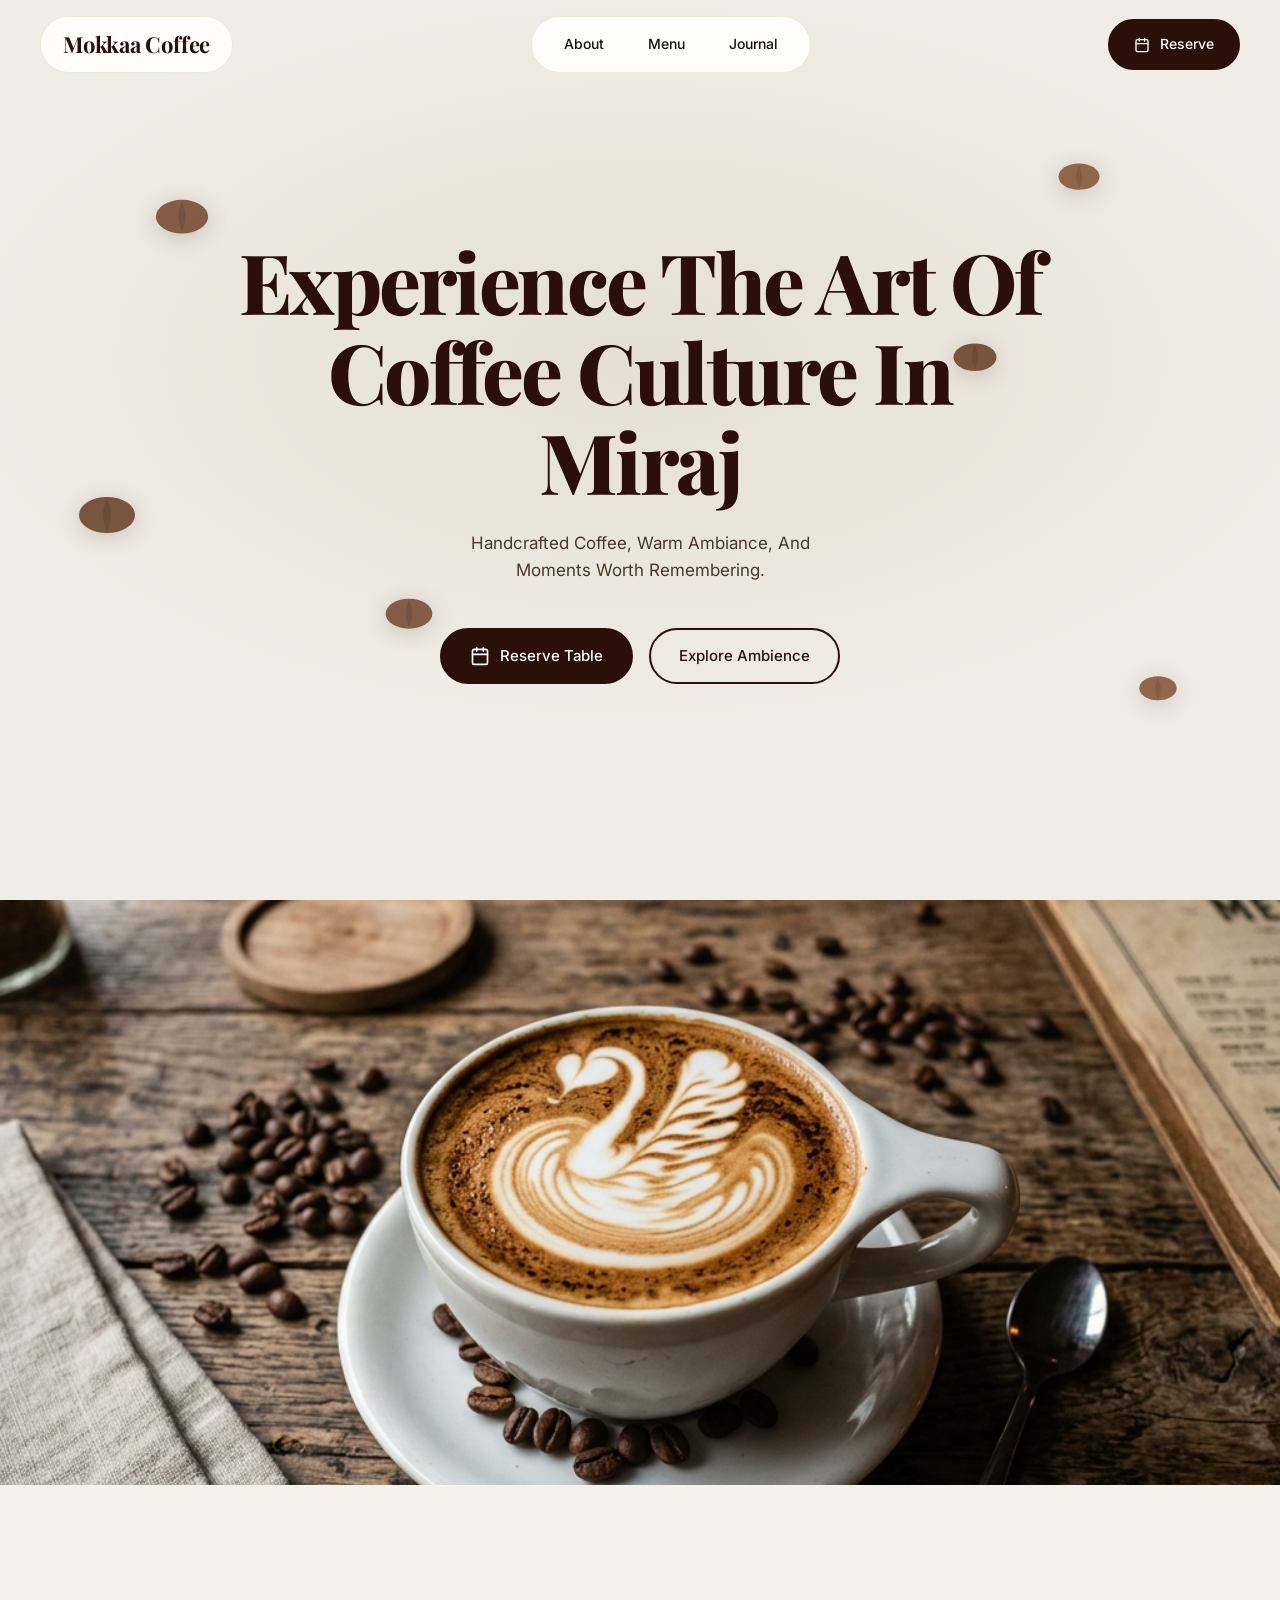
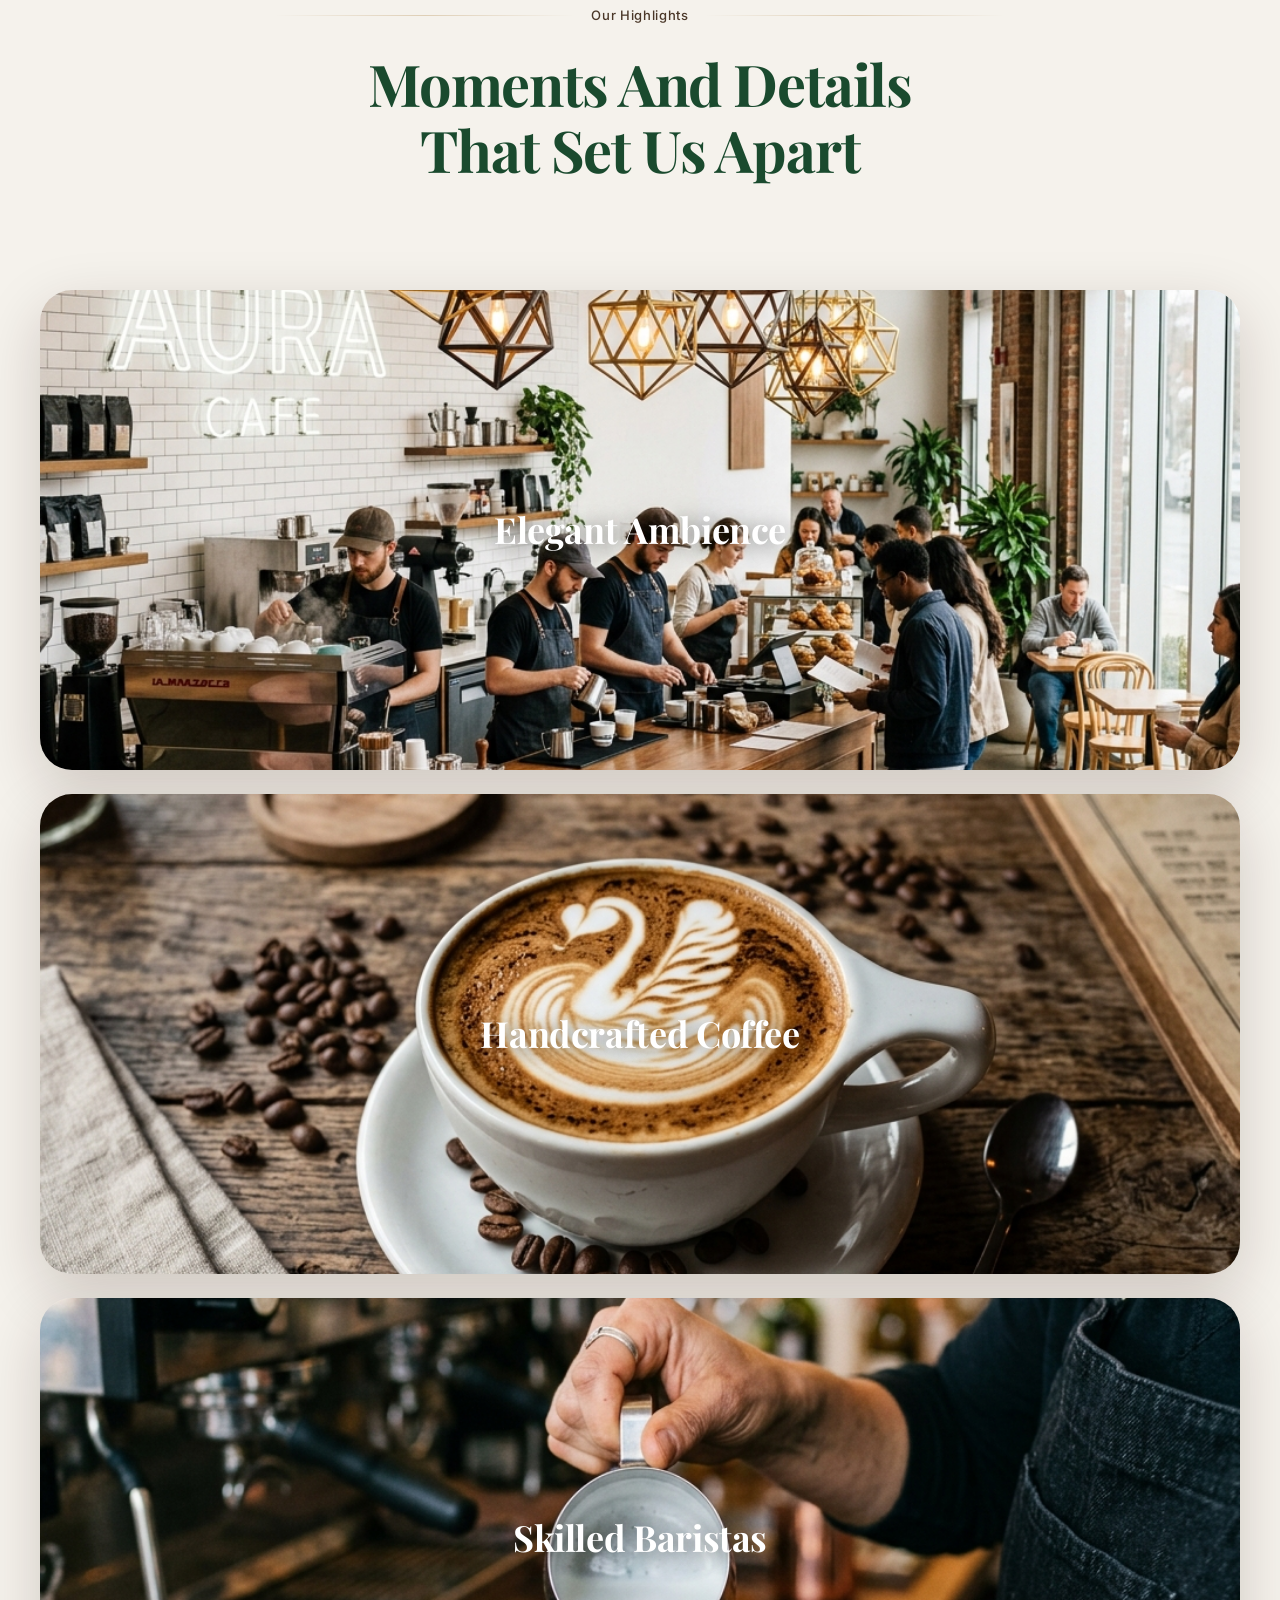
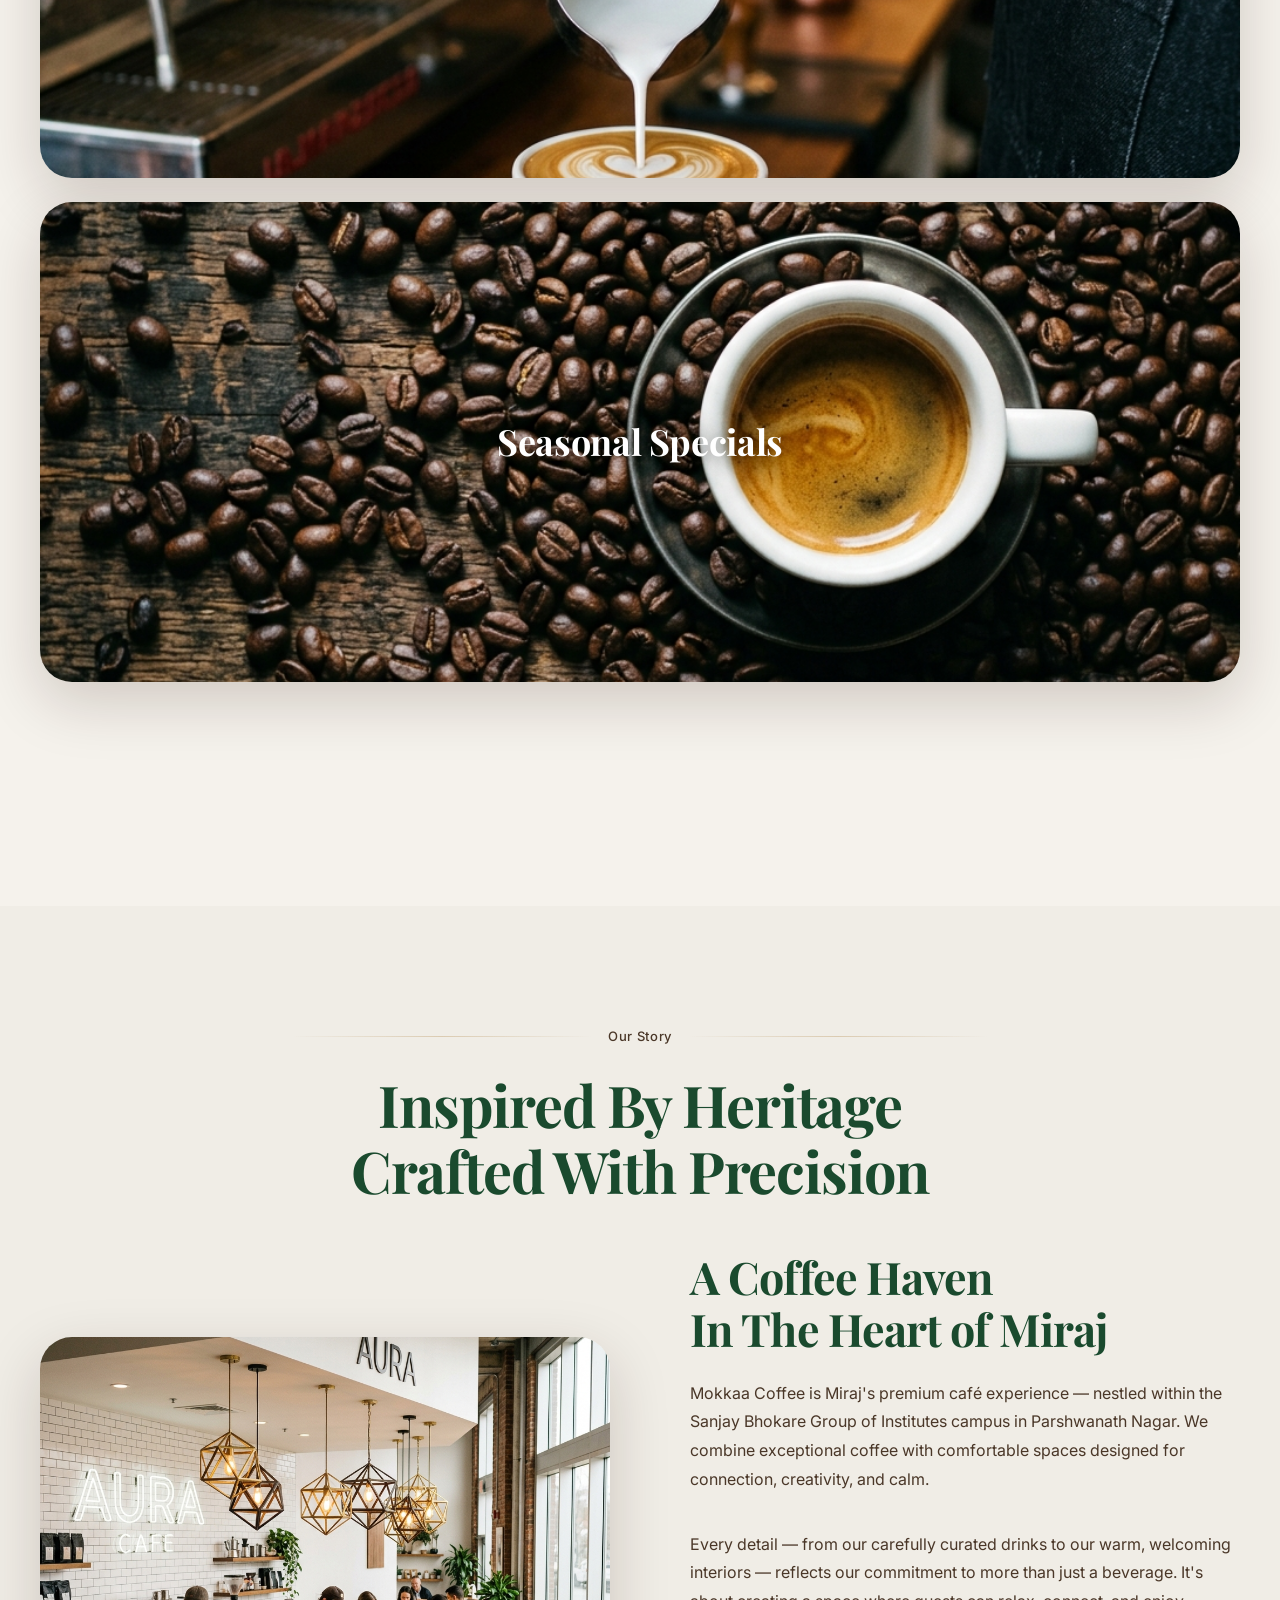
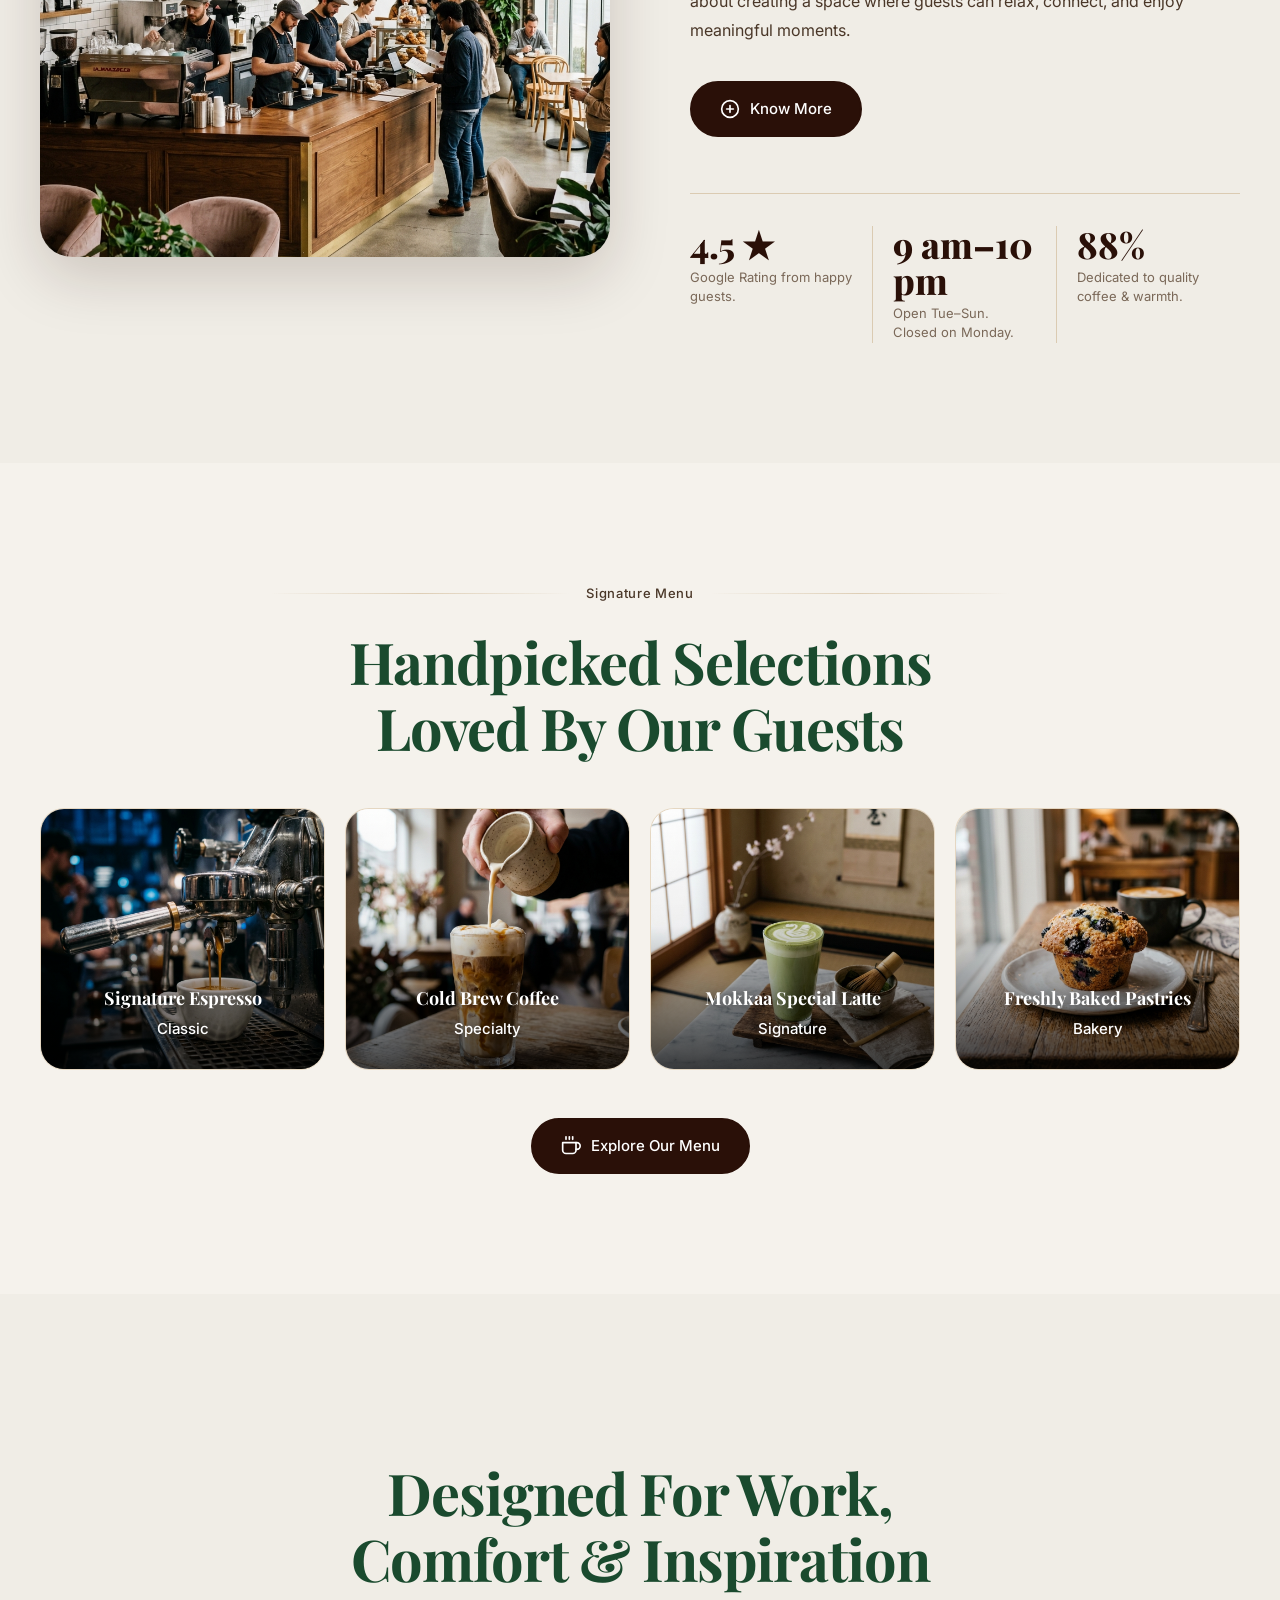
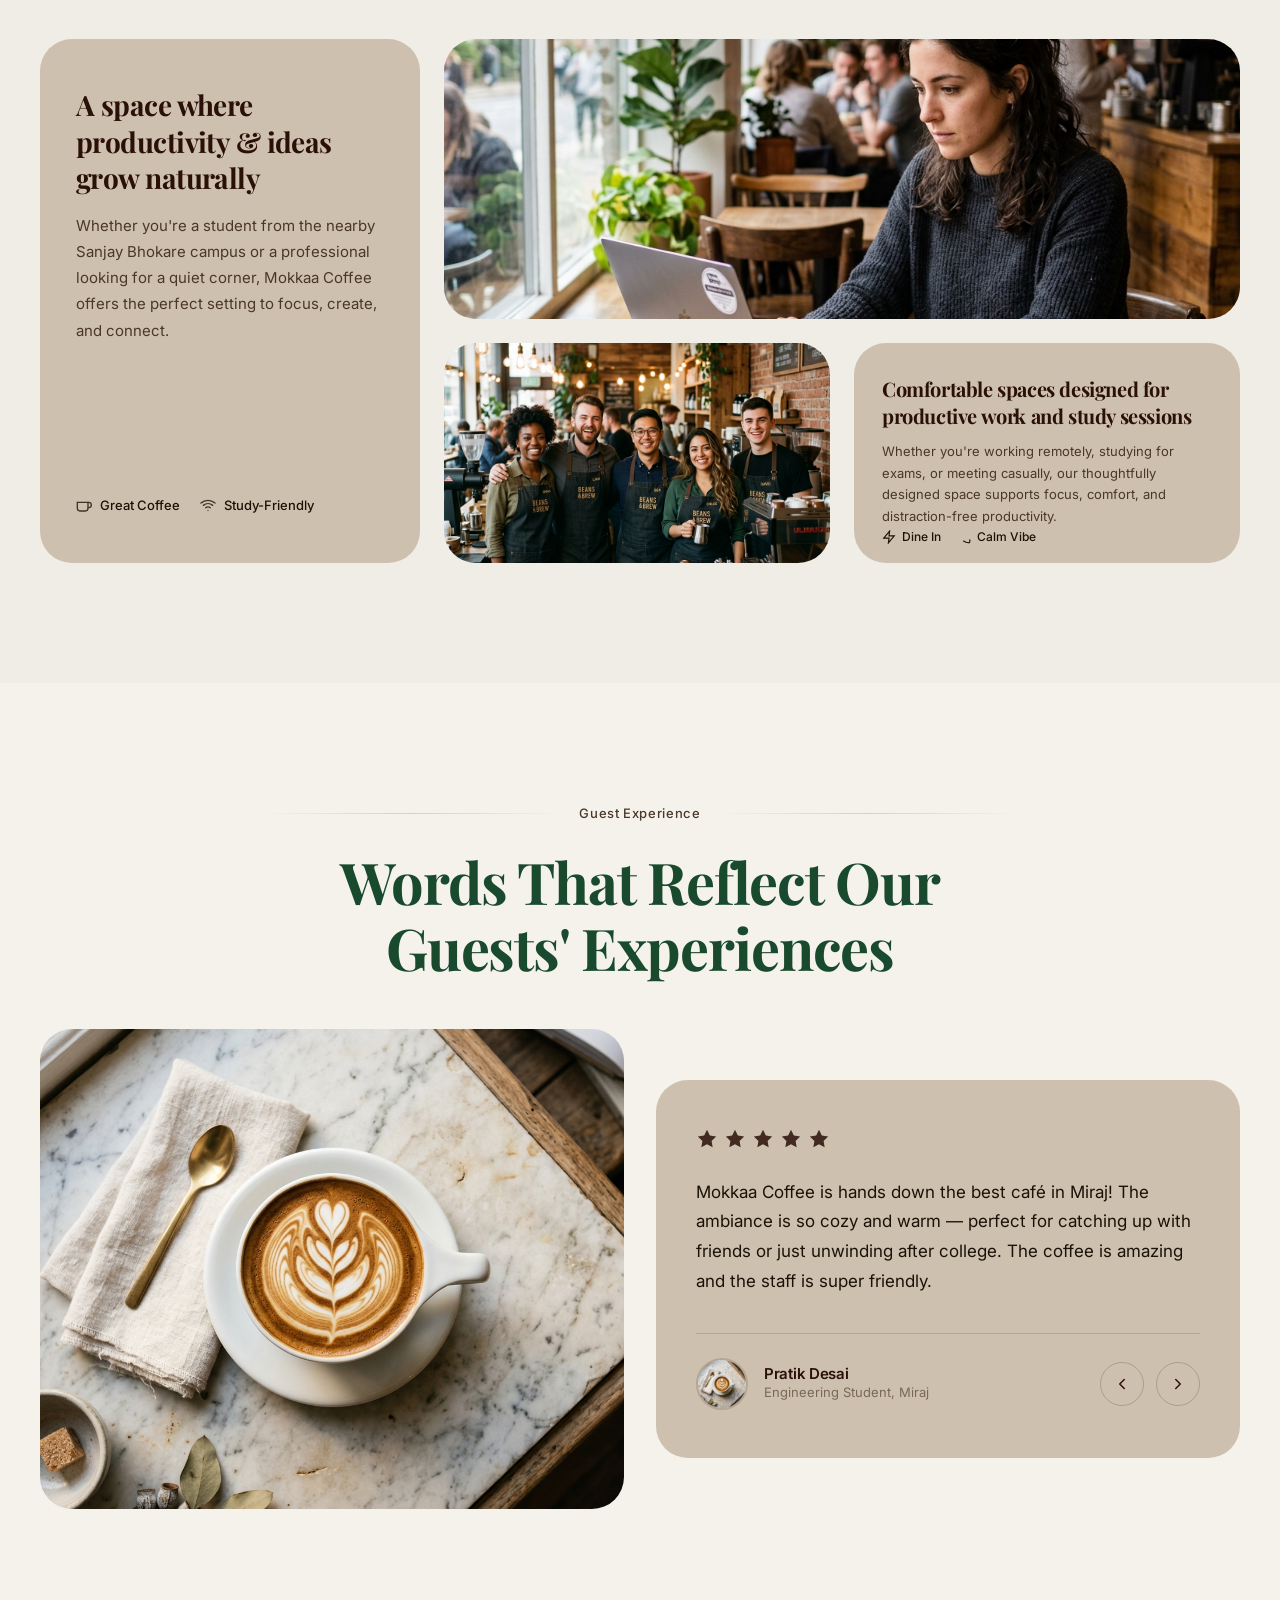
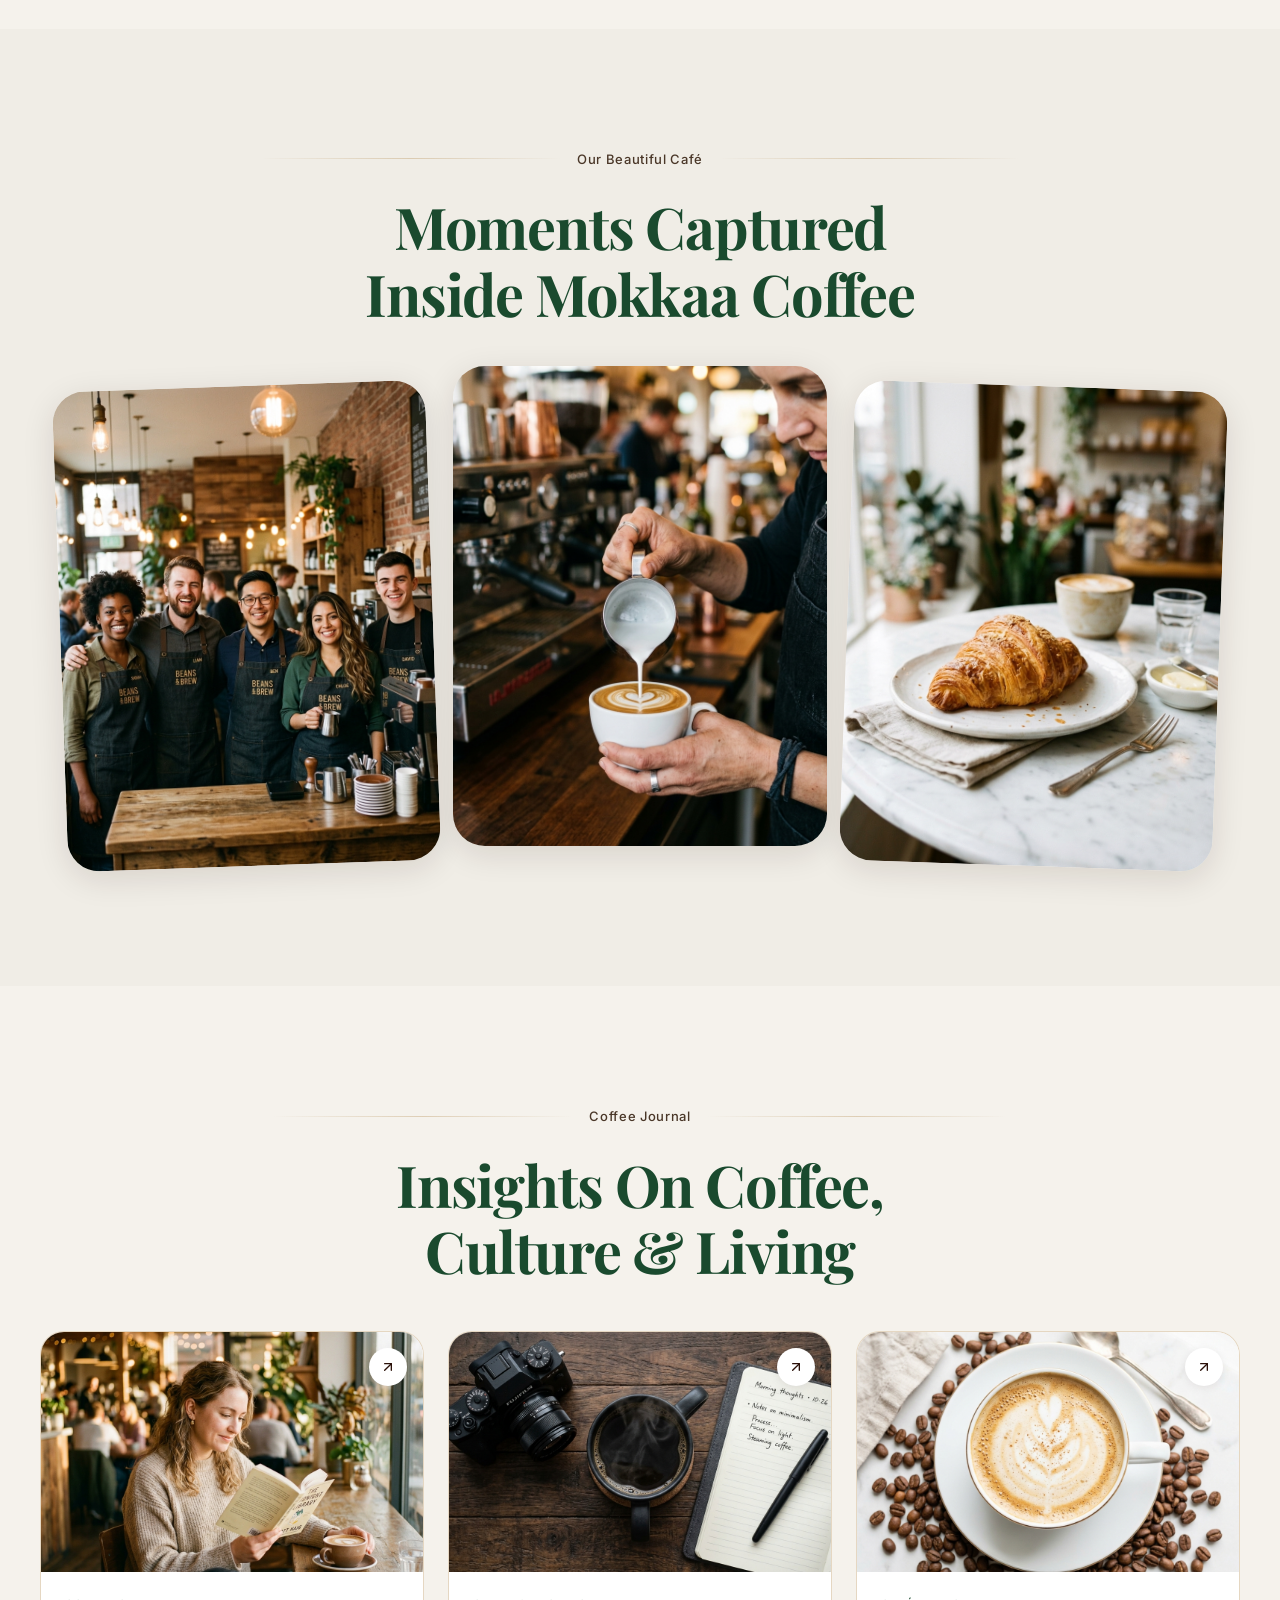
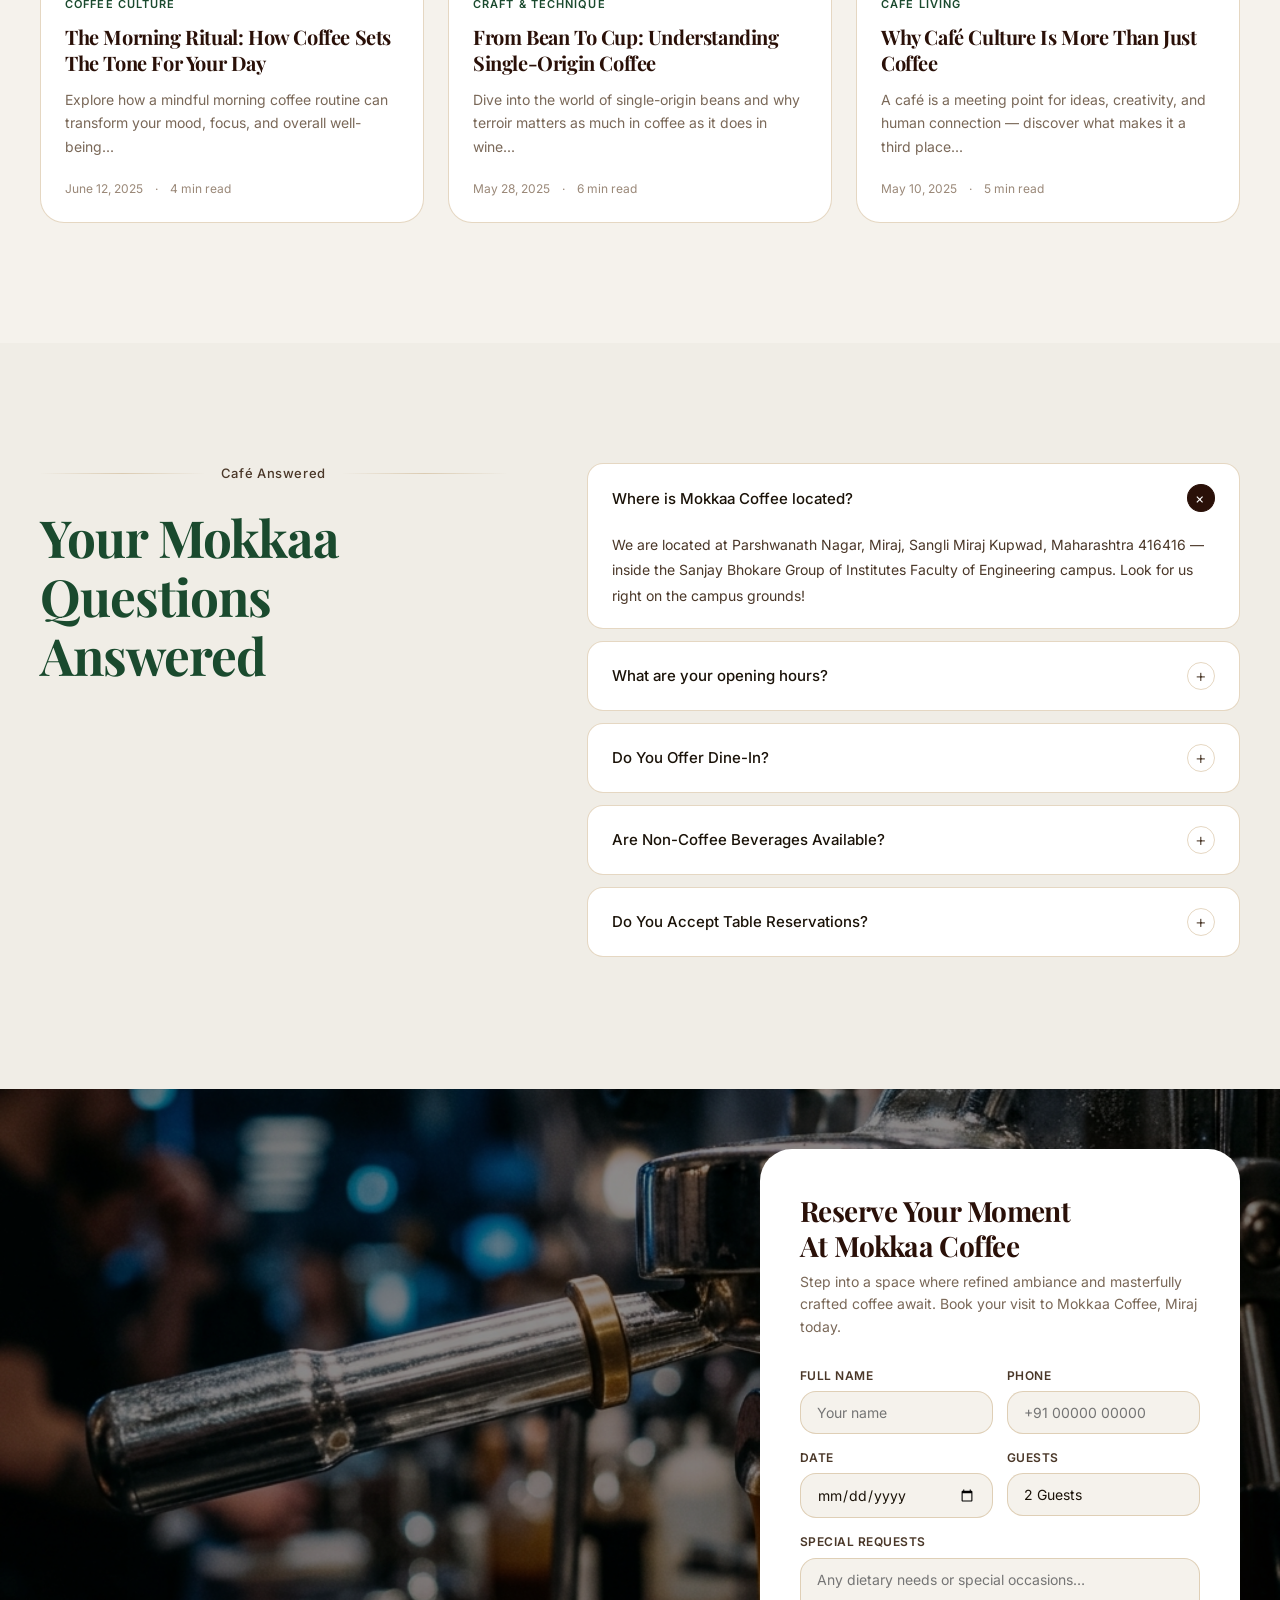
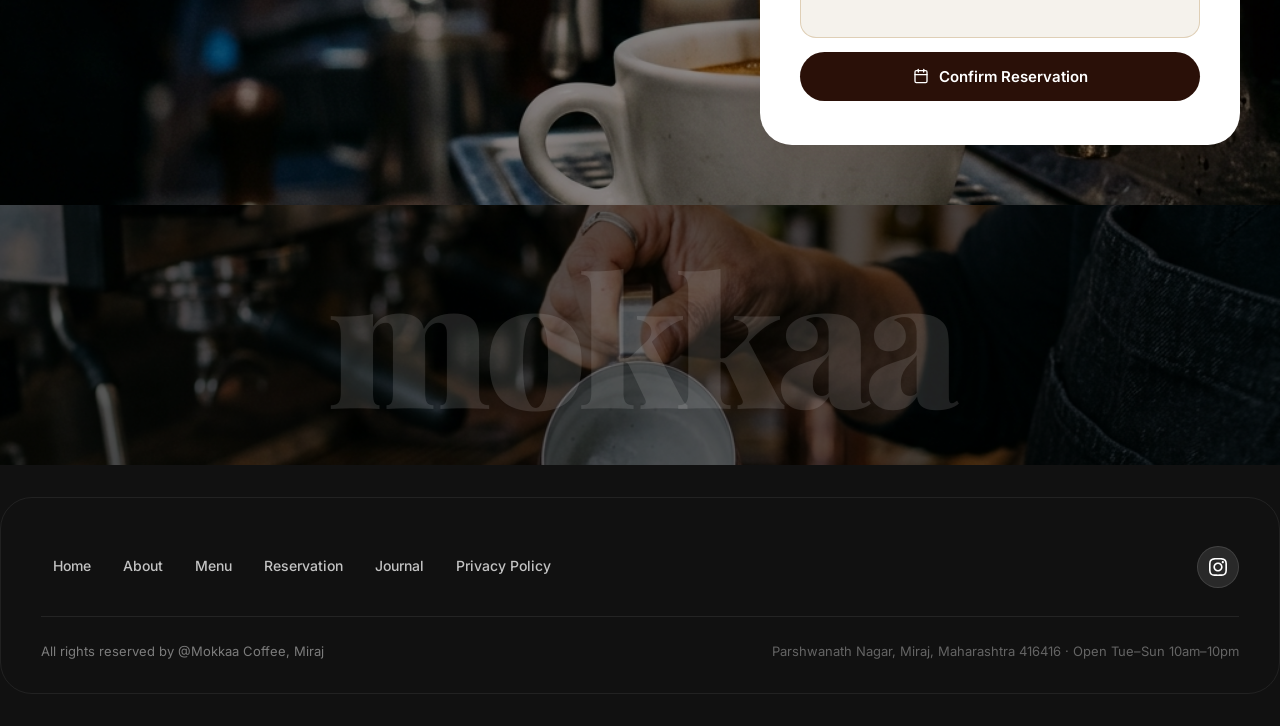
<file: index.html>
<!DOCTYPE html>
<html lang="en">
<head>
  <meta charset="UTF-8">
  <meta name="viewport" content="width=device-width, initial-scale=1.0">
  <meta name="description" content="Mokkaa Coffee — A premium café in Miraj, Maharashtra. Handcrafted coffee, warm ambiance, and moments worth remembering. Located inside Sanjay Bhokare Group of Institutes, Parshwanath Nagar.">
  <title>Mokkaa Coffee — Experience The Art Of Coffee Culture | Miraj</title>

  <!-- Google Fonts -->
  <link rel="preconnect" href="https://fonts.googleapis.com">
  <link rel="preconnect" href="https://fonts.gstatic.com" crossorigin>
  <link href="https://fonts.googleapis.com/css2?family=Playfair+Display:wght@400;600;700;800;900&family=Inter:wght@300;400;500;600&display=swap" rel="stylesheet">

  <!-- CSS -->
  <link rel="stylesheet" href="css/variables.css">
  <link rel="stylesheet" href="css/base.css">
  <link rel="stylesheet" href="css/navbar.css">
  <link rel="stylesheet" href="css/sections.css">
  <link rel="stylesheet" href="css/footer.css">
</head>
<body>

<!-- ===== NAVBAR ===== -->
<nav class="navbar" id="navbar" role="navigation" aria-label="Main navigation">
  <a href="index.html" class="navbar-logo" aria-label="Mokkaa Coffee home">Mokkaa Coffee</a>

  <div class="navbar-nav" role="menubar">
    <a href="about.html" role="menuitem">About</a>
    <a href="menu.html" role="menuitem">Menu</a>
    <a href="blog.html" role="menuitem">Journal</a>
  </div>

  <a href="reservation.html" class="navbar-cta" id="nav-reserve-btn">
    <svg viewBox="0 0 24 24" fill="none" stroke="currentColor" stroke-width="2" stroke-linecap="round" stroke-linejoin="round">
      <rect x="3" y="4" width="18" height="18" rx="2"/><line x1="16" y1="2" x2="16" y2="6"/><line x1="8" y1="2" x2="8" y2="6"/><line x1="3" y1="10" x2="21" y2="10"/>
    </svg>
    Reserve
  </a>

  <button class="navbar-toggle" id="nav-toggle" aria-label="Toggle mobile menu" aria-expanded="false">
    <span></span><span></span><span></span>
  </button>
</nav>

<!-- Mobile Menu -->
<div class="mobile-menu" id="mobile-menu" role="dialog" aria-modal="true" aria-label="Mobile navigation">
  <button class="mobile-menu-close" id="mobile-menu-close" aria-label="Close menu">
    <svg viewBox="0 0 24 24" fill="none" stroke-width="2" stroke-linecap="round"><line x1="18" y1="6" x2="6" y2="18"/><line x1="6" y1="6" x2="18" y2="18"/></svg>
  </button>
  <a href="index.html">Home</a>
  <a href="about.html">About</a>
  <a href="menu.html">Menu</a>
  <a href="blog.html">Journal</a>
  <a href="reservation.html">Reserve</a>
</div>


<!-- ===== HERO ===== -->
<section class="hero" id="hero" aria-label="Hero">
  <div class="hero-bg-blur"></div>

  <!-- Floating Coffee Beans (SVG-based) -->
  <svg class="coffee-bean-img bean-1" viewBox="0 0 60 40" xmlns="http://www.w3.org/2000/svg" aria-hidden="true">
    <ellipse cx="30" cy="20" rx="28" ry="18" fill="#6B3A1F" rx="14"/>
    <path d="M30 4 Q38 20 30 36 Q22 20 30 4Z" fill="#4A2510" opacity="0.6"/>
  </svg>
  <svg class="coffee-bean-img bean-2" viewBox="0 0 60 40" xmlns="http://www.w3.org/2000/svg" aria-hidden="true">
    <ellipse cx="30" cy="20" rx="28" ry="18" fill="#7A4525"/>
    <path d="M30 4 Q38 20 30 36 Q22 20 30 4Z" fill="#5A3015" opacity="0.6"/>
  </svg>
  <svg class="coffee-bean-img bean-3" viewBox="0 0 60 40" xmlns="http://www.w3.org/2000/svg" aria-hidden="true">
    <ellipse cx="30" cy="20" rx="28" ry="18" fill="#5C3018"/>
    <path d="M30 4 Q38 20 30 36 Q22 20 30 4Z" fill="#3E1E0A" opacity="0.6"/>
  </svg>
  <svg class="coffee-bean-img bean-4" viewBox="0 0 60 40" xmlns="http://www.w3.org/2000/svg" aria-hidden="true">
    <ellipse cx="30" cy="20" rx="28" ry="18" fill="#7A4525"/>
    <path d="M30 4 Q38 20 30 36 Q22 20 30 4Z" fill="#5A3015" opacity="0.6"/>
  </svg>
  <svg class="coffee-bean-img bean-5" viewBox="0 0 60 40" xmlns="http://www.w3.org/2000/svg" aria-hidden="true">
    <ellipse cx="30" cy="20" rx="28" ry="18" fill="#6B3A1F"/>
    <path d="M30 4 Q38 20 30 36 Q22 20 30 4Z" fill="#4A2510" opacity="0.6"/>
  </svg>
  <svg class="coffee-bean-img bean-6" viewBox="0 0 60 40" xmlns="http://www.w3.org/2000/svg" aria-hidden="true">
    <ellipse cx="30" cy="20" rx="28" ry="18" fill="#5C3018"/>
    <path d="M30 4 Q38 20 30 36 Q22 20 30 4Z" fill="#3E1E0A" opacity="0.6"/>
  </svg>

  <div class="hero-content">
    <h1 class="reveal">Experience The Art Of<br>Coffee Culture In Miraj</h1>
    <p class="hero-sub reveal reveal-delay-1">Handcrafted Coffee, Warm Ambiance, And<br>Moments Worth Remembering.</p>
    <div class="hero-buttons reveal reveal-delay-2">
      <a href="reservation.html" class="btn btn-primary" id="hero-reserve-btn">
        <svg class="btn-icon" viewBox="0 0 24 24" fill="none" stroke="currentColor" stroke-width="2" stroke-linecap="round" stroke-linejoin="round">
          <rect x="3" y="4" width="18" height="18" rx="2"/><line x1="16" y1="2" x2="16" y2="6"/><line x1="8" y1="2" x2="8" y2="6"/><line x1="3" y1="10" x2="21" y2="10"/>
        </svg>
        Reserve Table
      </a>
      <a href="about.html" class="btn btn-secondary" id="hero-explore-btn">Explore Ambience</a>
    </div>
  </div>
</section>


<!-- ===== FULL-WIDTH LATTE PHOTO ===== -->
<div class="photo-break" aria-hidden="true">
  <img src="assets/images/hero_latte.png" alt="Artisan latte art closeup" loading="eager">
</div>


<!-- ===== HIGHLIGHTS (STACKING CARDS) ===== -->
<section class="highlights-section" id="highlights" aria-label="Our Highlights">
  <div class="highlights-header">
    <p class="section-label">Our Highlights</p>
    <h2 class="section-heading reveal">Moments And Details<br>That Set Us Apart</h2>
  </div>

  <div class="stacking-cards-wrapper">
    <div class="stacking-cards-container">

      <div class="stack-card reveal">
        <img src="assets/images/cafe_interior.png" alt="Elegant Mokkaa Coffee Ambience" loading="lazy">
        <span class="stack-card-label">Elegant Ambience</span>
      </div>

      <div class="stack-card reveal reveal-delay-1">
        <img src="assets/images/hero_latte.png" alt="Handcrafted Coffee at Mokkaa" loading="lazy">
        <span class="stack-card-label">Handcrafted Coffee</span>
      </div>

      <div class="stack-card reveal reveal-delay-2">
        <img src="assets/images/barista_craft.png" alt="Skilled Baristas at Mokkaa Coffee" loading="lazy">
        <span class="stack-card-label">Skilled Baristas</span>
      </div>

      <div class="stack-card reveal reveal-delay-3">
        <img src="assets/images/coffee_beans_seasonal.png" alt="Seasonal Specials at Mokkaa" loading="lazy">
        <span class="stack-card-label">Seasonal Specials</span>
      </div>

    </div>
  </div>
</section>


<!-- ===== HERITAGE ===== -->
<section class="heritage-section section" id="heritage" aria-label="Our Heritage">
  <div class="container">
    <p class="section-label reveal">Our Story</p>
    <h2 class="section-heading reveal">Inspired By Heritage<br>Crafted With Precision</h2>

    <div class="heritage-grid">
      <div class="heritage-image reveal">
        <img src="assets/images/cafe_interior.png" alt="Mokkaa Coffee beautiful café interior" loading="lazy">
      </div>

      <div class="heritage-content reveal reveal-delay-1">
        <h2>A Coffee Haven<br>In The Heart of Miraj</h2>
        <p>Mokkaa Coffee is Miraj's premium café experience — nestled within the Sanjay Bhokare Group of Institutes campus in Parshwanath Nagar. We combine exceptional coffee with comfortable spaces designed for connection, creativity, and calm.</p>
        <p>Every detail — from our carefully curated drinks to our warm, welcoming interiors — reflects our commitment to more than just a beverage. It's about creating a space where guests can relax, connect, and enjoy meaningful moments.</p>

        <a href="about.html" class="btn btn-primary" id="heritage-know-more-btn" style="margin-bottom: 48px;">
          <svg class="btn-icon" viewBox="0 0 24 24" fill="none" stroke="currentColor" stroke-width="2" stroke-linecap="round" stroke-linejoin="round">
            <circle cx="12" cy="12" r="10"/><line x1="12" y1="8" x2="12" y2="16"/><line x1="8" y1="12" x2="16" y2="12"/>
          </svg>
          Know More
        </a>

        <div class="heritage-stats">
          <div class="stat-item">
            <div class="stat-number" data-target="4" data-suffix=".5 ★">4.5 ★</div>
            <div class="stat-label">Google Rating from happy guests.</div>
          </div>
          <div class="stat-item">
            <div class="stat-number" data-target="10" data-suffix=" am–10 pm">10 am–10 pm</div>
            <div class="stat-label">Open Tue–Sun. Closed on Monday.</div>
          </div>
          <div class="stat-item">
            <div class="stat-number" data-target="100" data-suffix="%">100%</div>
            <div class="stat-label">Dedicated to quality coffee & warmth.</div>
          </div>
        </div>
      </div>
    </div>
  </div>
</section>


<!-- ===== SIGNATURE MENU ===== -->
<section class="menu-preview-section section" id="menu-preview" aria-label="Signature Menu">
  <div class="container">
    <p class="section-label reveal">Signature Menu</p>
    <h2 class="section-heading reveal">Handpicked Selections<br>Loved By Our Guests</h2>

    <div class="menu-cards-grid">

      <div class="menu-card reveal">
        <div class="menu-card-image">
          <img src="assets/images/espresso_shot.png" alt="Signature Espresso" loading="lazy">
          <div class="menu-card-overlay"></div>
          <div class="menu-card-name">Signature Espresso</div>
          <div class="menu-card-price">Classic</div>
        </div>
      </div>

      <div class="menu-card reveal reveal-delay-1">
        <div class="menu-card-image">
          <img src="assets/images/vanilla_cold_brew.png" alt="Cold Brew Coffee" loading="lazy">
          <div class="menu-card-overlay"></div>
          <div class="menu-card-name">Cold Brew Coffee</div>
          <div class="menu-card-price">Specialty</div>
        </div>
      </div>

      <div class="menu-card reveal reveal-delay-2">
        <div class="menu-card-image">
          <img src="assets/images/matcha_latte.png" alt="Mokkaa Special Latte" loading="lazy">
          <div class="menu-card-overlay"></div>
          <div class="menu-card-name">Mokkaa Special Latte</div>
          <div class="menu-card-price">Signature</div>
        </div>
      </div>

      <div class="menu-card reveal reveal-delay-3">
        <div class="menu-card-image">
          <img src="assets/images/blueberry_muffin.png" alt="Freshly Baked Pastries" loading="lazy">
          <div class="menu-card-overlay"></div>
          <div class="menu-card-name">Freshly Baked Pastries</div>
          <div class="menu-card-price">Bakery</div>
        </div>
      </div>

    </div>

    <div class="menu-preview-cta reveal">
      <a href="menu.html" class="btn btn-primary" id="explore-menu-btn">
        <svg class="btn-icon" viewBox="0 0 24 24" fill="none" stroke="currentColor" stroke-width="2" stroke-linecap="round" stroke-linejoin="round">
          <path d="M18 8h1a4 4 0 0 1 0 8h-1"/><path d="M2 8h16v9a4 4 0 0 1-4 4H6a4 4 0 0 1-4-4V8z"/><line x1="6" y1="1" x2="6" y2="4"/><line x1="10" y1="1" x2="10" y2="4"/><line x1="14" y1="1" x2="14" y2="4"/>
        </svg>
        Explore Our Menu
      </a>
    </div>
  </div>
</section>


<!-- ===== WORKSPACE SECTION ===== -->
<section class="workspace-section section" id="workspace" aria-label="Café Workspace">
  <div class="container">
    <p class="section-label reveal">Café Workspace</p>
    <h2 class="section-heading reveal">Designed For Work,<br>Comfort &amp; Inspiration</h2>

    <div class="workspace-grid">
      <!-- Left card -->
      <div class="workspace-info-card reveal">
        <div>
          <h3>A space where productivity &amp; ideas grow naturally</h3>
          <p>Whether you're a student from the nearby Sanjay Bhokare campus or a professional looking for a quiet corner, Mokkaa Coffee offers the perfect setting to focus, create, and connect.</p>
        </div>
        <div class="workspace-badges">
          <span class="workspace-badge">
            <svg viewBox="0 0 24 24" fill="none" stroke="currentColor" stroke-width="2" stroke-linecap="round">
              <path d="M18 8h1a4 4 0 0 1 0 8h-1"/><path d="M2 8h16v9a4 4 0 0 1-4 4H6a4 4 0 0 1-4-4V8z"/>
            </svg>
            Great Coffee
          </span>
          <span class="workspace-badge">
            <svg viewBox="0 0 24 24" fill="none" stroke="currentColor" stroke-width="2" stroke-linecap="round">
              <path d="M5 12.55a11 11 0 0 1 14.08 0"/><path d="M1.42 9a16 16 0 0 1 21.16 0"/><path d="M8.53 16.11a6 6 0 0 1 6.95 0"/><line x1="12" y1="20" x2="12.01" y2="20"/>
            </svg>
            Study-Friendly
          </span>
        </div>
      </div>

      <!-- Right stacked images -->
      <div class="workspace-right">
        <div class="workspace-hero-image reveal reveal-delay-1">
          <img src="assets/images/cafe_workspace.png" alt="Person working at Mokkaa Coffee" loading="lazy">
        </div>
        <div class="workspace-bottom">
          <div class="workspace-feature-image reveal reveal-delay-2">
            <img src="assets/images/cafe_team.png" alt="Collaborative café workspace" loading="lazy">
          </div>
          <div class="workspace-text-card reveal reveal-delay-3">
            <div>
              <h4>Comfortable spaces designed for productive work and study sessions</h4>
              <p>Whether you're working remotely, studying for exams, or meeting casually, our thoughtfully designed space supports focus, comfort, and distraction-free productivity.</p>
            </div>
            <div class="workspace-text-card-badges">
              <span class="workspace-text-card-badge">
                <svg viewBox="0 0 24 24" fill="none" stroke="currentColor" stroke-width="2" stroke-linecap="round" style="width:14px;height:14px;">
                  <polygon points="13 2 3 14 12 14 11 22 21 10 12 10 13 2"/>
                </svg>
                Dine In
              </span>
              <span class="workspace-text-card-badge">
                <svg viewBox="0 0 24 24" fill="none" stroke="currentColor" stroke-width="2" stroke-linecap="round" style="width:14px;height:14px;">
                  <path d="M22 16.92v3a2 2 0 0 1-2.18 2 19.79 19.79 0 0 1-8.63-3.07"/>
                </svg>
                Calm Vibe
              </span>
            </div>
          </div>
        </div>
      </div>
    </div>
  </div>
</section>


<!-- ===== TESTIMONIALS ===== -->
<section class="testimonials-section section" id="testimonials" aria-label="Guest Experience">
  <div class="container">
    <p class="section-label reveal">Guest Experience</p>
    <h2 class="section-heading reveal">Words That Reflect Our<br>Guests' Experiences</h2>

    <div class="testimonials-layout">
      <div class="testimonial-image reveal">
        <img src="assets/images/testimonial_coffee.png" alt="Coffee cup at Mokkaa Coffee" loading="lazy">
      </div>

      <!-- Testimonial card — rendered by carousel.js -->
      <div class="testimonial-card reveal reveal-delay-1">
        <!-- Populated by JS -->
        <div style="display:flex;align-items:center;justify-content:center;height:200px;color:var(--text-muted);font-size:14px;">
          Loading reviews…
        </div>
      </div>
    </div>
  </div>
</section>


<!-- ===== GALLERY ===== -->
<section class="gallery-section section" id="gallery" aria-label="Our Beautiful Café">
  <div class="container">
    <div class="gallery-header">
      <p class="section-label reveal">Our Beautiful Café</p>
      <h2 class="section-heading reveal">Moments Captured<br>Inside Mokkaa Coffee</h2>
    </div>
  </div>

  <div class="gallery-grid">
    <div class="gallery-card reveal">
      <img src="assets/images/cafe_team.png" alt="Mokkaa Coffee team" loading="lazy">
    </div>
    <div class="gallery-card reveal reveal-delay-1">
      <img src="assets/images/barista_craft.png" alt="Barista crafting at Mokkaa Coffee" loading="lazy">
    </div>
    <div class="gallery-card reveal reveal-delay-2">
      <img src="assets/images/croissant_plate.png" alt="Freshly baked pastries at Mokkaa" loading="lazy">
    </div>
  </div>
</section>


<!-- ===== BLOG / COFFEE JOURNAL ===== -->
<section class="blog-section section" id="blog" aria-label="Coffee Journal">
  <div class="container">
    <p class="section-label reveal">Coffee Journal</p>
    <h2 class="section-heading reveal">Insights On Coffee,<br>Culture &amp; Living</h2>

    <div class="blog-grid">

      <article class="blog-card reveal">
        <div class="blog-card-image">
          <img src="assets/images/cafe_blog1.png" alt="Morning coffee ritual" loading="lazy">
          <a href="blog.html" class="blog-card-arrow" aria-label="Read article">
            <svg viewBox="0 0 24 24" fill="none" stroke-width="2" stroke-linecap="round" stroke-linejoin="round">
              <line x1="7" y1="17" x2="17" y2="7"/><polyline points="7 7 17 7 17 17"/>
            </svg>
          </a>
        </div>
        <div class="blog-card-body">
          <p class="blog-card-tag">Coffee Culture</p>
          <h3 class="blog-card-title">The Morning Ritual: How Coffee Sets The Tone For Your Day</h3>
          <p class="blog-card-excerpt">Explore how a mindful morning coffee routine can transform your mood, focus, and overall well-being...</p>
          <div class="blog-card-meta"><span>June 12, 2025</span><span>·</span><span>4 min read</span></div>
        </div>
      </article>

      <article class="blog-card reveal reveal-delay-1">
        <div class="blog-card-image">
          <img src="assets/images/cafe_blog2.png" alt="Coffee beans and gear" loading="lazy">
          <a href="blog.html" class="blog-card-arrow" aria-label="Read article">
            <svg viewBox="0 0 24 24" fill="none" stroke-width="2" stroke-linecap="round" stroke-linejoin="round">
              <line x1="7" y1="17" x2="17" y2="7"/><polyline points="7 7 17 7 17 17"/>
            </svg>
          </a>
        </div>
        <div class="blog-card-body">
          <p class="blog-card-tag">Craft &amp; Technique</p>
          <h3 class="blog-card-title">From Bean To Cup: Understanding Single-Origin Coffee</h3>
          <p class="blog-card-excerpt">Dive into the world of single-origin beans and why terroir matters as much in coffee as it does in wine...</p>
          <div class="blog-card-meta"><span>May 28, 2025</span><span>·</span><span>6 min read</span></div>
        </div>
      </article>

      <article class="blog-card reveal reveal-delay-2">
        <div class="blog-card-image">
          <img src="assets/images/cafe_blog3.png" alt="Latte art surrounded by coffee beans" loading="lazy">
          <a href="blog.html" class="blog-card-arrow" aria-label="Read article">
            <svg viewBox="0 0 24 24" fill="none" stroke-width="2" stroke-linecap="round" stroke-linejoin="round">
              <line x1="7" y1="17" x2="17" y2="7"/><polyline points="7 7 17 7 17 17"/>
            </svg>
          </a>
        </div>
        <div class="blog-card-body">
          <p class="blog-card-tag">Café Living</p>
          <h3 class="blog-card-title">Why Café Culture Is More Than Just Coffee</h3>
          <p class="blog-card-excerpt">A café is a meeting point for ideas, creativity, and human connection — discover what makes it a third place...</p>
          <div class="blog-card-meta"><span>May 10, 2025</span><span>·</span><span>5 min read</span></div>
        </div>
      </article>

    </div>
  </div>
</section>


<!-- ===== FAQ ===== -->
<section class="faq-section section" id="faq" aria-label="Frequently Asked Questions">
  <div class="container">
    <div class="faq-layout">
      <div class="faq-left reveal">
        <p class="section-label" style="justify-content:flex-start;">
          <span>Café Answered</span>
        </p>
        <h2>Your Mokkaa<br>Questions<br>Answered</h2>
      </div>

      <div class="faq-list reveal reveal-delay-1">

        <div class="faq-item" id="faq-1">
          <button class="faq-question" aria-expanded="true" aria-controls="faq-answer-1">
            Where is Mokkaa Coffee located?
            <span class="faq-icon">+</span>
          </button>
          <div class="faq-answer" id="faq-answer-1" role="region">
            <div class="faq-answer-inner">We are located at Parshwanath Nagar, Miraj, Sangli Miraj Kupwad, Maharashtra 416416 — inside the Sanjay Bhokare Group of Institutes Faculty of Engineering campus. Look for us right on the campus grounds!</div>
          </div>
        </div>

        <div class="faq-item" id="faq-2">
          <button class="faq-question" aria-expanded="false" aria-controls="faq-answer-2">
            What are your opening hours?
            <span class="faq-icon">+</span>
          </button>
          <div class="faq-answer" id="faq-answer-2" role="region">
            <div class="faq-answer-inner">We are open Tuesday through Sunday from 10:00 AM to 10:00 PM. We are closed on Mondays. Visit our Google Maps listing or Instagram @mokkaaa.coffee for the latest updates on timings and special holiday hours.</div>
          </div>
        </div>

        <div class="faq-item" id="faq-3">
          <button class="faq-question" aria-expanded="false" aria-controls="faq-answer-3">
            Do You Offer Dine-In?
            <span class="faq-icon">+</span>
          </button>
          <div class="faq-answer" id="faq-answer-3" role="region">
            <div class="faq-answer-inner">Yes! Mokkaa Coffee offers a comfortable dine-in experience in a warm, beautifully designed space. Whether you're catching up with friends, studying, or simply enjoying a quiet cup — we have a spot for you.</div>
          </div>
        </div>

        <div class="faq-item" id="faq-4">
          <button class="faq-question" aria-expanded="false" aria-controls="faq-answer-4">
            Are Non-Coffee Beverages Available?
            <span class="faq-icon">+</span>
          </button>
          <div class="faq-answer" id="faq-answer-4" role="region">
            <div class="faq-answer-inner">Of course! Our menu features an extensive selection of specialty drinks beyond coffee. We believe every guest deserves an exceptional beverage experience, coffee lover or not.</div>
          </div>
        </div>

        <div class="faq-item" id="faq-5">
          <button class="faq-question" aria-expanded="false" aria-controls="faq-answer-5">
            Do You Accept Table Reservations?
            <span class="faq-icon">+</span>
          </button>
          <div class="faq-answer" id="faq-answer-5" role="region">
            <div class="faq-answer-inner">Yes, we welcome reservations for groups and special occasions. You can fill out our reservation form online, or reach out to us through Instagram @mokkaaa.coffee. Walk-ins are always welcome based on availability.</div>
          </div>
        </div>

      </div>
    </div>
  </div>
</section>


<!-- ===== RESERVE CTA SECTION ===== -->
<section class="reserve-section" id="reserve-cta" aria-label="Reserve a table">
  <div class="reserve-bg">
    <img src="assets/images/espresso_shot.png" alt="Espresso being pulled at Mokkaa Coffee" loading="lazy">
  </div>
  <div class="reserve-content container">
    <div class="reserve-form-card reveal">
      <h2>Reserve Your Moment<br>At Mokkaa Coffee</h2>
      <p>Step into a space where refined ambiance and masterfully crafted coffee await. Book your visit to Mokkaa Coffee, Miraj today.</p>

      <form id="reserve-form" novalidate>
        <div class="form-row">
          <div class="form-group">
            <label for="reserve-name">Full Name</label>
            <input type="text" id="reserve-name" name="name" placeholder="Your name" required autocomplete="name">
          </div>
          <div class="form-group">
            <label for="reserve-phone">Phone</label>
            <input type="tel" id="reserve-phone" name="phone" placeholder="+91 00000 00000" autocomplete="tel">
          </div>
        </div>

        <div class="form-row">
          <div class="form-group">
            <label for="reserve-date">Date</label>
            <input type="date" id="reserve-date" name="date" required>
          </div>
          <div class="form-group">
            <label for="reserve-guests">Guests</label>
            <select id="reserve-guests" name="guests">
              <option value="1">1 Guest</option>
              <option value="2" selected>2 Guests</option>
              <option value="3">3 Guests</option>
              <option value="4">4 Guests</option>
              <option value="5">5+ Guests</option>
            </select>
          </div>
        </div>

        <div class="form-group">
          <label for="reserve-special">Special Requests</label>
          <textarea id="reserve-special" name="special" placeholder="Any dietary needs or special occasions…"></textarea>
        </div>

        <button type="submit" class="form-submit" id="reserve-submit-btn">
          <svg style="width:16px;height:16px;" viewBox="0 0 24 24" fill="none" stroke="currentColor" stroke-width="2" stroke-linecap="round" stroke-linejoin="round">
            <rect x="3" y="4" width="18" height="18" rx="2"/><line x1="16" y1="2" x2="16" y2="6"/><line x1="8" y1="2" x2="8" y2="6"/><line x1="3" y1="10" x2="21" y2="10"/>
          </svg>
          Confirm Reservation
        </button>
      </form>
    </div>
  </div>
</section>


<!-- ===== FOOTER ===== -->
<footer class="footer" aria-label="Site footer">
  <div class="footer-brand-watermark" aria-hidden="true">
    <div class="footer-watermark-bg">
      <img src="assets/images/barista_craft.png" alt="" loading="lazy">
    </div>
    <span class="footer-watermark-text">mokkaa</span>
  </div>

  <div class="footer-main">
    <div class="footer-top">
      <nav class="footer-nav" aria-label="Footer navigation">
        <a href="index.html">Home</a>
        <a href="about.html">About</a>
        <a href="menu.html">Menu</a>
        <a href="reservation.html">Reservation</a>
        <a href="blog.html">Journal</a>
        <a href="#">Privacy Policy</a>
      </nav>

      <div class="footer-socials" aria-label="Social media links">
        <a href="https://www.instagram.com/mokkaaa.coffee" target="_blank" rel="noopener noreferrer" class="footer-social-btn" aria-label="Mokkaa Coffee on Instagram">
          <svg viewBox="0 0 24 24" xmlns="http://www.w3.org/2000/svg">
            <path d="M12 2.163c3.204 0 3.584.012 4.85.07 3.252.148 4.771 1.691 4.919 4.919.058 1.265.069 1.645.069 4.849 0 3.205-.012 3.584-.069 4.849-.149 3.225-1.664 4.771-4.919 4.919-1.266.058-1.644.07-4.85.07-3.204 0-3.584-.012-4.849-.07-3.26-.149-4.771-1.699-4.919-4.92-.058-1.265-.07-1.644-.07-4.849 0-3.204.013-3.583.07-4.849.149-3.227 1.664-4.771 4.919-4.919 1.266-.057 1.645-.069 4.849-.069zm0-2.163c-3.259 0-3.667.014-4.947.072-4.358.2-6.78 2.618-6.98 6.98-.059 1.281-.073 1.689-.073 4.948 0 3.259.014 3.668.072 4.948.2 4.358 2.618 6.78 6.98 6.98 1.281.058 1.689.072 4.948.072 3.259 0 3.668-.014 4.948-.072 4.354-.2 6.782-2.618 6.979-6.98.059-1.28.073-1.689.073-4.948 0-3.259-.014-3.667-.072-4.947-.196-4.354-2.617-6.78-6.979-6.98-1.281-.059-1.69-.073-4.949-.073zm0 5.838c-3.403 0-6.162 2.759-6.162 6.162s2.759 6.163 6.162 6.163 6.162-2.759 6.162-6.163c0-3.403-2.759-6.162-6.162-6.162zm0 10.162c-2.209 0-4-1.79-4-4 0-2.209 1.791-4 4-4s4 1.791 4 4c0 2.21-1.791 4-4 4zm6.406-11.845c-.796 0-1.441.645-1.441 1.44s.645 1.44 1.441 1.44c.795 0 1.439-.645 1.439-1.44s-.644-1.44-1.439-1.44z"/>
          </svg>
        </a>
      </div>
    </div>

    <div class="footer-bottom">
      <p class="footer-copy">All rights reserved by @Mokkaa Coffee, Miraj</p>
      <p class="footer-credit">Parshwanath Nagar, Miraj, Maharashtra 416416 · Open Tue–Sun 10am–10pm</p>
    </div>
  </div>
</footer>


<!-- ===== SCRIPTS ===== -->
<script src="js/main.js"></script>
<script src="js/carousel.js"></script>
<script src="js/faq.js"></script>

<script>
  // Set min date on reservation form
  const reserveDate = document.getElementById('reserve-date');
  if (reserveDate) {
    reserveDate.min = new Date().toISOString().split('T')[0];
  }

  // Form submission
  document.getElementById('reserve-form')?.addEventListener('submit', (e) => {
    e.preventDefault();
    const btn = document.getElementById('reserve-submit-btn');
    btn.textContent = '✓ Reservation Confirmed!';
    btn.style.background = 'var(--forest-green)';
    setTimeout(() => {
      btn.innerHTML = `<svg style="width:16px;height:16px;" viewBox="0 0 24 24" fill="none" stroke="currentColor" stroke-width="2" stroke-linecap="round" stroke-linejoin="round"><rect x="3" y="4" width="18" height="18" rx="2"/><line x1="16" y1="2" x2="16" y2="6"/><line x1="8" y1="2" x2="8" y2="6"/><line x1="3" y1="10" x2="21" y2="10"/></svg> Confirm Reservation`;
      btn.style.background = '';
    }, 3000);
  });
</script>

</body>
</html>
</file>
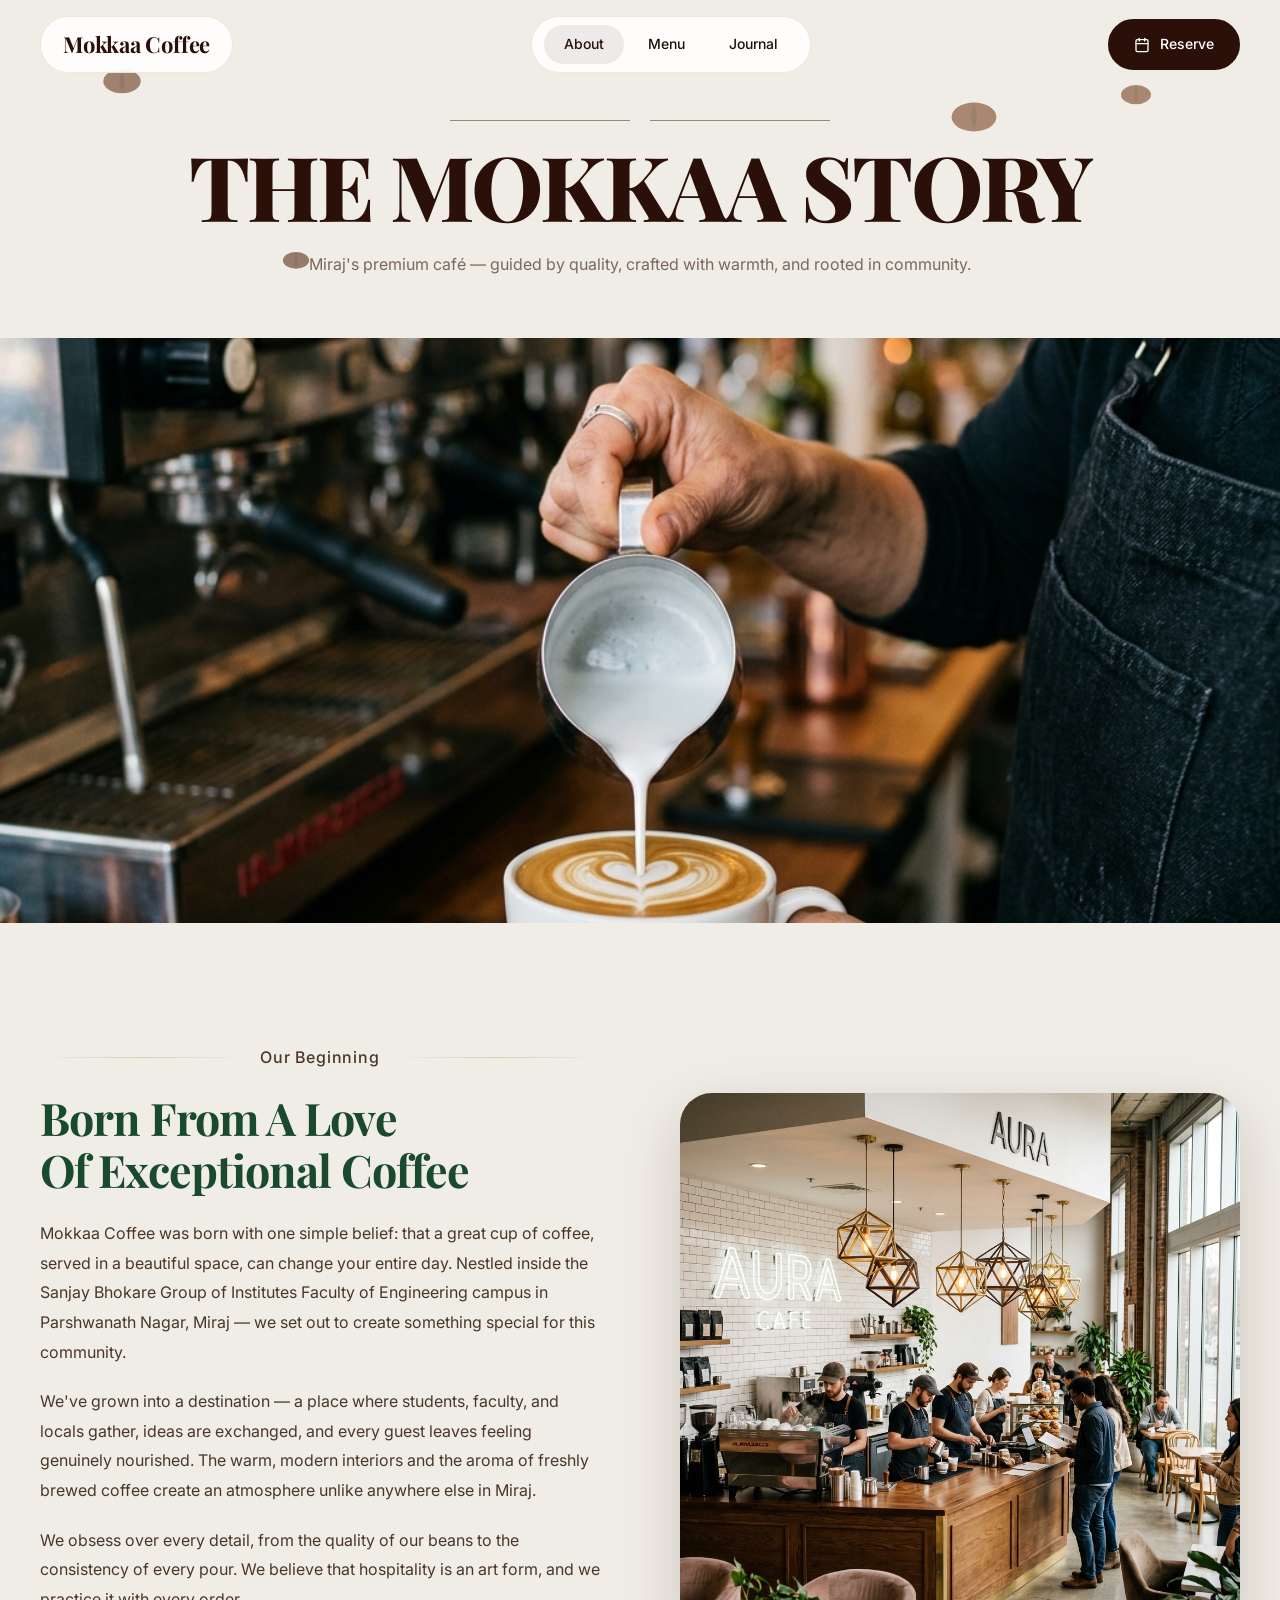
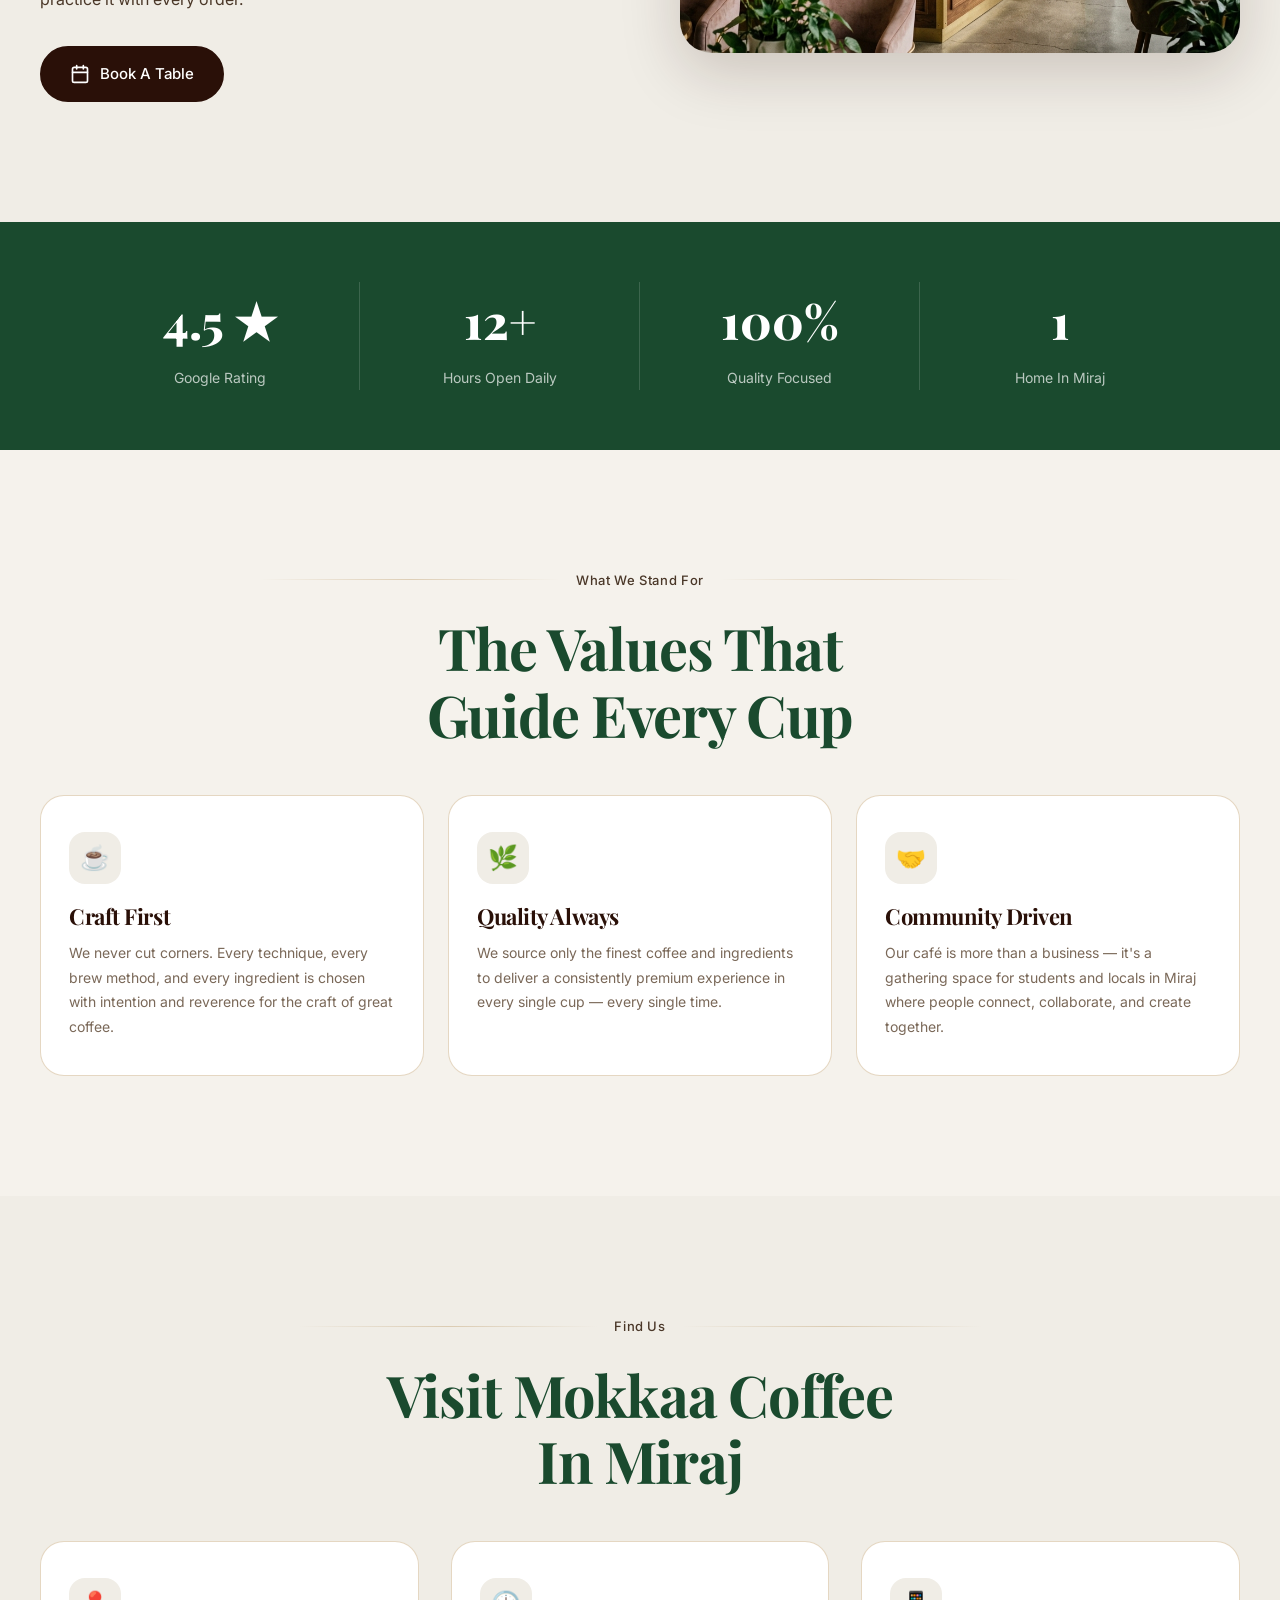
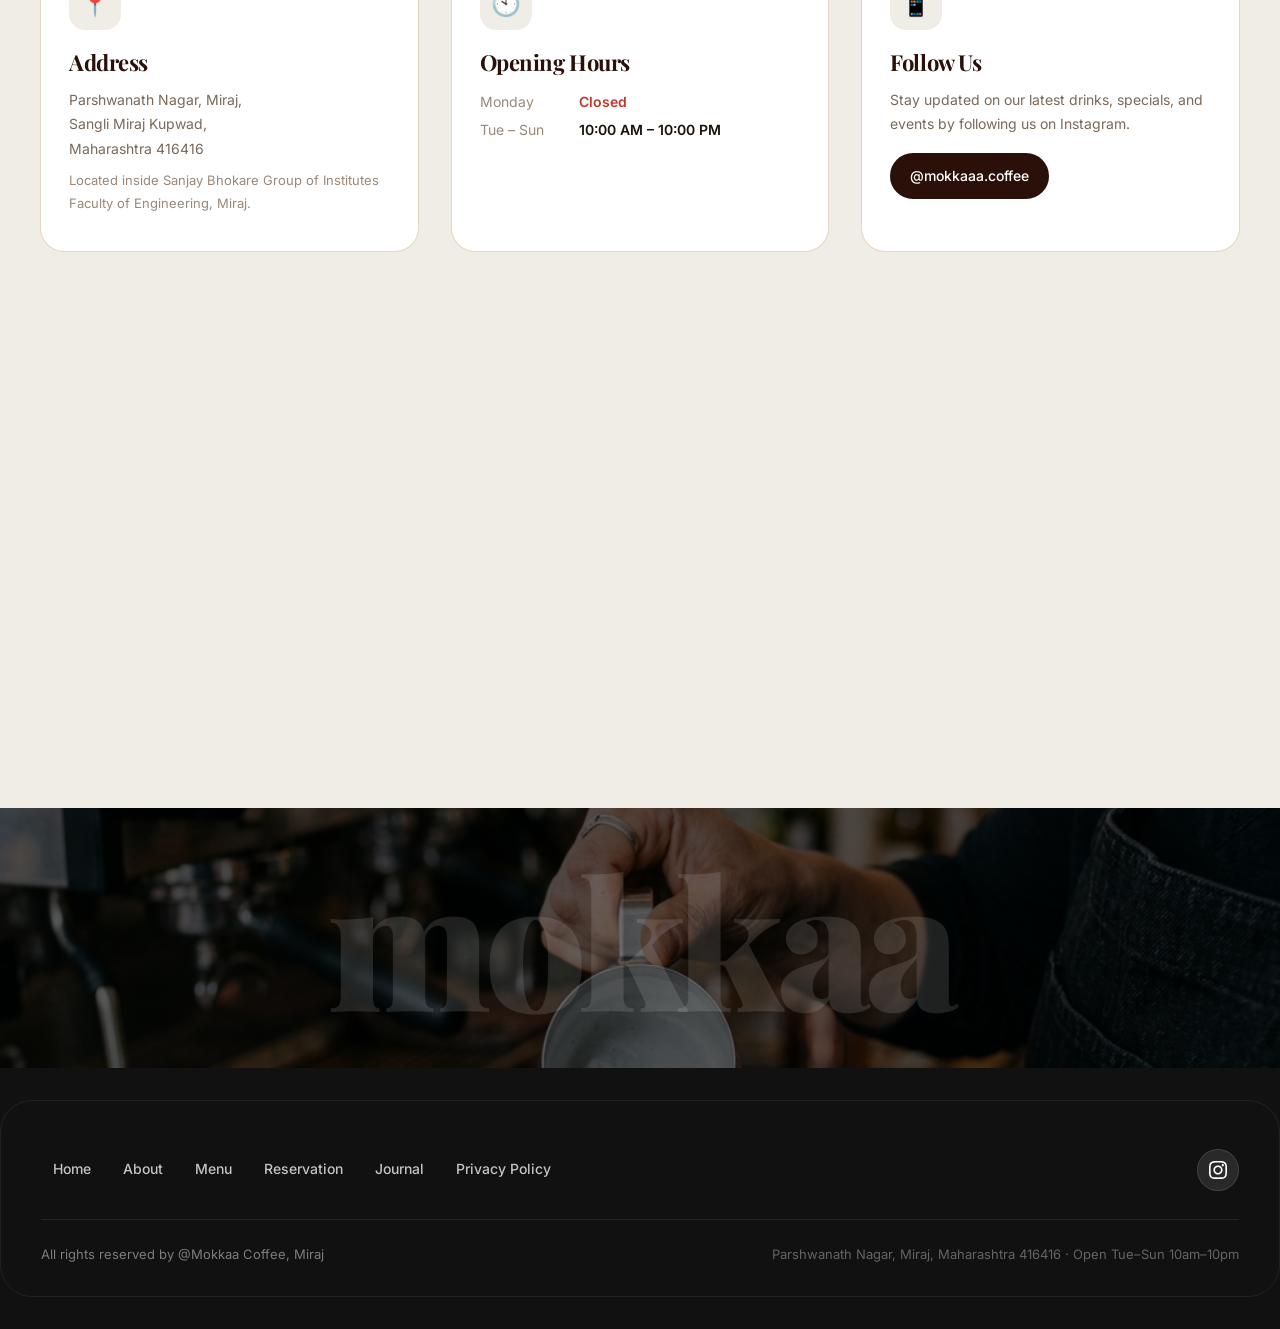
<file: about.html>
<!DOCTYPE html>
<html lang="en">
<head>
  <meta charset="UTF-8">
  <meta name="viewport" content="width=device-width, initial-scale=1.0">
  <meta name="description" content="Learn the story behind Mokkaa Coffee — Miraj's premium café located inside Sanjay Bhokare Group of Institutes, Parshwanath Nagar. Our heritage, values, and the passionate team that brings every cup to life.">
  <title>About — Mokkaa Coffee | Our Story & Heritage | Miraj</title>

  <link rel="preconnect" href="https://fonts.googleapis.com">
  <link rel="preconnect" href="https://fonts.gstatic.com" crossorigin>
  <link href="https://fonts.googleapis.com/css2?family=Playfair+Display:wght@400;600;700;800;900&family=Inter:wght@300;400;500;600&display=swap" rel="stylesheet">

  <link rel="stylesheet" href="css/variables.css">
  <link rel="stylesheet" href="css/base.css">
  <link rel="stylesheet" href="css/navbar.css">
  <link rel="stylesheet" href="css/sections.css">
  <link rel="stylesheet" href="css/pages.css">
  <link rel="stylesheet" href="css/footer.css">
</head>
<body>

<!-- NAVBAR -->
<nav class="navbar" id="navbar" role="navigation" aria-label="Main navigation">
  <a href="index.html" class="navbar-logo">Mokkaa Coffee</a>
  <div class="navbar-nav" role="menubar">
    <a href="about.html" class="active" role="menuitem">About</a>
    <a href="menu.html" role="menuitem">Menu</a>
    <a href="blog.html" role="menuitem">Journal</a>
  </div>
  <a href="reservation.html" class="navbar-cta">
    <svg viewBox="0 0 24 24" fill="none" stroke="currentColor" stroke-width="2" stroke-linecap="round" stroke-linejoin="round">
      <rect x="3" y="4" width="18" height="18" rx="2"/><line x1="16" y1="2" x2="16" y2="6"/><line x1="8" y1="2" x2="8" y2="6"/><line x1="3" y1="10" x2="21" y2="10"/>
    </svg>
    Reserve
  </a>
  <button class="navbar-toggle" id="nav-toggle" aria-label="Toggle mobile menu">
    <span></span><span></span><span></span>
  </button>
</nav>

<div class="mobile-menu" id="mobile-menu">
  <button class="mobile-menu-close" id="mobile-menu-close">
    <svg viewBox="0 0 24 24" fill="none" stroke-width="2" stroke-linecap="round"><line x1="18" y1="6" x2="6" y2="18"/><line x1="6" y1="6" x2="18" y2="18"/></svg>
  </button>
  <a href="index.html">Home</a>
  <a href="about.html">About</a>
  <a href="menu.html">Menu</a>
  <a href="blog.html">Journal</a>
  <a href="reservation.html">Reserve</a>
</div>


<!-- PAGE HERO -->
<header class="page-header" style="padding-top: 120px;">
  <!-- Floating beans -->
  <svg class="page-header-bean" style="top:20%;left:8%;animation-delay:0s;" viewBox="0 0 60 40">
    <ellipse cx="30" cy="20" rx="28" ry="18" fill="#6B3A1F"/><path d="M30 4 Q38 20 30 36 Q22 20 30 4Z" fill="#4A2510" opacity="0.6"/>
  </svg>
  <svg class="page-header-bean" style="top:25%;right:10%;width:32px;animation-delay:1.2s;" viewBox="0 0 60 40">
    <ellipse cx="30" cy="20" rx="28" ry="18" fill="#7A4525"/><path d="M30 4 Q38 20 30 36 Q22 20 30 4Z" fill="#5A3015" opacity="0.6"/>
  </svg>
  <svg class="page-header-bean" style="bottom:20%;left:22%;width:28px;animation-delay:0.8s;" viewBox="0 0 60 40">
    <ellipse cx="30" cy="20" rx="28" ry="18" fill="#5C3018"/><path d="M30 4 Q38 20 30 36 Q22 20 30 4Z" fill="#3E1E0A" opacity="0.6"/>
  </svg>
  <svg class="page-header-bean" style="top:30%;right:22%;width:48px;animation-delay:1.8s;" viewBox="0 0 60 40">
    <ellipse cx="30" cy="20" rx="28" ry="18" fill="#7A4525"/><path d="M30 4 Q38 20 30 36 Q22 20 30 4Z" fill="#5A3015" opacity="0.6"/>
  </svg>

  <div class="page-header-line"></div>
  <h1>THE MOKKAA STORY</h1>
  <p>Miraj's premium café — guided by quality, crafted with warmth, and rooted in community.</p>
</header>

<!-- Full width image -->
<div class="photo-break">
  <img src="assets/images/barista_craft.png" alt="Barista crafting coffee at Mokkaa Coffee" loading="eager">
</div>


<!-- OUR STORY -->
<section class="about-story section" id="story" aria-label="Our story">
  <div class="container">
    <div class="about-story-grid">
      <div class="about-story-text reveal">
        <p class="section-label" style="justify-content:flex-start;margin-bottom:20px;">Our Beginning</p>
        <h2>Born From A Love<br>Of Exceptional Coffee</h2>
        <p>Mokkaa Coffee was born with one simple belief: that a great cup of coffee, served in a beautiful space, can change your entire day. Nestled inside the Sanjay Bhokare Group of Institutes Faculty of Engineering campus in Parshwanath Nagar, Miraj — we set out to create something special for this community.</p>
        <p>We've grown into a destination — a place where students, faculty, and locals gather, ideas are exchanged, and every guest leaves feeling genuinely nourished. The warm, modern interiors and the aroma of freshly brewed coffee create an atmosphere unlike anywhere else in Miraj.</p>
        <p>We obsess over every detail, from the quality of our beans to the consistency of every pour. We believe that hospitality is an art form, and we practice it with every order.</p>
        <a href="reservation.html" class="btn btn-primary" style="margin-top: 12px;">
          <svg class="btn-icon" viewBox="0 0 24 24" fill="none" stroke="currentColor" stroke-width="2" stroke-linecap="round">
            <rect x="3" y="4" width="18" height="18" rx="2"/><line x1="16" y1="2" x2="16" y2="6"/><line x1="8" y1="2" x2="8" y2="6"/><line x1="3" y1="10" x2="21" y2="10"/>
          </svg>
          Book A Table
        </a>
      </div>
      <div class="about-story-image reveal reveal-delay-1">
        <img src="assets/images/cafe_interior.png" alt="Mokkaa Coffee beautiful interior" loading="lazy">
      </div>
    </div>
  </div>
</section>


<!-- STATS BANNER -->
<div style="background: var(--forest-green); padding: 60px 40px;">
  <div class="container">
    <div style="display:grid;grid-template-columns:repeat(4,1fr);gap:0;text-align:center;">
      <div style="border-right:1px solid rgba(255,255,255,0.15);padding:0 20px;">
        <div style="font-family:var(--font-display);font-size:48px;font-weight:800;color:var(--white);margin-bottom:8px;">4.5 ★</div>
        <div style="font-size:14px;color:rgba(255,255,255,0.7);">Google Rating</div>
      </div>
      <div style="border-right:1px solid rgba(255,255,255,0.15);padding:0 20px;">
        <div style="font-family:var(--font-display);font-size:48px;font-weight:800;color:var(--white);margin-bottom:8px;">12+</div>
        <div style="font-size:14px;color:rgba(255,255,255,0.7);">Hours Open Daily</div>
      </div>
      <div style="border-right:1px solid rgba(255,255,255,0.15);padding:0 20px;">
        <div style="font-family:var(--font-display);font-size:48px;font-weight:800;color:var(--white);margin-bottom:8px;">100%</div>
        <div style="font-size:14px;color:rgba(255,255,255,0.7);">Quality Focused</div>
      </div>
      <div style="padding:0 20px;">
        <div style="font-family:var(--font-display);font-size:48px;font-weight:800;color:var(--white);margin-bottom:8px;">1</div>
        <div style="font-size:14px;color:rgba(255,255,255,0.7);">Home In Miraj</div>
      </div>
    </div>
  </div>
</div>


<!-- VALUES -->
<section class="about-values section" id="values" aria-label="Our values">
  <div class="container">
    <p class="section-label reveal">What We Stand For</p>
    <h2 class="section-heading reveal">The Values That<br>Guide Every Cup</h2>

    <div class="values-grid">
      <div class="value-card reveal">
        <div class="value-icon">☕</div>
        <h3>Craft First</h3>
        <p>We never cut corners. Every technique, every brew method, and every ingredient is chosen with intention and reverence for the craft of great coffee.</p>
      </div>
      <div class="value-card reveal reveal-delay-1">
        <div class="value-icon">🌿</div>
        <h3>Quality Always</h3>
        <p>We source only the finest coffee and ingredients to deliver a consistently premium experience in every single cup — every single time.</p>
      </div>
      <div class="value-card reveal reveal-delay-2">
        <div class="value-icon">🤝</div>
        <h3>Community Driven</h3>
        <p>Our café is more than a business — it's a gathering space for students and locals in Miraj where people connect, collaborate, and create together.</p>
      </div>
    </div>
  </div>
</section>


<!-- VISIT US / LOCATION SECTION -->
<section class="about-team section" id="visit" aria-label="Visit Us">
  <div class="container">
    <p class="section-label reveal">Find Us</p>
    <h2 class="section-heading reveal">Visit Mokkaa Coffee<br>In Miraj</h2>

    <div class="team-grid" style="grid-template-columns: repeat(auto-fit, minmax(280px, 1fr)); gap: 32px;">

      <!-- Location Card -->
      <div class="value-card reveal" style="text-align:left;">
        <div class="value-icon">📍</div>
        <h3>Address</h3>
        <p>Parshwanath Nagar, Miraj,<br>Sangli Miraj Kupwad,<br>Maharashtra 416416</p>
        <p style="font-size:13px;color:var(--text-muted);margin-top:8px;">Located inside Sanjay Bhokare Group of Institutes Faculty of Engineering, Miraj.</p>
      </div>

      <!-- Hours Card -->
      <div class="value-card reveal reveal-delay-1" style="text-align:left;">
        <div class="value-icon">🕙</div>
        <h3>Opening Hours</h3>
        <table style="width:100%;font-size:14px;border-collapse:collapse;line-height:2;">
          <tr><td style="color:var(--text-muted);">Monday</td><td style="font-weight:600;color:#c0392b;">Closed</td></tr>
          <tr><td style="color:var(--text-muted);">Tue – Sun</td><td style="font-weight:600;">10:00 AM – 10:00 PM</td></tr>
        </table>
      </div>

      <!-- Social Card -->
      <div class="value-card reveal reveal-delay-2" style="text-align:left;">
        <div class="value-icon">📱</div>
        <h3>Follow Us</h3>
        <p>Stay updated on our latest drinks, specials, and events by following us on Instagram.</p>
        <a href="https://www.instagram.com/mokkaaa.coffee" target="_blank" rel="noopener noreferrer" class="btn btn-primary" style="margin-top:16px;font-size:14px;padding:10px 18px;">
          @mokkaaa.coffee
        </a>
      </div>

    </div>

    <!-- Google Maps Embed -->
    <div class="reveal" style="margin-top:56px;border-radius:16px;overflow:hidden;height:380px;">
      <iframe
        title="Mokkaa Coffee location on Google Maps"
        src="https://www.google.com/maps/embed?pb=!1m18!1m12!1m3!1d3817.5!2d74.6540!3d16.8280!2m3!1f0!2f0!3f0!3m2!1i1024!2i768!4f13.1!3m3!1m2!1s0x3bc123003ba6fd6b%3A0xa89890fe9ccf8c46!2sMokkaa%20Coffee!5e0!3m2!1sen!2sin!4v1720000000000"
        width="100%"
        height="380"
        style="border:0;display:block;"
        allowfullscreen=""
        loading="lazy"
        referrerpolicy="no-referrer-when-downgrade">
      </iframe>
    </div>
  </div>
</section>


<!-- FOOTER -->
<footer class="footer" aria-label="Site footer">
  <div class="footer-brand-watermark" aria-hidden="true">
    <div class="footer-watermark-bg">
      <img src="assets/images/barista_craft.png" alt="" loading="lazy">
    </div>
    <span class="footer-watermark-text">mokkaa</span>
  </div>
  <div class="footer-main">
    <div class="footer-top">
      <nav class="footer-nav">
        <a href="index.html">Home</a>
        <a href="about.html">About</a>
        <a href="menu.html">Menu</a>
        <a href="reservation.html">Reservation</a>
        <a href="blog.html">Journal</a>
        <a href="#">Privacy Policy</a>
      </nav>
      <div class="footer-socials">
        <a href="https://www.instagram.com/mokkaaa.coffee" target="_blank" rel="noopener noreferrer" class="footer-social-btn" aria-label="Mokkaa Coffee on Instagram">
          <svg viewBox="0 0 24 24"><path d="M12 2.163c3.204 0 3.584.012 4.85.07 3.252.148 4.771 1.691 4.919 4.919.058 1.265.069 1.645.069 4.849 0 3.205-.012 3.584-.069 4.849-.149 3.225-1.664 4.771-4.919 4.919-1.266.058-1.644.07-4.85.07-3.204 0-3.584-.012-4.849-.07-3.26-.149-4.771-1.699-4.919-4.92-.058-1.265-.07-1.644-.07-4.849 0-3.204.013-3.583.07-4.849.149-3.227 1.664-4.771 4.919-4.919 1.266-.057 1.645-.069 4.849-.069zm0-2.163c-3.259 0-3.667.014-4.947.072-4.358.2-6.78 2.618-6.98 6.98-.059 1.281-.073 1.689-.073 4.948 0 3.259.014 3.668.072 4.948.2 4.358 2.618 6.78 6.98 6.98 1.281.058 1.689.072 4.948.072 3.259 0 3.668-.014 4.948-.072 4.354-.2 6.782-2.618 6.979-6.98.059-1.28.073-1.689.073-4.948 0-3.259-.014-3.667-.072-4.947-.196-4.354-2.617-6.78-6.979-6.98-1.281-.059-1.69-.073-4.949-.073zm0 5.838c-3.403 0-6.162 2.759-6.162 6.162s2.759 6.163 6.162 6.163 6.162-2.759 6.162-6.163c0-3.403-2.759-6.162-6.162-6.162zm0 10.162c-2.209 0-4-1.79-4-4 0-2.209 1.791-4 4-4s4 1.791 4 4c0 2.21-1.791 4-4 4zm6.406-11.845c-.796 0-1.441.645-1.441 1.44s.645 1.44 1.441 1.44c.795 0 1.439-.645 1.439-1.44s-.644-1.44-1.439-1.44z"/></svg>
        </a>
      </div>
    </div>
    <div class="footer-bottom">
      <p class="footer-copy">All rights reserved by @Mokkaa Coffee, Miraj</p>
      <p class="footer-credit">Parshwanath Nagar, Miraj, Maharashtra 416416 · Open Tue–Sun 10am–10pm</p>
    </div>
  </div>
</footer>

<script src="js/main.js"></script>
</body>
</html>
</file>
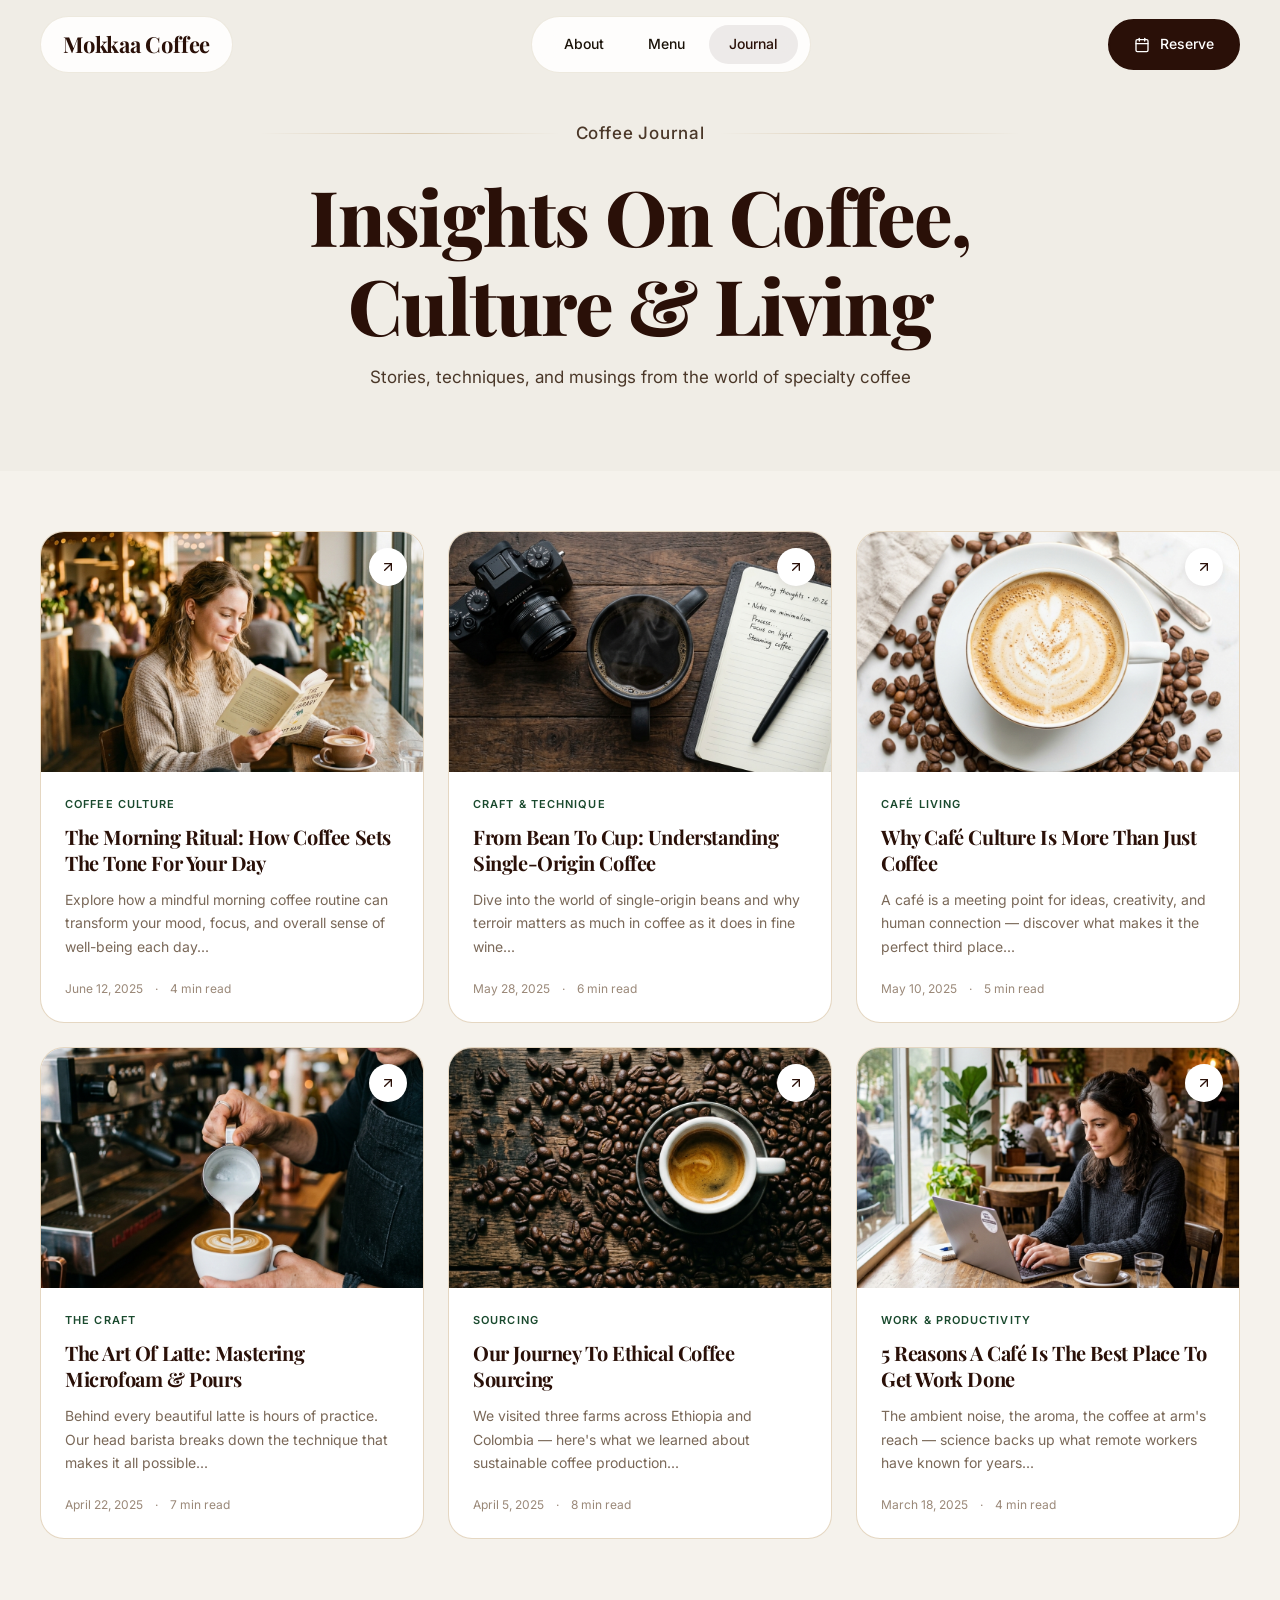
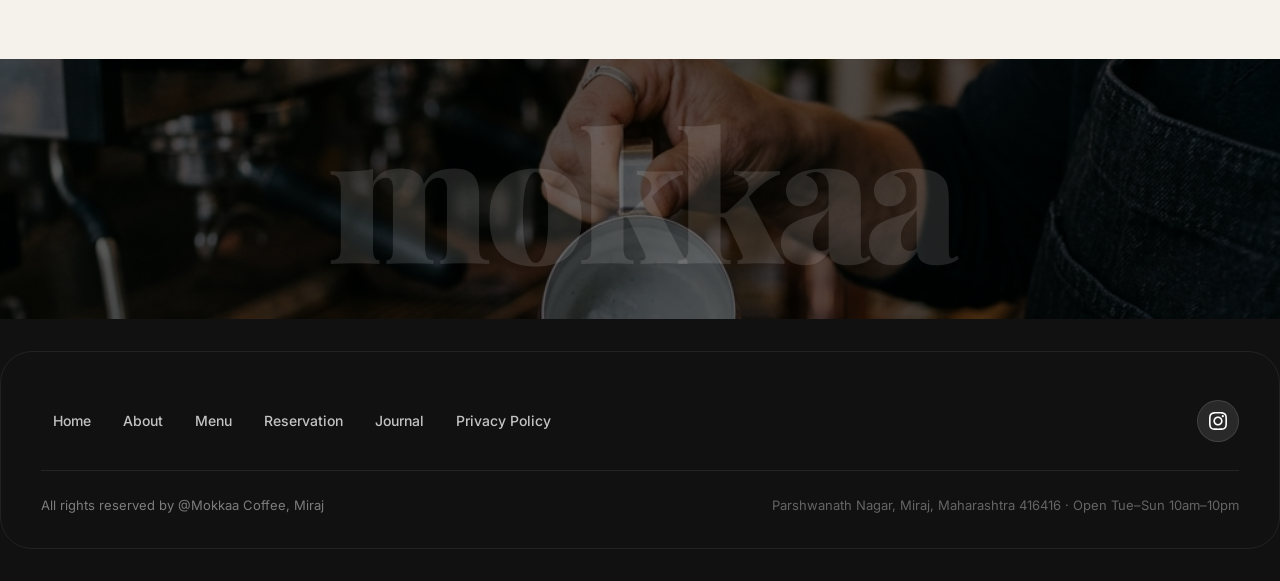
<file: blog.html>
<!DOCTYPE html>
<html lang="en">
<head>
  <meta charset="UTF-8">
  <meta name="viewport" content="width=device-width, initial-scale=1.0">
  <meta name="description" content="Read the Mokkaa Coffee Journal — insights on coffee culture, brewing techniques, and café living from Miraj's favourite café.">
  <title>Journal — Mokkaa Coffee | Coffee Journal | Miraj</title>

  <link rel="preconnect" href="https://fonts.googleapis.com">
  <link rel="preconnect" href="https://fonts.gstatic.com" crossorigin>
  <link href="https://fonts.googleapis.com/css2?family=Playfair+Display:wght@400;600;700;800;900&family=Inter:wght@300;400;500;600&display=swap" rel="stylesheet">

  <link rel="stylesheet" href="css/variables.css">
  <link rel="stylesheet" href="css/base.css">
  <link rel="stylesheet" href="css/navbar.css">
  <link rel="stylesheet" href="css/sections.css">
  <link rel="stylesheet" href="css/pages.css">
  <link rel="stylesheet" href="css/footer.css">
</head>
<body>

<!-- NAVBAR -->
<nav class="navbar" id="navbar" role="navigation">
  <a href="index.html" class="navbar-logo">Mokkaa Coffee</a>
  <div class="navbar-nav" role="menubar">
    <a href="about.html" role="menuitem">About</a>
    <a href="menu.html" role="menuitem">Menu</a>
    <a href="blog.html" class="active" role="menuitem">Journal</a>
  </div>
  <a href="reservation.html" class="navbar-cta">
    <svg viewBox="0 0 24 24" fill="none" stroke="currentColor" stroke-width="2" stroke-linecap="round" stroke-linejoin="round">
      <rect x="3" y="4" width="18" height="18" rx="2"/><line x1="16" y1="2" x2="16" y2="6"/><line x1="8" y1="2" x2="8" y2="6"/><line x1="3" y1="10" x2="21" y2="10"/>
    </svg>
    Reserve
  </a>
  <button class="navbar-toggle" id="nav-toggle" aria-label="Toggle mobile menu">
    <span></span><span></span><span></span>
  </button>
</nav>

<div class="mobile-menu" id="mobile-menu">
  <button class="mobile-menu-close" id="mobile-menu-close">
    <svg viewBox="0 0 24 24" fill="none" stroke-width="2" stroke-linecap="round"><line x1="18" y1="6" x2="6" y2="18"/><line x1="6" y1="6" x2="18" y2="18"/></svg>
  </button>
  <a href="index.html">Home</a>
  <a href="about.html">About</a>
  <a href="menu.html">Menu</a>
  <a href="blog.html">Journal</a>
  <a href="reservation.html">Reserve</a>
</div>


<!-- PAGE HEADER -->
<header class="blog-page-header">
  <p class="section-label" style="justify-content:center;">Coffee Journal</p>
  <h1>Insights On Coffee,<br>Culture &amp; Living</h1>
  <p>Stories, techniques, and musings from the world of specialty coffee</p>
</header>


<!-- BLOG GRID -->
<main class="blog-page-content">
  <div class="blog-page-grid">

    <article class="blog-card reveal">
      <div class="blog-card-image">
        <img src="assets/images/cafe_blog1.png" alt="Morning coffee ritual" loading="lazy">
        <a href="#" class="blog-card-arrow" aria-label="Read article">
          <svg viewBox="0 0 24 24" fill="none" stroke-width="2" stroke-linecap="round" stroke-linejoin="round">
            <line x1="7" y1="17" x2="17" y2="7"/><polyline points="7 7 17 7 17 17"/>
          </svg>
        </a>
      </div>
      <div class="blog-card-body">
        <p class="blog-card-tag">Coffee Culture</p>
        <h2 class="blog-card-title">The Morning Ritual: How Coffee Sets The Tone For Your Day</h2>
        <p class="blog-card-excerpt">Explore how a mindful morning coffee routine can transform your mood, focus, and overall sense of well-being each day...</p>
        <div class="blog-card-meta"><span>June 12, 2025</span><span>·</span><span>4 min read</span></div>
      </div>
    </article>

    <article class="blog-card reveal reveal-delay-1">
      <div class="blog-card-image">
        <img src="assets/images/cafe_blog2.png" alt="Coffee bean close up" loading="lazy">
        <a href="#" class="blog-card-arrow" aria-label="Read article">
          <svg viewBox="0 0 24 24" fill="none" stroke-width="2" stroke-linecap="round" stroke-linejoin="round">
            <line x1="7" y1="17" x2="17" y2="7"/><polyline points="7 7 17 7 17 17"/>
          </svg>
        </a>
      </div>
      <div class="blog-card-body">
        <p class="blog-card-tag">Craft &amp; Technique</p>
        <h2 class="blog-card-title">From Bean To Cup: Understanding Single-Origin Coffee</h2>
        <p class="blog-card-excerpt">Dive into the world of single-origin beans and why terroir matters as much in coffee as it does in fine wine...</p>
        <div class="blog-card-meta"><span>May 28, 2025</span><span>·</span><span>6 min read</span></div>
      </div>
    </article>

    <article class="blog-card reveal reveal-delay-2">
      <div class="blog-card-image">
        <img src="assets/images/cafe_blog3.png" alt="Latte art and coffee beans" loading="lazy">
        <a href="#" class="blog-card-arrow" aria-label="Read article">
          <svg viewBox="0 0 24 24" fill="none" stroke-width="2" stroke-linecap="round" stroke-linejoin="round">
            <line x1="7" y1="17" x2="17" y2="7"/><polyline points="7 7 17 7 17 17"/>
          </svg>
        </a>
      </div>
      <div class="blog-card-body">
        <p class="blog-card-tag">Café Living</p>
        <h2 class="blog-card-title">Why Café Culture Is More Than Just Coffee</h2>
        <p class="blog-card-excerpt">A café is a meeting point for ideas, creativity, and human connection — discover what makes it the perfect third place...</p>
        <div class="blog-card-meta"><span>May 10, 2025</span><span>·</span><span>5 min read</span></div>
      </div>
    </article>

    <article class="blog-card reveal">
      <div class="blog-card-image">
        <img src="assets/images/barista_craft.png" alt="Barista making latte art" loading="lazy">
        <a href="#" class="blog-card-arrow" aria-label="Read article">
          <svg viewBox="0 0 24 24" fill="none" stroke-width="2" stroke-linecap="round" stroke-linejoin="round">
            <line x1="7" y1="17" x2="17" y2="7"/><polyline points="7 7 17 7 17 17"/>
          </svg>
        </a>
      </div>
      <div class="blog-card-body">
        <p class="blog-card-tag">The Craft</p>
        <h2 class="blog-card-title">The Art Of Latte: Mastering Microfoam &amp; Pours</h2>
        <p class="blog-card-excerpt">Behind every beautiful latte is hours of practice. Our head barista breaks down the technique that makes it all possible...</p>
        <div class="blog-card-meta"><span>April 22, 2025</span><span>·</span><span>7 min read</span></div>
      </div>
    </article>

    <article class="blog-card reveal reveal-delay-1">
      <div class="blog-card-image">
        <img src="assets/images/coffee_beans_seasonal.png" alt="Seasonal coffee beans" loading="lazy">
        <a href="#" class="blog-card-arrow" aria-label="Read article">
          <svg viewBox="0 0 24 24" fill="none" stroke-width="2" stroke-linecap="round" stroke-linejoin="round">
            <line x1="7" y1="17" x2="17" y2="7"/><polyline points="7 7 17 7 17 17"/>
          </svg>
        </a>
      </div>
      <div class="blog-card-body">
        <p class="blog-card-tag">Sourcing</p>
        <h2 class="blog-card-title">Our Journey To Ethical Coffee Sourcing</h2>
        <p class="blog-card-excerpt">We visited three farms across Ethiopia and Colombia — here's what we learned about sustainable coffee production...</p>
        <div class="blog-card-meta"><span>April 5, 2025</span><span>·</span><span>8 min read</span></div>
      </div>
    </article>

    <article class="blog-card reveal reveal-delay-2">
      <div class="blog-card-image">
        <img src="assets/images/cafe_workspace.png" alt="Working in café" loading="lazy">
        <a href="#" class="blog-card-arrow" aria-label="Read article">
          <svg viewBox="0 0 24 24" fill="none" stroke-width="2" stroke-linecap="round" stroke-linejoin="round">
            <line x1="7" y1="17" x2="17" y2="7"/><polyline points="7 7 17 7 17 17"/>
          </svg>
        </a>
      </div>
      <div class="blog-card-body">
        <p class="blog-card-tag">Work &amp; Productivity</p>
        <h2 class="blog-card-title">5 Reasons A Café Is The Best Place To Get Work Done</h2>
        <p class="blog-card-excerpt">The ambient noise, the aroma, the coffee at arm's reach — science backs up what remote workers have known for years...</p>
        <div class="blog-card-meta"><span>March 18, 2025</span><span>·</span><span>4 min read</span></div>
      </div>
    </article>

  </div>
</main>


<!-- FOOTER -->
<footer class="footer" aria-label="Site footer">
  <div class="footer-brand-watermark" aria-hidden="true">
    <div class="footer-watermark-bg">
      <img src="assets/images/barista_craft.png" alt="" loading="lazy">
    </div>
    <span class="footer-watermark-text">mokkaa</span>
  </div>
  <div class="footer-main">
    <div class="footer-top">
      <nav class="footer-nav">
        <a href="index.html">Home</a>
        <a href="about.html">About</a>
        <a href="menu.html">Menu</a>
        <a href="reservation.html">Reservation</a>
        <a href="blog.html">Journal</a>
        <a href="#">Privacy Policy</a>
      </nav>
      <div class="footer-socials">
        <a href="https://www.instagram.com/mokkaaa.coffee" target="_blank" rel="noopener noreferrer" class="footer-social-btn" aria-label="Mokkaa Coffee on Instagram">
          <svg viewBox="0 0 24 24"><path d="M12 2.163c3.204 0 3.584.012 4.85.07 3.252.148 4.771 1.691 4.919 4.919.058 1.265.069 1.645.069 4.849 0 3.205-.012 3.584-.069 4.849-.149 3.225-1.664 4.771-4.919 4.919-1.266.058-1.644.07-4.85.07-3.204 0-3.584-.012-4.849-.07-3.26-.149-4.771-1.699-4.919-4.92-.058-1.265-.07-1.644-.07-4.849 0-3.204.013-3.583.07-4.849.149-3.227 1.664-4.771 4.919-4.919 1.266-.057 1.645-.069 4.849-.069zm0-2.163c-3.259 0-3.667.014-4.947.072-4.358.2-6.78 2.618-6.98 6.98-.059 1.281-.073 1.689-.073 4.948 0 3.259.014 3.668.072 4.948.2 4.358 2.618 6.78 6.98 6.98 1.281.058 1.689.072 4.948.072 3.259 0 3.668-.014 4.948-.072 4.354-.2 6.782-2.618 6.979-6.98.059-1.28.073-1.689.073-4.948 0-3.259-.014-3.667-.072-4.947-.196-4.354-2.617-6.78-6.979-6.98-1.281-.059-1.69-.073-4.949-.073zm0 5.838c-3.403 0-6.162 2.759-6.162 6.162s2.759 6.163 6.162 6.163 6.162-2.759 6.162-6.163c0-3.403-2.759-6.162-6.162-6.162zm0 10.162c-2.209 0-4-1.79-4-4 0-2.209 1.791-4 4-4s4 1.791 4 4c0 2.21-1.791 4-4 4zm6.406-11.845c-.796 0-1.441.645-1.441 1.44s.645 1.44 1.441 1.44c.795 0 1.439-.645 1.439-1.44s-.644-1.44-1.439-1.44z"/></svg>
        </a>
      </div>
    </div>
    <div class="footer-bottom">
      <p class="footer-copy">All rights reserved by @Mokkaa Coffee, Miraj</p>
      <p class="footer-credit">Parshwanath Nagar, Miraj, Maharashtra 416416 · Open Tue–Sun 10am–10pm</p>
    </div>
  </div>
</footer>

<script src="js/main.js"></script>
</body>
</html>
</file>
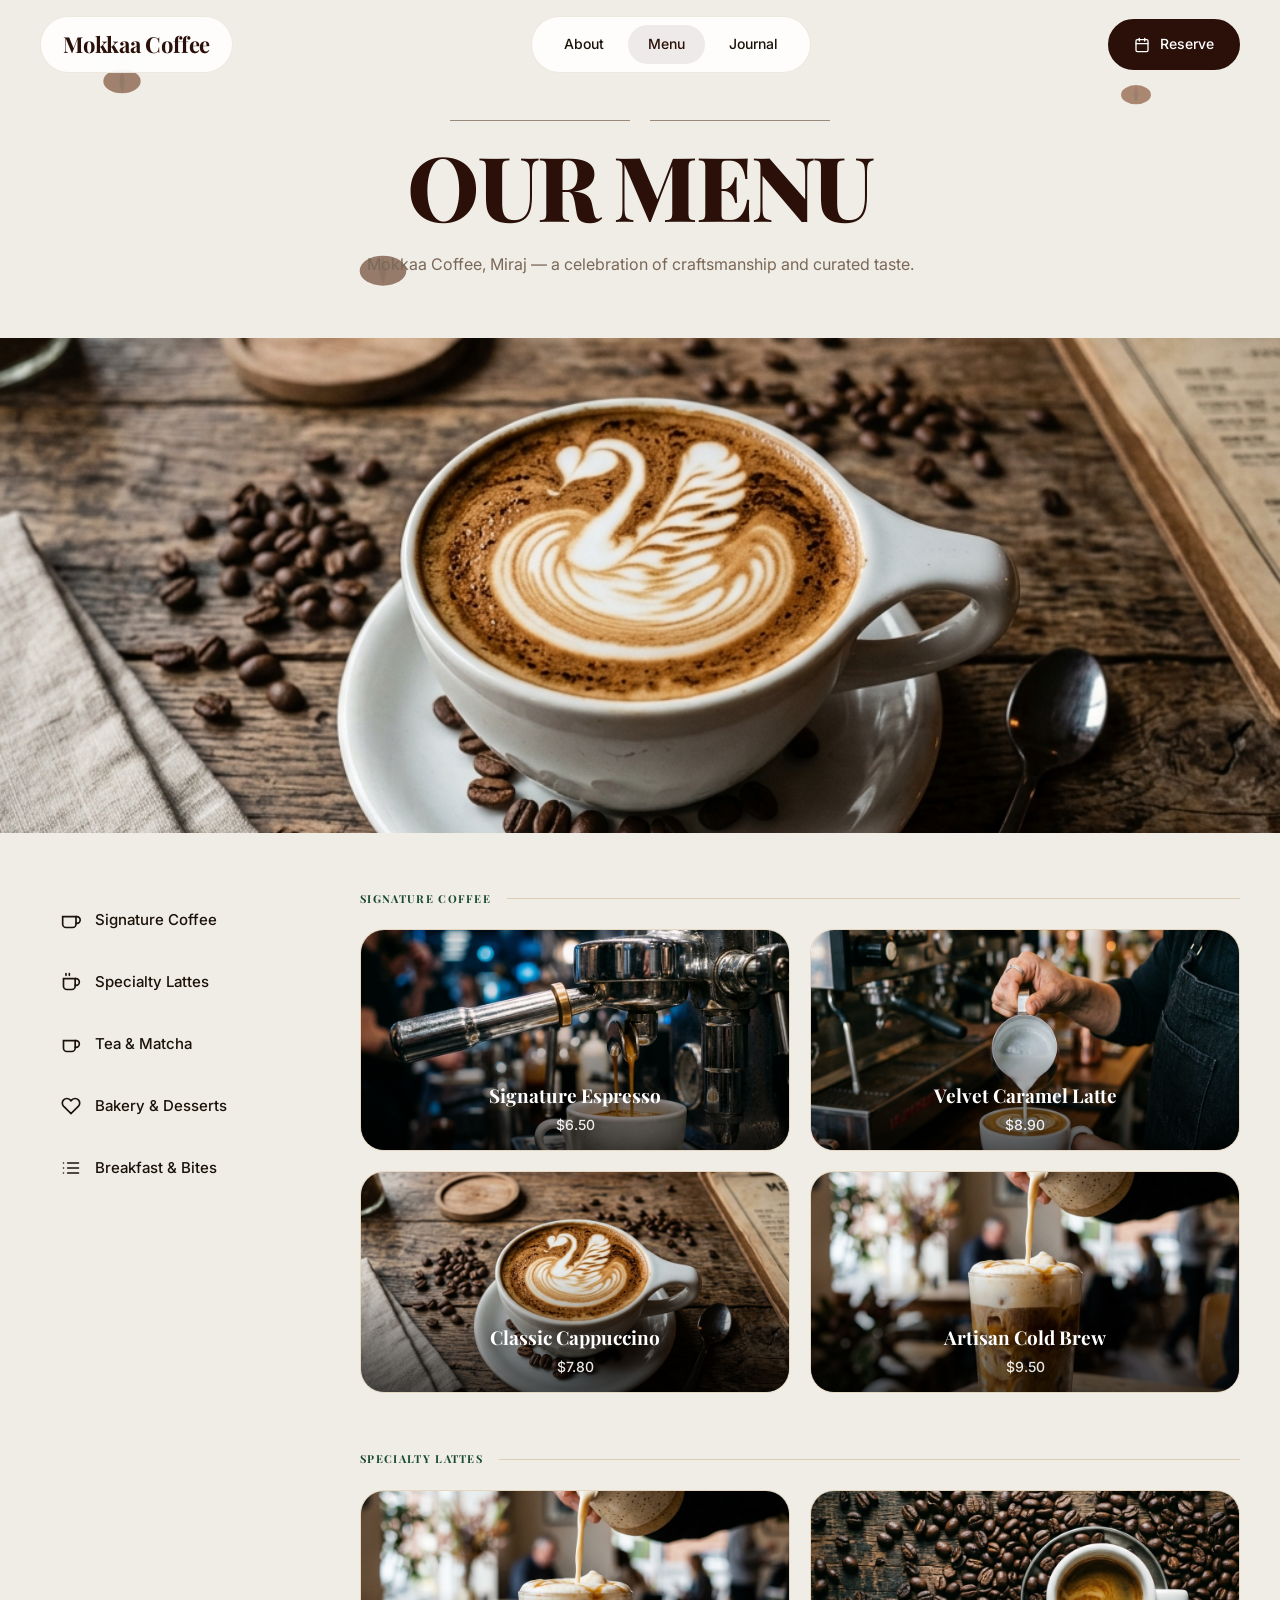
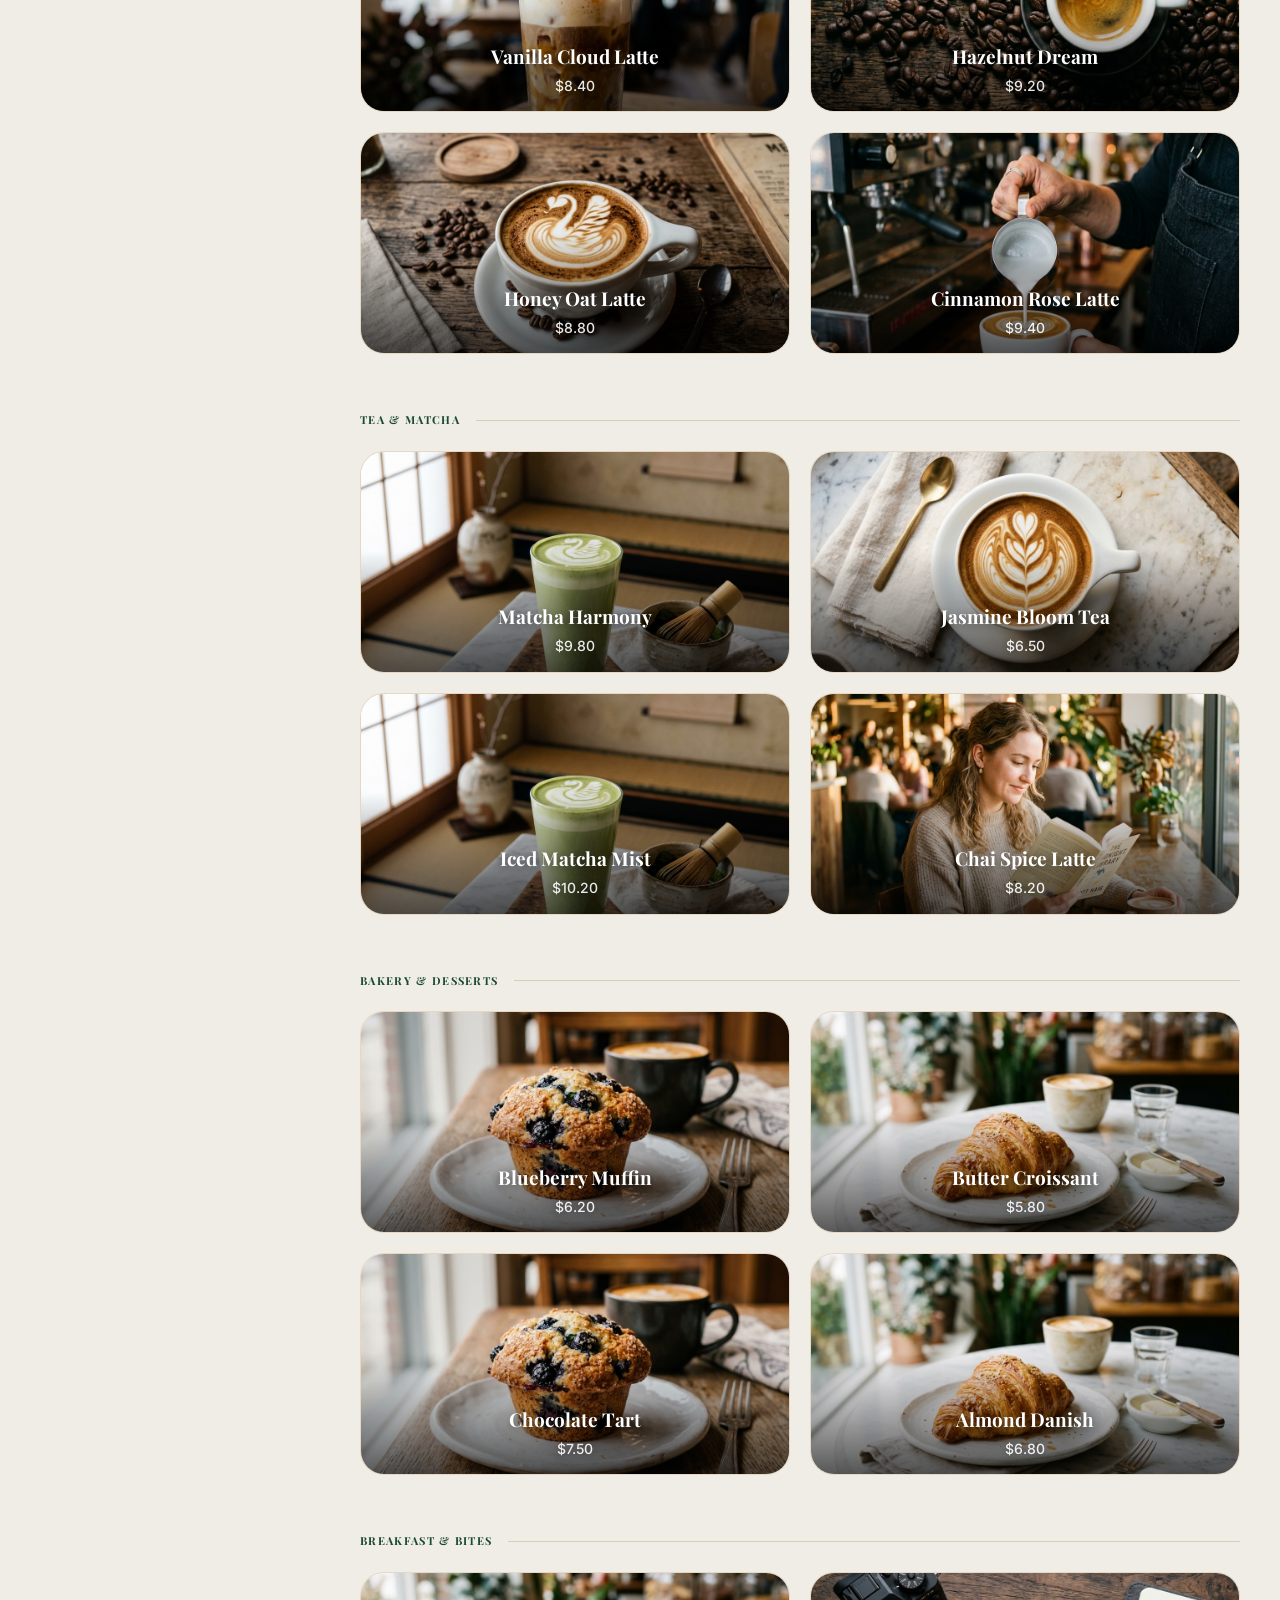
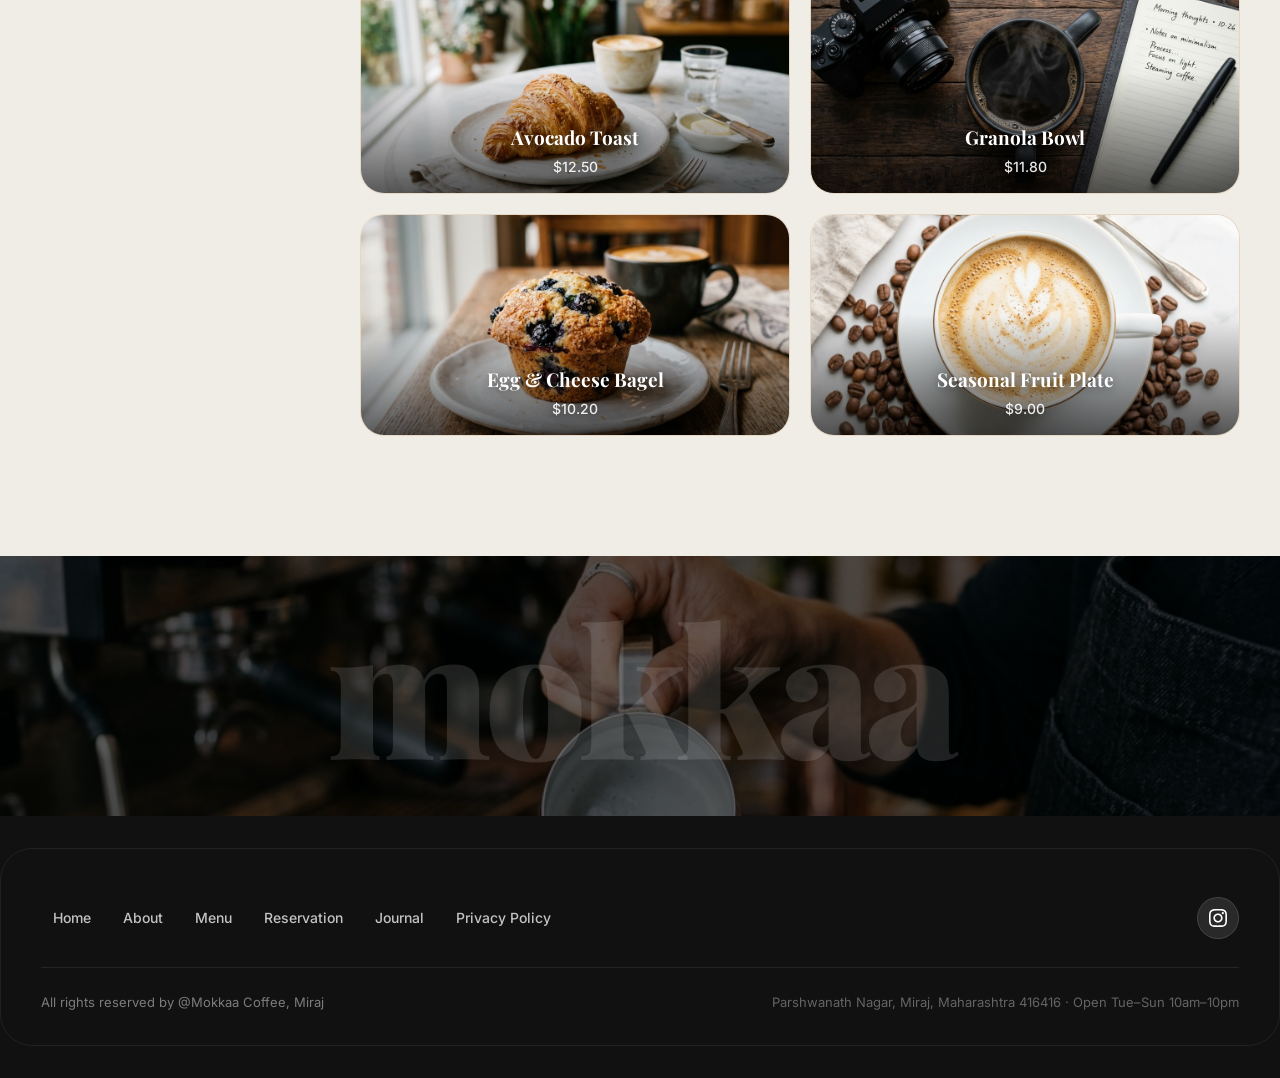
<file: menu.html>
<!DOCTYPE html>
<html lang="en">
<head>
  <meta charset="UTF-8">
  <meta name="viewport" content="width=device-width, initial-scale=1.0">
  <meta name="description" content="Explore the Mokkaa Coffee menu — signature coffees, specialty lattes, cold brews, bakery treats, and seasonal specials in Miraj, Maharashtra.">
  <title>Menu — Mokkaa Coffee | Handcrafted Coffee &amp; Bites | Miraj</title>

  <link rel="preconnect" href="https://fonts.googleapis.com">
  <link rel="preconnect" href="https://fonts.gstatic.com" crossorigin>
  <link href="https://fonts.googleapis.com/css2?family=Playfair+Display:wght@400;600;700;800;900&family=Inter:wght@300;400;500;600&display=swap" rel="stylesheet">

  <link rel="stylesheet" href="css/variables.css">
  <link rel="stylesheet" href="css/base.css">
  <link rel="stylesheet" href="css/navbar.css">
  <link rel="stylesheet" href="css/sections.css">
  <link rel="stylesheet" href="css/menu-page.css">
  <link rel="stylesheet" href="css/footer.css">
</head>
<body>

<!-- NAVBAR -->
<nav class="navbar" id="navbar" role="navigation">
  <a href="index.html" class="navbar-logo">Mokkaa Coffee</a>
  <div class="navbar-nav" role="menubar">
    <a href="about.html" role="menuitem">About</a>
    <a href="menu.html" class="active" role="menuitem">Menu</a>
    <a href="blog.html" role="menuitem">Journal</a>
  </div>
  <a href="reservation.html" class="navbar-cta">
    <svg viewBox="0 0 24 24" fill="none" stroke="currentColor" stroke-width="2" stroke-linecap="round" stroke-linejoin="round">
      <rect x="3" y="4" width="18" height="18" rx="2"/><line x1="16" y1="2" x2="16" y2="6"/><line x1="8" y1="2" x2="8" y2="6"/><line x1="3" y1="10" x2="21" y2="10"/>
    </svg>
    Reserve
  </a>
  <button class="navbar-toggle" id="nav-toggle" aria-label="Toggle mobile menu">
    <span></span><span></span><span></span>
  </button>
</nav>

<div class="mobile-menu" id="mobile-menu">
  <button class="mobile-menu-close" id="mobile-menu-close">
    <svg viewBox="0 0 24 24" fill="none" stroke-width="2" stroke-linecap="round"><line x1="18" y1="6" x2="6" y2="18"/><line x1="6" y1="6" x2="18" y2="18"/></svg>
  </button>
  <a href="index.html">Home</a>
  <a href="about.html">About</a>
  <a href="menu.html">Menu</a>
  <a href="blog.html">Journal</a>
  <a href="reservation.html">Reserve</a>
</div>


<!-- PAGE HERO -->
<header class="page-header" style="padding-top: 120px;">
  <svg class="page-header-bean" style="top:20%;left:8%;" viewBox="0 0 60 40">
    <ellipse cx="30" cy="20" rx="28" ry="18" fill="#6B3A1F"/><path d="M30 4 Q38 20 30 36 Q22 20 30 4Z" fill="#4A2510" opacity="0.6"/>
  </svg>
  <svg class="page-header-bean" style="top:25%;right:10%;width:32px;animation-delay:1s;" viewBox="0 0 60 40">
    <ellipse cx="30" cy="20" rx="28" ry="18" fill="#7A4525"/><path d="M30 4 Q38 20 30 36 Q22 20 30 4Z" fill="#5A3015" opacity="0.6"/>
  </svg>
  <svg class="page-header-bean" style="bottom:15%;left:28%;width:50px;animation-delay:1.5s;" viewBox="0 0 60 40">
    <ellipse cx="30" cy="20" rx="28" ry="18" fill="#5C3018"/><path d="M30 4 Q38 20 30 36 Q22 20 30 4Z" fill="#3E1E0A" opacity="0.6"/>
  </svg>

  <div class="page-header-line"></div>
  <h1>OUR MENU</h1>
  <p>Mokkaa Coffee, Miraj — a celebration of craftsmanship and curated taste.</p>
</header>

<!-- Full width image -->
<div class="photo-break" style="height: 55vh;">
  <img src="assets/images/hero_latte.png" alt="Coffee and pastry" loading="eager">
</div>


<!-- MENU LAYOUT -->
<main class="menu-page">
  <div class="menu-layout">

    <!-- SIDEBAR -->
    <aside class="menu-sidebar" aria-label="Menu categories">

      <button class="menu-category-btn active" data-category="signature" id="cat-btn-signature">
        <svg viewBox="0 0 24 24" fill="none" stroke="currentColor" stroke-width="2" stroke-linecap="round">
          <path d="M18 8h1a4 4 0 0 1 0 8h-1"/><path d="M2 8h16v9a4 4 0 0 1-4 4H6a4 4 0 0 1-4-4V8z"/>
        </svg>
        Signature Coffee
      </button>

      <button class="menu-category-btn" data-category="lattes" id="cat-btn-lattes">
        <svg viewBox="0 0 24 24" fill="none" stroke="currentColor" stroke-width="2" stroke-linecap="round">
          <path d="M17 8h1a4 4 0 0 1 0 8h-1"/><path d="M3 8h14v9a4 4 0 0 1-4 4H7a4 4 0 0 1-4-4V8z"/><line x1="6" y1="2" x2="6" y2="4"/><line x1="10" y1="2" x2="10" y2="4"/>
        </svg>
        Specialty Lattes
      </button>

      <button class="menu-category-btn" data-category="tea" id="cat-btn-tea">
        <svg viewBox="0 0 24 24" fill="none" stroke="currentColor" stroke-width="2" stroke-linecap="round">
          <path d="M17 8h1a4 4 0 0 1 0 8h-1"/><path d="M3 8h14v9a4 4 0 0 1-4 4H7a4 4 0 0 1-4-4V8z"/>
        </svg>
        Tea &amp; Matcha
      </button>

      <button class="menu-category-btn" data-category="bakery" id="cat-btn-bakery">
        <svg viewBox="0 0 24 24" fill="none" stroke="currentColor" stroke-width="2" stroke-linecap="round">
          <path d="M20.84 4.61a5.5 5.5 0 0 0-7.78 0L12 5.67l-1.06-1.06a5.5 5.5 0 0 0-7.78 7.78l1.06 1.06L12 21.23l7.78-7.78 1.06-1.06a5.5 5.5 0 0 0 0-7.78z"/>
        </svg>
        Bakery &amp; Desserts
      </button>

      <button class="menu-category-btn" data-category="breakfast" id="cat-btn-breakfast">
        <svg viewBox="0 0 24 24" fill="none" stroke="currentColor" stroke-width="2" stroke-linecap="round">
          <line x1="8" y1="6" x2="21" y2="6"/><line x1="8" y1="12" x2="21" y2="12"/><line x1="8" y1="18" x2="21" y2="18"/><line x1="3" y1="6" x2="3.01" y2="6"/><line x1="3" y1="12" x2="3.01" y2="12"/><line x1="3" y1="18" x2="3.01" y2="18"/>
        </svg>
        Breakfast &amp; Bites
      </button>

    </aside>


    <!-- MENU ITEMS -->
    <div class="menu-content">

      <!-- SIGNATURE COFFEE -->
      <section class="menu-category-section" id="category-signature" aria-label="Signature Coffee">
        <h2 class="menu-category-title">Signature Coffee</h2>
        <div class="menu-items-grid">

          <div class="menu-item-card">
            <div class="menu-item-img">
              <img src="assets/images/espresso_shot.png" alt="Signature Espresso" loading="lazy">
              <div class="menu-item-overlay"></div>
              <div class="menu-item-name">Signature Espresso</div>
              <div class="menu-item-price">$6.50</div>
            </div>
          </div>

          <div class="menu-item-card">
            <div class="menu-item-img">
              <img src="assets/images/barista_craft.png" alt="Velvet Caramel Latte" loading="lazy">
              <div class="menu-item-overlay"></div>
              <div class="menu-item-name">Velvet Caramel Latte</div>
              <div class="menu-item-price">$8.90</div>
            </div>
          </div>

          <div class="menu-item-card">
            <div class="menu-item-img">
              <img src="assets/images/hero_latte.png" alt="Classic Cappuccino" loading="lazy">
              <div class="menu-item-overlay"></div>
              <div class="menu-item-name">Classic Cappuccino</div>
              <div class="menu-item-price">$7.80</div>
            </div>
          </div>

          <div class="menu-item-card">
            <div class="menu-item-img">
              <img src="assets/images/vanilla_cold_brew.png" alt="Artisan Cold Brew" loading="lazy">
              <div class="menu-item-overlay"></div>
              <div class="menu-item-name">Artisan Cold Brew</div>
              <div class="menu-item-price">$9.50</div>
            </div>
          </div>

        </div>
      </section>


      <!-- SPECIALTY LATTES -->
      <section class="menu-category-section" id="category-lattes" aria-label="Specialty Lattes">
        <h2 class="menu-category-title">Specialty Lattes</h2>
        <div class="menu-items-grid">

          <div class="menu-item-card">
            <div class="menu-item-img">
              <img src="assets/images/vanilla_cold_brew.png" alt="Vanilla Cloud Latte" loading="lazy">
              <div class="menu-item-overlay"></div>
              <div class="menu-item-name">Vanilla Cloud Latte</div>
              <div class="menu-item-price">$8.40</div>
            </div>
          </div>

          <div class="menu-item-card">
            <div class="menu-item-img">
              <img src="assets/images/coffee_beans_seasonal.png" alt="Hazelnut Dream" loading="lazy">
              <div class="menu-item-overlay"></div>
              <div class="menu-item-name">Hazelnut Dream</div>
              <div class="menu-item-price">$9.20</div>
            </div>
          </div>

          <div class="menu-item-card">
            <div class="menu-item-img">
              <img src="assets/images/hero_latte.png" alt="Honey Oat Latte" loading="lazy">
              <div class="menu-item-overlay"></div>
              <div class="menu-item-name">Honey Oat Latte</div>
              <div class="menu-item-price">$8.80</div>
            </div>
          </div>

          <div class="menu-item-card">
            <div class="menu-item-img">
              <img src="assets/images/barista_craft.png" alt="Cinnamon Rose Latte" loading="lazy">
              <div class="menu-item-overlay"></div>
              <div class="menu-item-name">Cinnamon Rose Latte</div>
              <div class="menu-item-price">$9.40</div>
            </div>
          </div>

        </div>
      </section>


      <!-- TEA & MATCHA -->
      <section class="menu-category-section" id="category-tea" aria-label="Tea and Matcha">
        <h2 class="menu-category-title">Tea &amp; Matcha</h2>
        <div class="menu-items-grid">

          <div class="menu-item-card">
            <div class="menu-item-img">
              <img src="assets/images/matcha_latte.png" alt="Matcha Harmony" loading="lazy">
              <div class="menu-item-overlay"></div>
              <div class="menu-item-name">Matcha Harmony</div>
              <div class="menu-item-price">$9.80</div>
            </div>
          </div>

          <div class="menu-item-card">
            <div class="menu-item-img">
              <img src="assets/images/testimonial_coffee.png" alt="Jasmine Bloom Tea" loading="lazy">
              <div class="menu-item-overlay"></div>
              <div class="menu-item-name">Jasmine Bloom Tea</div>
              <div class="menu-item-price">$6.50</div>
            </div>
          </div>

          <div class="menu-item-card">
            <div class="menu-item-img">
              <img src="assets/images/matcha_latte.png" alt="Iced Matcha Mist" loading="lazy">
              <div class="menu-item-overlay"></div>
              <div class="menu-item-name">Iced Matcha Mist</div>
              <div class="menu-item-price">$10.20</div>
            </div>
          </div>

          <div class="menu-item-card">
            <div class="menu-item-img">
              <img src="assets/images/cafe_blog1.png" alt="Chai Spice Latte" loading="lazy">
              <div class="menu-item-overlay"></div>
              <div class="menu-item-name">Chai Spice Latte</div>
              <div class="menu-item-price">$8.20</div>
            </div>
          </div>

        </div>
      </section>


      <!-- BAKERY & DESSERTS -->
      <section class="menu-category-section" id="category-bakery" aria-label="Bakery and Desserts">
        <h2 class="menu-category-title">Bakery &amp; Desserts</h2>
        <div class="menu-items-grid">

          <div class="menu-item-card">
            <div class="menu-item-img">
              <img src="assets/images/blueberry_muffin.png" alt="Blueberry Muffin" loading="lazy">
              <div class="menu-item-overlay"></div>
              <div class="menu-item-name">Blueberry Muffin</div>
              <div class="menu-item-price">$6.20</div>
            </div>
          </div>

          <div class="menu-item-card">
            <div class="menu-item-img">
              <img src="assets/images/croissant_plate.png" alt="Butter Croissant" loading="lazy">
              <div class="menu-item-overlay"></div>
              <div class="menu-item-name">Butter Croissant</div>
              <div class="menu-item-price">$5.80</div>
            </div>
          </div>

          <div class="menu-item-card">
            <div class="menu-item-img">
              <img src="assets/images/blueberry_muffin.png" alt="Chocolate Tart" loading="lazy">
              <div class="menu-item-overlay"></div>
              <div class="menu-item-name">Chocolate Tart</div>
              <div class="menu-item-price">$7.50</div>
            </div>
          </div>

          <div class="menu-item-card">
            <div class="menu-item-img">
              <img src="assets/images/croissant_plate.png" alt="Almond Danish" loading="lazy">
              <div class="menu-item-overlay"></div>
              <div class="menu-item-name">Almond Danish</div>
              <div class="menu-item-price">$6.80</div>
            </div>
          </div>

        </div>
      </section>


      <!-- BREAKFAST & BITES -->
      <section class="menu-category-section" id="category-breakfast" aria-label="Breakfast and Bites">
        <h2 class="menu-category-title">Breakfast &amp; Bites</h2>
        <div class="menu-items-grid">

          <div class="menu-item-card">
            <div class="menu-item-img">
              <img src="assets/images/croissant_plate.png" alt="Avocado Toast" loading="lazy">
              <div class="menu-item-overlay"></div>
              <div class="menu-item-name">Avocado Toast</div>
              <div class="menu-item-price">$12.50</div>
            </div>
          </div>

          <div class="menu-item-card">
            <div class="menu-item-img">
              <img src="assets/images/cafe_blog2.png" alt="Granola Bowl" loading="lazy">
              <div class="menu-item-overlay"></div>
              <div class="menu-item-name">Granola Bowl</div>
              <div class="menu-item-price">$11.80</div>
            </div>
          </div>

          <div class="menu-item-card">
            <div class="menu-item-img">
              <img src="assets/images/blueberry_muffin.png" alt="Egg &amp; Cheese Bagel" loading="lazy">
              <div class="menu-item-overlay"></div>
              <div class="menu-item-name">Egg &amp; Cheese Bagel</div>
              <div class="menu-item-price">$10.20</div>
            </div>
          </div>

          <div class="menu-item-card">
            <div class="menu-item-img">
              <img src="assets/images/cafe_blog3.png" alt="Seasonal Fruit Plate" loading="lazy">
              <div class="menu-item-overlay"></div>
              <div class="menu-item-name">Seasonal Fruit Plate</div>
              <div class="menu-item-price">$9.00</div>
            </div>
          </div>

        </div>
      </section>

    </div><!-- end .menu-content -->
  </div><!-- end .menu-layout -->
</main>


<!-- FOOTER -->
<footer class="footer" aria-label="Site footer">
  <div class="footer-brand-watermark" aria-hidden="true">
    <div class="footer-watermark-bg">
      <img src="assets/images/barista_craft.png" alt="" loading="lazy">
    </div>
    <span class="footer-watermark-text">mokkaa</span>
  </div>
  <div class="footer-main">
    <div class="footer-top">
      <nav class="footer-nav">
        <a href="index.html">Home</a>
        <a href="about.html">About</a>
        <a href="menu.html">Menu</a>
        <a href="reservation.html">Reservation</a>
        <a href="blog.html">Journal</a>
        <a href="#">Privacy Policy</a>
      </nav>
      <div class="footer-socials">
        <a href="https://www.instagram.com/mokkaaa.coffee" target="_blank" rel="noopener noreferrer" class="footer-social-btn" aria-label="Mokkaa Coffee on Instagram">
          <svg viewBox="0 0 24 24"><path d="M12 2.163c3.204 0 3.584.012 4.85.07 3.252.148 4.771 1.691 4.919 4.919.058 1.265.069 1.645.069 4.849 0 3.205-.012 3.584-.069 4.849-.149 3.225-1.664 4.771-4.919 4.919-1.266.058-1.644.07-4.85.07-3.204 0-3.584-.012-4.849-.07-3.26-.149-4.771-1.699-4.919-4.92-.058-1.265-.07-1.644-.07-4.849 0-3.204.013-3.583.07-4.849.149-3.227 1.664-4.771 4.919-4.919 1.266-.057 1.645-.069 4.849-.069zm0-2.163c-3.259 0-3.667.014-4.947.072-4.358.2-6.78 2.618-6.98 6.98-.059 1.281-.073 1.689-.073 4.948 0 3.259.014 3.668.072 4.948.2 4.358 2.618 6.78 6.98 6.98 1.281.058 1.689.072 4.948.072 3.259 0 3.668-.014 4.948-.072 4.354-.2 6.782-2.618 6.979-6.98.059-1.28.073-1.689.073-4.948 0-3.259-.014-3.667-.072-4.947-.196-4.354-2.617-6.78-6.979-6.98-1.281-.059-1.69-.073-4.949-.073zm0 5.838c-3.403 0-6.162 2.759-6.162 6.162s2.759 6.163 6.162 6.163 6.162-2.759 6.162-6.163c0-3.403-2.759-6.162-6.162-6.162zm0 10.162c-2.209 0-4-1.79-4-4 0-2.209 1.791-4 4-4s4 1.791 4 4c0 2.21-1.791 4-4 4zm6.406-11.845c-.796 0-1.441.645-1.441 1.44s.645 1.44 1.441 1.44c.795 0 1.439-.645 1.439-1.44s-.644-1.44-1.439-1.44z"/></svg>
        </a>
      </div>
    </div>
    <div class="footer-bottom">
      <p class="footer-copy">All rights reserved by @Mokkaa Coffee, Miraj</p>
      <p class="footer-credit">Parshwanath Nagar, Miraj, Maharashtra 416416 · Open Tue–Sun 10am–10pm</p>
    </div>
  </div>
</footer>

<script src="js/main.js"></script>
<script src="js/menu.js"></script>
</body>
</html>
</file>
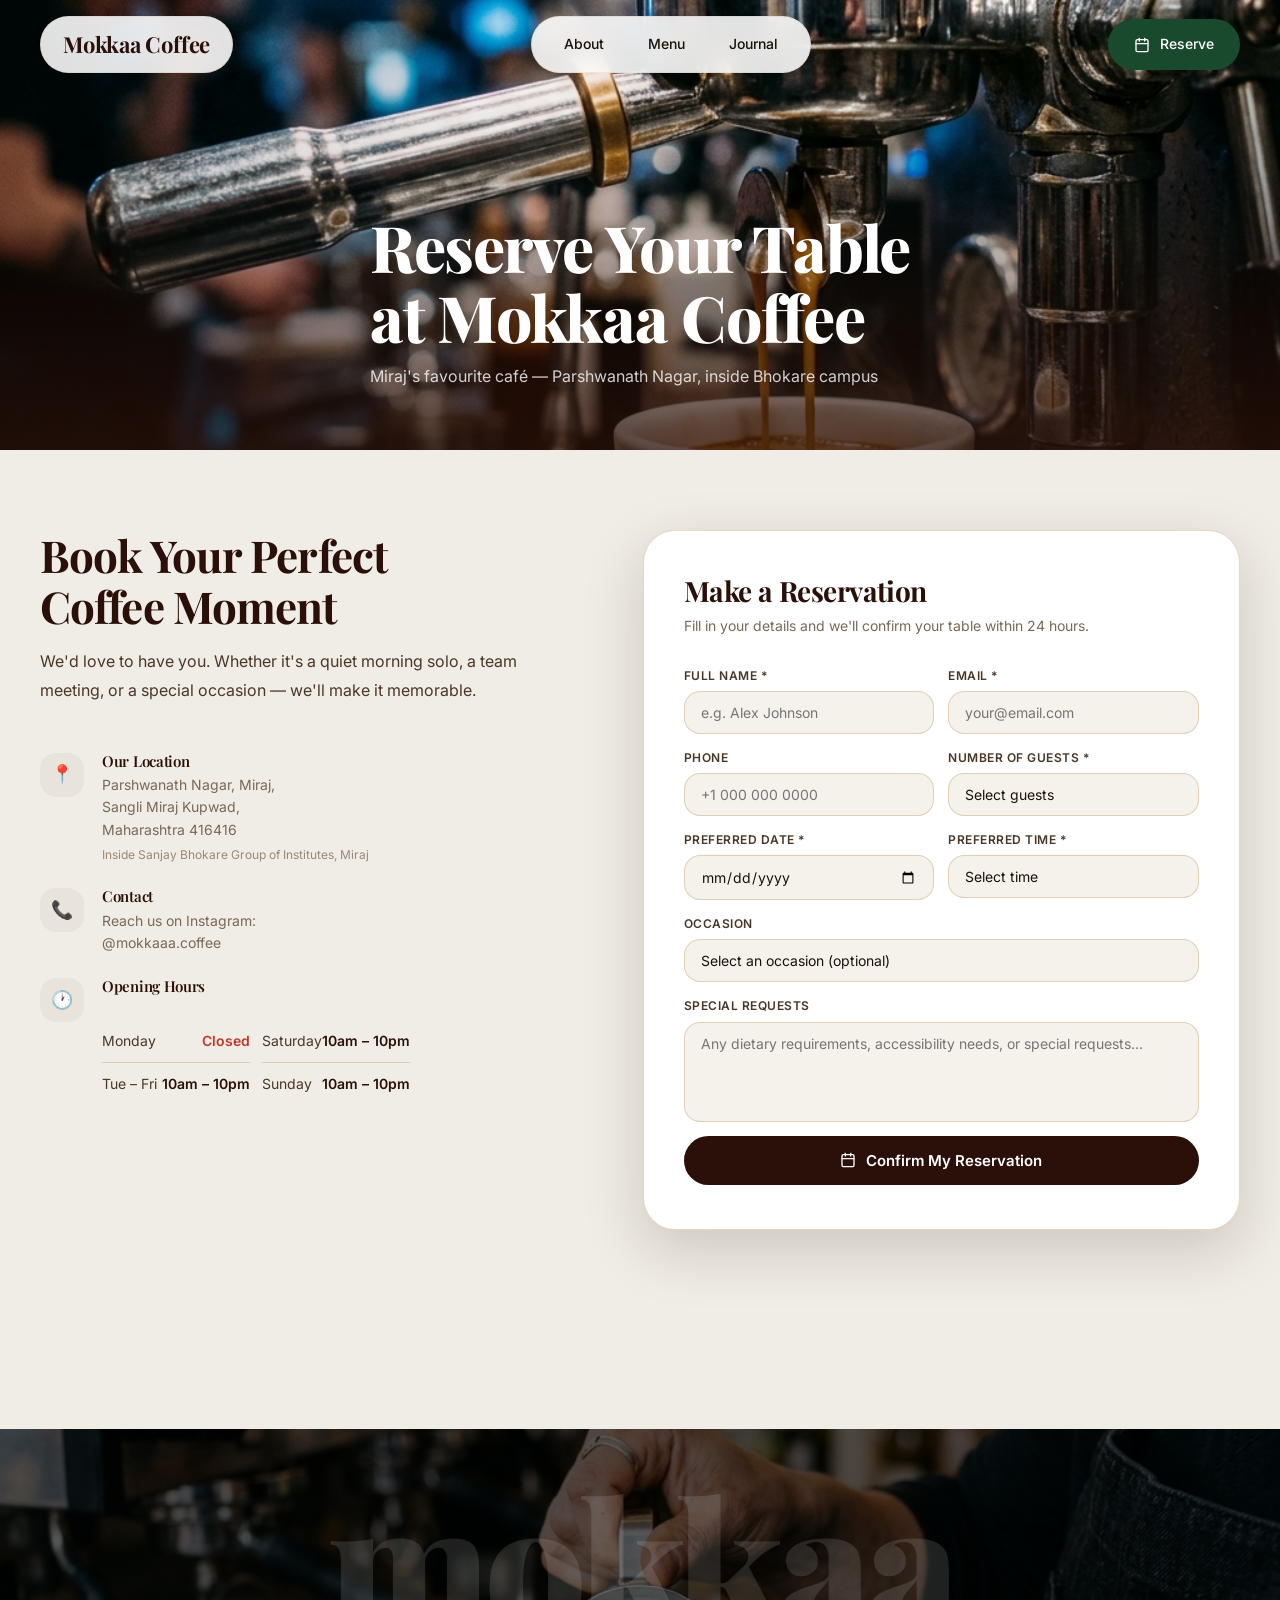
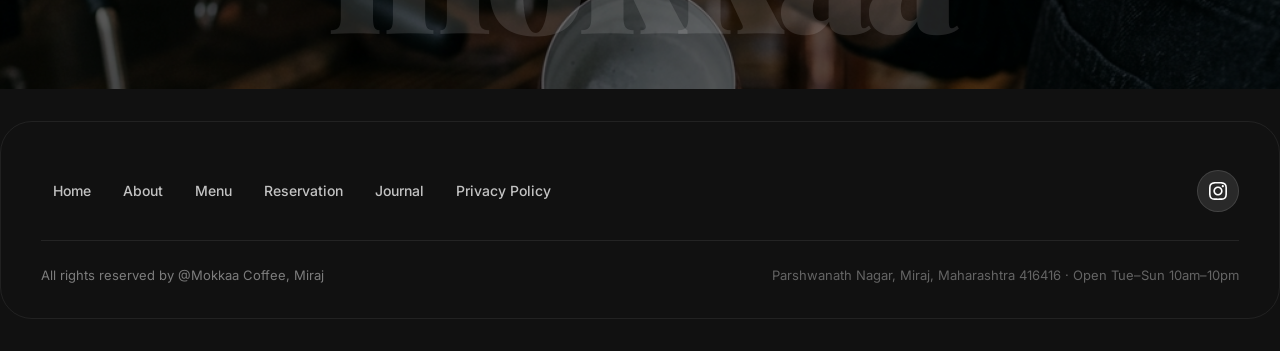
<file: reservation.html>
<!DOCTYPE html>
<html lang="en">
<head>
  <meta charset="UTF-8">
  <meta name="viewport" content="width=device-width, initial-scale=1.0">
  <meta name="description" content="Reserve a table at Mokkaa Coffee, Miraj. Book your perfect coffee experience — great ambiance, masterful coffee, outstanding hospitality in Parshwanath Nagar, Maharashtra.">
  <title>Reservation — Mokkaa Coffee | Book Your Table | Miraj</title>

  <link rel="preconnect" href="https://fonts.googleapis.com">
  <link rel="preconnect" href="https://fonts.gstatic.com" crossorigin>
  <link href="https://fonts.googleapis.com/css2?family=Playfair+Display:wght@400;600;700;800;900&family=Inter:wght@300;400;500;600&display=swap" rel="stylesheet">

  <link rel="stylesheet" href="css/variables.css">
  <link rel="stylesheet" href="css/base.css">
  <link rel="stylesheet" href="css/navbar.css">
  <link rel="stylesheet" href="css/sections.css">
  <link rel="stylesheet" href="css/pages.css">
  <link rel="stylesheet" href="css/footer.css">

  <style>
    /* Page-specific overrides */
    body { background: var(--cream); }

    .reservation-hero {
      position: relative;
      height: 50vh;
      overflow: hidden;
      display: flex;
      align-items: flex-end;
      padding: 60px 40px;
    }

    .reservation-hero-bg {
      position: absolute;
      inset: 0;
    }

    .reservation-hero-bg img {
      width: 100%;
      height: 100%;
      object-fit: cover;
    }

    .reservation-hero-bg::after {
      content: '';
      position: absolute;
      inset: 0;
      background: linear-gradient(to top, rgba(42,16,8,0.75) 0%, rgba(0,0,0,0.1) 60%, transparent 100%);
    }

    .reservation-hero-content {
      position: relative;
      z-index: 2;
      color: var(--white);
    }

    .reservation-hero-content h1 {
      font-family: var(--font-display);
      font-size: clamp(40px, 5vw, 72px);
      font-weight: 800;
      color: var(--white);
      line-height: 1.1;
      margin-bottom: 12px;
    }

    .reservation-hero-content p {
      font-size: 16px;
      color: rgba(255,255,255,0.8);
    }

    /* Opening hours card */
    .hours-grid {
      display: grid;
      grid-template-columns: repeat(2, 1fr);
      gap: 12px;
      margin-top: 24px;
    }

    .hours-row {
      display: flex;
      justify-content: space-between;
      font-size: 14px;
      padding: 10px 0;
      border-bottom: 1px solid var(--card-border);
      color: var(--text-medium);
    }

    .hours-row strong {
      color: var(--dark-brown);
      font-weight: 600;
    }

    .hours-row:last-child { border-bottom: none; }

    /* Map placeholder */
    .map-placeholder {
      width: 100%;
      height: 220px;
      background: var(--off-white);
      border-radius: var(--radius-lg);
      overflow: hidden;
      border: 1.5px solid var(--card-border);
      display: flex;
      align-items: center;
      justify-content: center;
      flex-direction: column;
      gap: 12px;
      color: var(--text-muted);
      font-size: 14px;
      margin-top: 24px;
      position: relative;
    }

    .map-placeholder img {
      position: absolute;
      inset: 0;
      width: 100%;
      height: 100%;
      object-fit: cover;
      opacity: 0.4;
    }

    .map-placeholder-label {
      position: relative;
      z-index: 2;
      text-align: center;
    }

    .map-placeholder-label svg {
      width: 28px;
      height: 28px;
      stroke: var(--text-medium);
      display: block;
      margin: 0 auto 8px;
    }

    /* Success message */
    .form-success {
      display: none;
      background: var(--forest-green);
      color: var(--white);
      padding: 20px 24px;
      border-radius: var(--radius-md);
      margin-top: 20px;
      font-size: 15px;
      font-weight: 500;
      text-align: center;
    }

    @media (max-width: 640px) {
      .reservation-hero { height: 40vh; padding: 40px 20px; }
      .hours-grid { grid-template-columns: 1fr; }
    }
  </style>
</head>
<body>

<!-- NAVBAR -->
<nav class="navbar" id="navbar" role="navigation">
  <a href="index.html" class="navbar-logo">Mokkaa Coffee</a>
  <div class="navbar-nav" role="menubar">
    <a href="about.html" role="menuitem">About</a>
    <a href="menu.html" role="menuitem">Menu</a>
    <a href="blog.html" role="menuitem">Journal</a>
  </div>
  <a href="reservation.html" class="navbar-cta active" style="background:var(--forest-green);border-color:var(--forest-green);">
    <svg viewBox="0 0 24 24" fill="none" stroke="currentColor" stroke-width="2" stroke-linecap="round" stroke-linejoin="round">
      <rect x="3" y="4" width="18" height="18" rx="2"/><line x1="16" y1="2" x2="16" y2="6"/><line x1="8" y1="2" x2="8" y2="6"/><line x1="3" y1="10" x2="21" y2="10"/>
    </svg>
    Reserve
  </a>
  <button class="navbar-toggle" id="nav-toggle" aria-label="Toggle mobile menu">
    <span></span><span></span><span></span>
  </button>
</nav>

<div class="mobile-menu" id="mobile-menu">
  <button class="mobile-menu-close" id="mobile-menu-close">
    <svg viewBox="0 0 24 24" fill="none" stroke-width="2" stroke-linecap="round"><line x1="18" y1="6" x2="6" y2="18"/><line x1="6" y1="6" x2="18" y2="18"/></svg>
  </button>
  <a href="index.html">Home</a>
  <a href="about.html">About</a>
  <a href="menu.html">Menu</a>
  <a href="blog.html">Journal</a>
  <a href="reservation.html">Reserve</a>
</div>


<!-- HERO -->
<div class="reservation-hero" style="margin-top: 0;">
  <div class="reservation-hero-bg">
    <img src="assets/images/espresso_shot.png" alt="Espresso being pulled" loading="eager">
  </div>
  <div class="reservation-hero-content container" style="max-width: 100%;">
    <h1>Reserve Your Table<br>at Mokkaa Coffee</h1>
    <p>Miraj's favourite café — Parshwanath Nagar, inside Bhokare campus</p>
  </div>
</div>


<!-- RESERVATION LAYOUT -->
<main class="reservation-page" style="padding-top: 0;">
  <div class="reservation-layout">

    <!-- LEFT — INFO -->
    <div class="reservation-info reveal">
      <h1 style="font-size: clamp(32px, 3.5vw, 44px); margin-bottom: 16px;">Book Your Perfect<br>Coffee Moment</h1>
      <p>We'd love to have you. Whether it's a quiet morning solo, a team meeting, or a special occasion — we'll make it memorable.</p>

      <div class="info-items">

        <div class="info-item">
          <div class="info-item-icon">📍</div>
          <div class="info-item-text">
            <h4>Our Location</h4>
            <p>Parshwanath Nagar, Miraj,<br>Sangli Miraj Kupwad,<br>Maharashtra 416416</p>
            <p style="font-size:12px;color:var(--text-muted);margin-top:4px;">Inside Sanjay Bhokare Group of Institutes, Miraj</p>
          </div>
        </div>

        <div class="info-item">
          <div class="info-item-icon">📞</div>
          <div class="info-item-text">
            <h4>Contact</h4>
            <p>Reach us on Instagram:<br><a href="https://www.instagram.com/mokkaaa.coffee" target="_blank" rel="noopener noreferrer" style="color:var(--coffee-dark);">@mokkaaa.coffee</a></p>
          </div>
        </div>

        <div class="info-item">
          <div class="info-item-icon">🕐</div>
          <div class="info-item-text">
            <h4>Opening Hours</h4>
            <div class="hours-grid">
              <div>
                <div class="hours-row"><span>Monday</span><strong style="color:#c0392b;">Closed</strong></div>
                <div class="hours-row"><span>Tue – Fri</span><strong>10am – 10pm</strong></div>
              </div>
              <div>
                <div class="hours-row"><span>Saturday</span><strong>10am – 10pm</strong></div>
                <div class="hours-row"><span>Sunday</span><strong>10am – 10pm</strong></div>
              </div>
            </div>
          </div>
        </div>

      </div>

      <!-- Google Maps Embed -->
      <div style="margin-top:24px;border-radius:var(--radius-lg);overflow:hidden;height:220px;">
        <iframe
          title="Mokkaa Coffee on Google Maps"
          src="https://www.google.com/maps/embed?pb=!1m18!1m12!1m3!1d3817.5!2d74.6540!3d16.8280!2m3!1f0!2f0!3f0!3m2!1i1024!2i768!4f13.1!3m3!1m2!1s0x3bc123003ba6fd6b%3A0xa89890fe9ccf8c46!2sMokkaa%20Coffee!5e0!3m2!1sen!2sin!4v1720000000000"
          width="100%" height="220" style="border:0;display:block;"
          allowfullscreen="" loading="lazy" referrerpolicy="no-referrer-when-downgrade">
        </iframe>
      </div>
    </div>


    <!-- RIGHT — FORM -->
    <div class="reservation-form-box reveal reveal-delay-1">
      <h2>Make a Reservation</h2>
      <p>Fill in your details and we'll confirm your table within 24 hours.</p>

      <form id="full-reserve-form" novalidate>
        <div class="form-row">
          <div class="form-group">
            <label for="full-name">Full Name *</label>
            <input type="text" id="full-name" name="name" placeholder="e.g. Alex Johnson" required autocomplete="name">
          </div>
          <div class="form-group">
            <label for="full-email">Email *</label>
            <input type="email" id="full-email" name="email" placeholder="your@email.com" required autocomplete="email">
          </div>
        </div>

        <div class="form-row">
          <div class="form-group">
            <label for="full-phone">Phone</label>
            <input type="tel" id="full-phone" name="phone" placeholder="+1 000 000 0000" autocomplete="tel">
          </div>
          <div class="form-group">
            <label for="full-guests">Number of Guests *</label>
            <select id="full-guests" name="guests" required>
              <option value="">Select guests</option>
              <option value="1">1 Guest</option>
              <option value="2">2 Guests</option>
              <option value="3">3 Guests</option>
              <option value="4">4 Guests</option>
              <option value="5">5 Guests</option>
              <option value="6+">6+ Guests</option>
            </select>
          </div>
        </div>

        <div class="form-row">
          <div class="form-group">
            <label for="full-date">Preferred Date *</label>
            <input type="date" id="full-date" name="date" required>
          </div>
          <div class="form-group">
            <label for="full-time">Preferred Time *</label>
            <select id="full-time" name="time" required>
              <option value="">Select time</option>
              <option value="07:00">7:00 AM</option>
              <option value="08:00">8:00 AM</option>
              <option value="09:00">9:00 AM</option>
              <option value="10:00">10:00 AM</option>
              <option value="11:00">11:00 AM</option>
              <option value="12:00">12:00 PM</option>
              <option value="13:00">1:00 PM</option>
              <option value="14:00">2:00 PM</option>
              <option value="15:00">3:00 PM</option>
              <option value="16:00">4:00 PM</option>
              <option value="17:00">5:00 PM</option>
              <option value="18:00">6:00 PM</option>
              <option value="19:00">7:00 PM</option>
              <option value="20:00">8:00 PM</option>
            </select>
          </div>
        </div>

        <div class="form-group">
          <label for="full-occasion">Occasion</label>
          <select id="full-occasion" name="occasion">
            <option value="">Select an occasion (optional)</option>
            <option value="casual">Casual Visit</option>
            <option value="work">Work / Study Session</option>
            <option value="meeting">Business Meeting</option>
            <option value="birthday">Birthday Celebration</option>
            <option value="anniversary">Anniversary</option>
            <option value="date">Romantic Date</option>
            <option value="other">Other</option>
          </select>
        </div>

        <div class="form-group">
          <label for="full-special">Special Requests</label>
          <textarea id="full-special" name="special" placeholder="Any dietary requirements, accessibility needs, or special requests…" style="height:100px;"></textarea>
        </div>

        <button type="submit" class="form-submit" id="full-reserve-submit">
          <svg style="width:16px;height:16px;" viewBox="0 0 24 24" fill="none" stroke="currentColor" stroke-width="2" stroke-linecap="round" stroke-linejoin="round">
            <rect x="3" y="4" width="18" height="18" rx="2"/><line x1="16" y1="2" x2="16" y2="6"/><line x1="8" y1="2" x2="8" y2="6"/><line x1="3" y1="10" x2="21" y2="10"/>
          </svg>
          Confirm My Reservation
        </button>

        <div class="form-success" id="form-success-msg">
          🎉 Thank you! Your table reservation at Mokkaa Coffee has been received. We'll get back to you shortly. See you soon!
        </div>
      </form>
    </div>

  </div>
</main>


<!-- FOOTER -->
<footer class="footer" aria-label="Site footer">
  <div class="footer-brand-watermark" aria-hidden="true">
    <div class="footer-watermark-bg">
      <img src="assets/images/barista_craft.png" alt="" loading="lazy">
    </div>
    <span class="footer-watermark-text">mokkaa</span>
  </div>
  <div class="footer-main">
    <div class="footer-top">
      <nav class="footer-nav">
        <a href="index.html">Home</a>
        <a href="about.html">About</a>
        <a href="menu.html">Menu</a>
        <a href="reservation.html">Reservation</a>
        <a href="blog.html">Journal</a>
        <a href="#">Privacy Policy</a>
      </nav>
      <div class="footer-socials">
        <a href="https://www.instagram.com/mokkaaa.coffee" target="_blank" rel="noopener noreferrer" class="footer-social-btn" aria-label="Mokkaa Coffee on Instagram">
          <svg viewBox="0 0 24 24"><path d="M12 2.163c3.204 0 3.584.012 4.85.07 3.252.148 4.771 1.691 4.919 4.919.058 1.265.069 1.645.069 4.849 0 3.205-.012 3.584-.069 4.849-.149 3.225-1.664 4.771-4.919 4.919-1.266.058-1.644.07-4.85.07-3.204 0-3.584-.012-4.849-.07-3.26-.149-4.771-1.699-4.919-4.92-.058-1.265-.07-1.644-.07-4.849 0-3.204.013-3.583.07-4.849.149-3.227 1.664-4.771 4.919-4.919 1.266-.057 1.645-.069 4.849-.069zm0-2.163c-3.259 0-3.667.014-4.947.072-4.358.2-6.78 2.618-6.98 6.98-.059 1.281-.073 1.689-.073 4.948 0 3.259.014 3.668.072 4.948.2 4.358 2.618 6.78 6.98 6.98 1.281.058 1.689.072 4.948.072 3.259 0 3.668-.014 4.948-.072 4.354-.2 6.782-2.618 6.979-6.98.059-1.28.073-1.689.073-4.948 0-3.259-.014-3.667-.072-4.947-.196-4.354-2.617-6.78-6.979-6.98-1.281-.059-1.69-.073-4.949-.073zm0 5.838c-3.403 0-6.162 2.759-6.162 6.162s2.759 6.163 6.162 6.163 6.162-2.759 6.162-6.163c0-3.403-2.759-6.162-6.162-6.162zm0 10.162c-2.209 0-4-1.79-4-4 0-2.209 1.791-4 4-4s4 1.791 4 4c0 2.21-1.791 4-4 4zm6.406-11.845c-.796 0-1.441.645-1.441 1.44s.645 1.44 1.441 1.44c.795 0 1.439-.645 1.439-1.44s-.644-1.44-1.439-1.44z"/></svg>
        </a>
      </div>
    </div>
    <div class="footer-bottom">
      <p class="footer-copy">All rights reserved by @Mokkaa Coffee, Miraj</p>
      <p class="footer-credit">Parshwanath Nagar, Miraj, Maharashtra 416416 · Open Tue–Sun 10am–10pm</p>
    </div>
  </div>
</footer>

<script src="js/main.js"></script>
<script>
  // Set min date to today
  const dateInput = document.getElementById('full-date');
  if (dateInput) {
    const today = new Date().toISOString().split('T')[0];
    dateInput.min = today;
  }

  // Form submission handler
  document.getElementById('full-reserve-form')?.addEventListener('submit', (e) => {
    e.preventDefault();
    const btn = document.getElementById('full-reserve-submit');
    const successMsg = document.getElementById('form-success-msg');

    btn.textContent = 'Submitting…';
    btn.disabled = true;
    btn.style.opacity = '0.7';

    setTimeout(() => {
      btn.style.display = 'none';
      successMsg.style.display = 'block';

      // Scroll to success message
      successMsg.scrollIntoView({ behavior: 'smooth', block: 'nearest' });
    }, 1200);
  });
</script>

</body>
</html>
</file>
<file: css/variables.css>
/* ===== DESIGN TOKENS ===== */
:root {
  /* Colors */
  --cream: #F0EDE6;
  --cream-light: #F5F2EC;
  --off-white: #E8E4DC;
  --dark-brown: #2A1008;
  --forest-green: #1A4A2E;
  --medium-brown: #5C3D2E;
  --warm-tan: #C8B89A;
  --warm-tan-light: #D9CCBA;
  --warm-tan-card: #CEC0AE;
  --card-bg: #E2DBD0;
  --text-dark: #1A1208;
  --text-medium: #4A3728;
  --text-light: #7A6858;
  --text-muted: #9A8878;
  --black: #0A0A0A;
  --footer-bg: #111111;
  --white: #FFFFFF;

  /* Nav */
  --nav-pill-bg: rgba(255, 255, 255, 0.88);
  --nav-pill-border: rgba(200, 184, 154, 0.3);

  /* Card borders */
  --card-border: rgba(180, 140, 80, 0.35);
  --card-border-hover: rgba(180, 140, 80, 0.7);

  /* Typography */
  --font-display: 'Playfair Display', Georgia, serif;
  --font-body: 'Inter', -apple-system, BlinkMacSystemFont, sans-serif;

  /* Spacing */
  --section-pad: 120px;
  --section-pad-sm: 80px;
  --container-max: 1320px;
  --container-pad: 40px;

  /* Radii */
  --radius-sm: 8px;
  --radius-md: 16px;
  --radius-lg: 24px;
  --radius-xl: 32px;
  --radius-pill: 999px;

  /* Shadows */
  --shadow-sm: 0 2px 8px rgba(42, 16, 8, 0.08);
  --shadow-md: 0 8px 32px rgba(42, 16, 8, 0.12);
  --shadow-lg: 0 20px 60px rgba(42, 16, 8, 0.18);

  /* Transitions */
  --transition-fast: 0.2s ease;
  --transition-mid: 0.35s cubic-bezier(0.25, 0.46, 0.45, 0.94);
  --transition-slow: 0.6s cubic-bezier(0.25, 0.46, 0.45, 0.94);
}
</file>
<file: css/base.css>
/* ===== RESET & BASE STYLES ===== */
*, *::before, *::after {
  box-sizing: border-box;
  margin: 0;
  padding: 0;
}

html {
  scroll-behavior: smooth;
  font-size: 16px;
}

body {
  font-family: var(--font-body);
  background-color: var(--cream);
  color: var(--text-dark);
  line-height: 1.6;
  overflow-x: hidden;
  -webkit-font-smoothing: antialiased;
  -moz-osx-font-smoothing: grayscale;
}

img {
  max-width: 100%;
  height: auto;
  display: block;
}

a {
  text-decoration: none;
  color: inherit;
}

ul, ol {
  list-style: none;
}

button {
  border: none;
  background: none;
  cursor: pointer;
  font-family: inherit;
}

/* ===== TYPOGRAPHY ===== */
.font-display { font-family: var(--font-display); }

h1, h2, h3, h4, h5, h6 {
  font-family: var(--font-display);
  line-height: 1.15;
  letter-spacing: -0.02em;
}

/* Section label above headings */
.section-label {
  display: flex;
  align-items: center;
  gap: 16px;
  justify-content: center;
  font-family: var(--font-body);
  font-size: 13px;
  font-weight: 500;
  letter-spacing: 0.05em;
  color: var(--text-medium);
  text-transform: none;
  margin-bottom: 24px;
}

.section-label::before,
.section-label::after {
  content: '';
  flex: 1;
  height: 1px;
  background: linear-gradient(to right, transparent, var(--card-border), transparent);
  max-width: 300px;
}

.section-heading {
  font-family: var(--font-display);
  font-size: clamp(36px, 4.5vw, 58px);
  font-weight: 700;
  color: var(--forest-green);
  text-align: center;
  line-height: 1.15;
  margin-bottom: 48px;
}

.section-heading-dark {
  color: var(--dark-brown);
}

/* ===== CONTAINER ===== */
.container {
  max-width: var(--container-max);
  margin: 0 auto;
  padding: 0 var(--container-pad);
}

/* ===== BUTTONS ===== */
.btn {
  display: inline-flex;
  align-items: center;
  gap: 10px;
  padding: 14px 28px;
  border-radius: var(--radius-pill);
  font-family: var(--font-body);
  font-size: 15px;
  font-weight: 500;
  transition: all var(--transition-mid);
  cursor: pointer;
  white-space: nowrap;
}

.btn-primary {
  background: var(--dark-brown);
  color: var(--white);
  border: 2px solid var(--dark-brown);
}

.btn-primary:hover {
  background: var(--forest-green);
  border-color: var(--forest-green);
  transform: translateY(-2px);
  box-shadow: var(--shadow-md);
}

.btn-secondary {
  background: transparent;
  color: var(--dark-brown);
  border: 2px solid var(--dark-brown);
}

.btn-secondary:hover {
  background: var(--dark-brown);
  color: var(--white);
  transform: translateY(-2px);
  box-shadow: var(--shadow-md);
}

.btn-icon {
  width: 20px;
  height: 20px;
  flex-shrink: 0;
}

/* ===== SECTION BASE ===== */
.section {
  padding: var(--section-pad) 0;
}

.section-sm {
  padding: var(--section-pad-sm) 0;
}

/* ===== SCROLL ANIMATIONS ===== */
.reveal {
  opacity: 0;
  transform: translateY(40px);
  transition: opacity 0.7s ease, transform 0.7s ease;
}

.reveal.revealed {
  opacity: 1;
  transform: translateY(0);
}

.reveal-delay-1 { transition-delay: 0.1s; }
.reveal-delay-2 { transition-delay: 0.2s; }
.reveal-delay-3 { transition-delay: 0.3s; }
.reveal-delay-4 { transition-delay: 0.4s; }

/* ===== FULL WIDTH IMAGE ===== */
.full-width-image {
  width: 100%;
  height: 60vh;
  object-fit: cover;
  display: block;
}

/* ===== PAGE HEADER (inner pages) ===== */
.page-header {
  background: var(--cream);
  padding: 80px 0 60px;
  text-align: center;
  position: relative;
  overflow: hidden;
}

.page-header-bean {
  position: absolute;
  width: 40px;
  opacity: 0.6;
  animation: float 4s ease-in-out infinite;
}

.page-header h1 {
  font-family: var(--font-display);
  font-size: clamp(52px, 7vw, 96px);
  font-weight: 800;
  color: var(--dark-brown);
  letter-spacing: -0.03em;
  text-transform: uppercase;
  margin-bottom: 16px;
  position: relative;
  z-index: 2;
}

.page-header-line {
  display: flex;
  align-items: center;
  justify-content: center;
  gap: 20px;
  margin-bottom: 12px;
}

.page-header-line::before,
.page-header-line::after {
  content: '';
  width: 180px;
  height: 1px;
  background: var(--text-muted);
}

.page-header p {
  font-size: 16px;
  color: var(--text-light);
  position: relative;
  z-index: 2;
}

@keyframes float {
  0%, 100% { transform: translateY(0) rotate(0deg); }
  33% { transform: translateY(-14px) rotate(8deg); }
  66% { transform: translateY(-6px) rotate(-5deg); }
}

/* ===== DIVIDER LINES ===== */
.divider {
  width: 100%;
  height: 1px;
  background: var(--card-border);
  margin: 40px 0;
}
</file>
<file: css/navbar.css>
/* ===== NAVBAR ===== */
.navbar {
  position: fixed;
  top: 0;
  left: 0;
  right: 0;
  z-index: 1000;
  padding: 16px var(--container-pad);
  display: flex;
  align-items: center;
  justify-content: space-between;
  transition: background var(--transition-mid), box-shadow var(--transition-mid);
}

.navbar.scrolled {
  background: rgba(240, 237, 230, 0.95);
  backdrop-filter: blur(16px);
  -webkit-backdrop-filter: blur(16px);
  box-shadow: 0 1px 24px rgba(42, 16, 8, 0.08);
}

/* Logo */
.navbar-logo {
  font-family: var(--font-display);
  font-size: 22px;
  font-weight: 700;
  color: var(--dark-brown);
  background: var(--nav-pill-bg);
  backdrop-filter: blur(12px);
  -webkit-backdrop-filter: blur(12px);
  padding: 10px 22px;
  border-radius: var(--radius-pill);
  border: 1px solid var(--nav-pill-border);
  transition: all var(--transition-fast);
  letter-spacing: -0.01em;
}

.navbar-logo:hover {
  background: var(--white);
  box-shadow: var(--shadow-sm);
}

/* Center Nav Pill */
.navbar-nav {
  display: flex;
  align-items: center;
  gap: 4px;
  background: var(--nav-pill-bg);
  backdrop-filter: blur(12px);
  -webkit-backdrop-filter: blur(12px);
  padding: 8px 12px;
  border-radius: var(--radius-pill);
  border: 1px solid var(--nav-pill-border);
}

.navbar-nav a {
  font-family: var(--font-body);
  font-size: 14px;
  font-weight: 500;
  color: var(--text-dark);
  padding: 8px 20px;
  border-radius: var(--radius-pill);
  transition: all var(--transition-fast);
  position: relative;
}

.navbar-nav a:hover,
.navbar-nav a.active {
  background: rgba(42, 16, 8, 0.08);
  color: var(--dark-brown);
}

/* Reserve CTA */
.navbar-cta {
  display: flex;
  align-items: center;
  gap: 10px;
  background: var(--dark-brown);
  color: var(--white);
  padding: 12px 24px;
  border-radius: var(--radius-pill);
  font-size: 14px;
  font-weight: 500;
  font-family: var(--font-body);
  transition: all var(--transition-mid);
  border: 2px solid var(--dark-brown);
}

.navbar-cta svg {
  width: 16px;
  height: 16px;
  flex-shrink: 0;
}

.navbar-cta:hover {
  background: var(--forest-green);
  border-color: var(--forest-green);
  transform: translateY(-1px);
  box-shadow: var(--shadow-sm);
}

/* Mobile Hamburger */
.navbar-toggle {
  display: none;
  flex-direction: column;
  gap: 5px;
  width: 36px;
  height: 36px;
  align-items: center;
  justify-content: center;
  background: var(--nav-pill-bg);
  border-radius: var(--radius-pill);
  backdrop-filter: blur(12px);
  border: 1px solid var(--nav-pill-border);
  cursor: pointer;
  padding: 8px;
}

.navbar-toggle span {
  display: block;
  width: 20px;
  height: 2px;
  background: var(--dark-brown);
  border-radius: 2px;
  transition: all var(--transition-fast);
}

.navbar-toggle.open span:nth-child(1) {
  transform: rotate(45deg) translate(5px, 5px);
}

.navbar-toggle.open span:nth-child(2) {
  opacity: 0;
}

.navbar-toggle.open span:nth-child(3) {
  transform: rotate(-45deg) translate(5px, -5px);
}

/* Mobile Menu Overlay */
.mobile-menu {
  display: none;
  position: fixed;
  top: 0;
  left: 0;
  right: 0;
  bottom: 0;
  background: var(--cream);
  z-index: 999;
  flex-direction: column;
  align-items: center;
  justify-content: center;
  gap: 32px;
  opacity: 0;
  transition: opacity var(--transition-mid);
}

.mobile-menu.open {
  display: flex;
  opacity: 1;
}

.mobile-menu a {
  font-family: var(--font-display);
  font-size: 42px;
  font-weight: 700;
  color: var(--dark-brown);
  transition: color var(--transition-fast);
}

.mobile-menu a:hover {
  color: var(--forest-green);
}

.mobile-menu-close {
  position: absolute;
  top: 24px;
  right: 24px;
  width: 44px;
  height: 44px;
  background: var(--dark-brown);
  border-radius: 50%;
  display: flex;
  align-items: center;
  justify-content: center;
  cursor: pointer;
}

.mobile-menu-close svg {
  width: 20px;
  height: 20px;
  stroke: var(--white);
}

/* Navbar spacer for pages */
.nav-spacer {
  height: 80px;
}

/* ===== RESPONSIVE ===== */
@media (max-width: 768px) {
  .navbar-nav,
  .navbar-cta {
    display: none;
  }
  .navbar-toggle {
    display: flex;
  }
  .navbar {
    padding: 14px 20px;
  }
}
</file>
<file: css/sections.css>
/* ===== HERO SECTION ===== */
.hero {
  min-height: 100vh;
  background: var(--cream);
  display: flex;
  align-items: center;
  justify-content: center;
  text-align: center;
  position: relative;
  overflow: hidden;
  padding: 80px 40px 60px;
}

.hero-bg-blur {
  position: absolute;
  inset: 0;
  background: radial-gradient(ellipse 80% 60% at 50% 40%, rgba(200,184,154,0.25) 0%, transparent 70%);
  pointer-events: none;
}

.hero-content {
  position: relative;
  z-index: 2;
  max-width: 820px;
}

.hero h1 {
  font-family: var(--font-display);
  font-size: clamp(44px, 6.5vw, 88px);
  font-weight: 800;
  color: var(--dark-brown);
  line-height: 1.08;
  letter-spacing: -0.03em;
  margin-bottom: 24px;
}

.hero-sub {
  font-size: 17px;
  color: var(--text-medium);
  margin-bottom: 44px;
  line-height: 1.6;
  font-weight: 400;
}

.hero-buttons {
  display: flex;
  gap: 16px;
  justify-content: center;
  flex-wrap: wrap;
}

/* Floating Coffee Beans */
.coffee-bean {
  position: absolute;
  width: 52px;
  height: 52px;
  border-radius: 50% 0 50% 0;
  background: url('../assets/images/espresso_shot.png') center/cover no-repeat;
  opacity: 0.75;
  pointer-events: none;
  filter: drop-shadow(0 4px 8px rgba(42,16,8,0.2));
}

.coffee-bean-img {
  position: absolute;
  pointer-events: none;
  border-radius: 40%;
  object-fit: cover;
  opacity: 0.8;
  filter: drop-shadow(0 4px 12px rgba(42,16,8,0.25));
}

.bean-1 { width: 56px; top: 22%; left: 12%; animation: floatBean1 5s ease-in-out infinite; }
.bean-2 { width: 44px; top: 18%; right: 14%; animation: floatBean2 4.5s ease-in-out infinite 0.8s; }
.bean-3 { width: 60px; top: 55%; left: 6%; animation: floatBean1 6s ease-in-out infinite 1.2s; }
.bean-4 { width: 40px; bottom: 22%; right: 8%; animation: floatBean2 5.5s ease-in-out infinite 0.4s; }
.bean-5 { width: 50px; bottom: 30%; left: 30%; animation: floatBean3 4s ease-in-out infinite 2s; }
.bean-6 { width: 46px; top: 38%; right: 22%; animation: floatBean1 5.2s ease-in-out infinite 1.5s; }

@keyframes floatBean1 {
  0%, 100% { transform: translateY(0) rotate(-10deg); }
  50% { transform: translateY(-20px) rotate(8deg); }
}
@keyframes floatBean2 {
  0%, 100% { transform: translateY(0) rotate(15deg); }
  50% { transform: translateY(-16px) rotate(-8deg); }
}
@keyframes floatBean3 {
  0%, 100% { transform: translateY(0) rotate(0deg); }
  50% { transform: translateY(-12px) rotate(12deg); }
}

/* ===== FULL-WIDTH PHOTO BREAK ===== */
.photo-break {
  width: 100%;
  height: 65vh;
  overflow: hidden;
  position: relative;
}

.photo-break img {
  width: 100%;
  height: 100%;
  object-fit: cover;
  object-position: center;
  transition: transform 0.8s ease;
}

.photo-break:hover img {
  transform: scale(1.02);
}

/* ===== HIGHLIGHTS / STACKING CARDS ===== */
.highlights-section {
  background: var(--cream-light);
  padding: var(--section-pad) 0;
}

.highlights-header {
  text-align: center;
  padding: 0 40px 60px;
}

.stacking-cards-wrapper {
  position: relative;
  padding: 0 40px 80px;
}

.stacking-cards-container {
  position: relative;
  display: flex;
  flex-direction: column;
  gap: 0;
}

.stack-card {
  position: sticky;
  top: 80px;
  border-radius: var(--radius-xl);
  overflow: hidden;
  height: 480px;
  margin-bottom: 24px;
  box-shadow: var(--shadow-lg);
  transition: transform 0.3s ease;
  max-width: 1240px;
  margin-left: auto;
  margin-right: auto;
  width: 100%;
}

.stack-card:nth-child(1) { top: 80px; }
.stack-card:nth-child(2) { top: 100px; }
.stack-card:nth-child(3) { top: 120px; }
.stack-card:nth-child(4) { top: 140px; }

.stack-card img {
  width: 100%;
  height: 100%;
  object-fit: cover;
  display: block;
  transition: transform 0.6s ease;
}

.stack-card:hover img {
  transform: scale(1.04);
}

.stack-card-label {
  position: absolute;
  top: 50%;
  left: 50%;
  transform: translate(-50%, -50%);
  font-family: var(--font-display);
  font-size: clamp(22px, 3vw, 36px);
  font-weight: 700;
  color: var(--white);
  text-shadow: 0 2px 20px rgba(0,0,0,0.5);
  text-align: center;
  pointer-events: none;
  white-space: nowrap;
  letter-spacing: -0.01em;
}

/* ===== HERITAGE / ABOUT SPLIT ===== */
.heritage-section {
  background: var(--cream);
  padding: var(--section-pad) 0;
}

.heritage-grid {
  display: grid;
  grid-template-columns: 1fr 1fr;
  gap: 60px;
  align-items: center;
}

.heritage-image {
  border-radius: var(--radius-xl);
  overflow: hidden;
  height: 520px;
  box-shadow: var(--shadow-lg);
}

.heritage-image img {
  width: 100%;
  height: 100%;
  object-fit: cover;
  transition: transform 0.6s ease;
}

.heritage-image:hover img {
  transform: scale(1.04);
}

.heritage-content {
  padding-left: 20px;
}

.heritage-content h2 {
  font-family: var(--font-display);
  font-size: clamp(34px, 3.5vw, 50px);
  color: var(--forest-green);
  margin-bottom: 24px;
  line-height: 1.15;
}

.heritage-content p {
  font-size: 16px;
  color: var(--text-medium);
  line-height: 1.8;
  margin-bottom: 36px;
}

.heritage-stats {
  display: grid;
  grid-template-columns: repeat(3, 1fr);
  gap: 0;
  border-top: 1px solid var(--card-border);
  padding-top: 32px;
  margin-top: 8px;
}

.stat-item {
  padding: 0 20px 0 0;
  border-right: 1px solid var(--card-border);
}

.stat-item:last-child {
  border-right: none;
  padding-left: 20px;
}

.stat-item:nth-child(2) {
  padding: 0 20px;
}

.stat-number {
  font-family: var(--font-display);
  font-size: 36px;
  font-weight: 800;
  color: var(--dark-brown);
  line-height: 1;
  margin-bottom: 6px;
}

.stat-label {
  font-size: 13px;
  color: var(--text-light);
  line-height: 1.5;
}

/* ===== SIGNATURE MENU SECTION ===== */
.menu-preview-section {
  background: var(--cream-light);
  padding: var(--section-pad) 0;
}

.menu-cards-grid {
  display: grid;
  grid-template-columns: repeat(4, 1fr);
  gap: 20px;
  margin-bottom: 48px;
}

.menu-card {
  border-radius: var(--radius-lg);
  overflow: hidden;
  border: 1.5px solid var(--card-border);
  background: var(--white);
  transition: all var(--transition-mid);
  cursor: pointer;
  position: relative;
}

.menu-card:hover {
  border-color: var(--card-border-hover);
  transform: translateY(-6px);
  box-shadow: var(--shadow-lg);
}

.menu-card-image {
  width: 100%;
  height: 260px;
  overflow: hidden;
  position: relative;
}

.menu-card-image img {
  width: 100%;
  height: 100%;
  object-fit: cover;
  transition: transform 0.5s ease;
}

.menu-card:hover .menu-card-image img {
  transform: scale(1.08);
}

.menu-card-info {
  padding: 20px;
  text-align: center;
}

.menu-card-name {
  font-family: var(--font-display);
  font-size: 18px;
  font-weight: 700;
  color: var(--white);
  position: absolute;
  bottom: 56px;
  left: 0;
  right: 0;
  text-align: center;
  padding: 0 16px;
  text-shadow: 0 2px 12px rgba(0,0,0,0.5);
}

.menu-card-price {
  font-family: var(--font-body);
  font-size: 15px;
  font-weight: 500;
  color: var(--white);
  position: absolute;
  bottom: 28px;
  left: 0;
  right: 0;
  text-align: center;
  text-shadow: 0 2px 8px rgba(0,0,0,0.4);
}

.menu-card-overlay {
  position: absolute;
  inset: 0;
  background: linear-gradient(to top, rgba(0,0,0,0.72) 0%, rgba(0,0,0,0.05) 55%, transparent 100%);
  pointer-events: none;
}

.menu-preview-cta {
  text-align: center;
}

/* ===== WORKSPACE SECTION ===== */
.workspace-section {
  background: var(--cream);
  padding: var(--section-pad) 0;
}

.workspace-grid {
  display: grid;
  grid-template-columns: 380px 1fr;
  gap: 24px;
  align-items: start;
  margin-top: 48px;
}

.workspace-info-card {
  background: var(--warm-tan-card);
  border-radius: var(--radius-xl);
  padding: 48px 36px;
  height: 100%;
  min-height: 420px;
  display: flex;
  flex-direction: column;
  justify-content: space-between;
}

.workspace-info-card h3 {
  font-family: var(--font-display);
  font-size: 28px;
  font-weight: 700;
  color: var(--dark-brown);
  margin-bottom: 16px;
  line-height: 1.3;
}

.workspace-info-card p {
  font-size: 15px;
  color: var(--text-medium);
  line-height: 1.75;
  flex-grow: 1;
}

.workspace-badges {
  display: flex;
  gap: 20px;
  flex-wrap: wrap;
  margin-top: 32px;
}

.workspace-badge {
  display: flex;
  align-items: center;
  gap: 8px;
  font-size: 13px;
  font-weight: 500;
  color: var(--text-dark);
}

.workspace-badge svg {
  width: 16px;
  height: 16px;
  opacity: 0.8;
}

.workspace-right {
  display: grid;
  grid-template-columns: 1fr;
  grid-template-rows: auto auto;
  gap: 24px;
}

.workspace-hero-image {
  border-radius: var(--radius-xl);
  overflow: hidden;
  height: 280px;
}

.workspace-hero-image img {
  width: 100%;
  height: 100%;
  object-fit: cover;
  transition: transform 0.6s ease;
}

.workspace-hero-image:hover img {
  transform: scale(1.04);
}

.workspace-bottom {
  display: grid;
  grid-template-columns: 1fr 1fr;
  gap: 24px;
}

.workspace-feature-image {
  border-radius: var(--radius-xl);
  overflow: hidden;
  height: 220px;
}

.workspace-feature-image img {
  width: 100%;
  height: 100%;
  object-fit: cover;
  transition: transform 0.6s ease;
}

.workspace-feature-image:hover img {
  transform: scale(1.04);
}

.workspace-text-card {
  background: var(--warm-tan-card);
  border-radius: var(--radius-xl);
  padding: 32px 28px;
  display: flex;
  flex-direction: column;
  justify-content: space-between;
  height: 220px;
}

.workspace-text-card h4 {
  font-family: var(--font-display);
  font-size: 20px;
  color: var(--dark-brown);
  line-height: 1.35;
  margin-bottom: 12px;
}

.workspace-text-card p {
  font-size: 13px;
  color: var(--text-medium);
  line-height: 1.65;
}

.workspace-text-card-badges {
  display: flex;
  gap: 16px;
  flex-wrap: wrap;
}

.workspace-text-card-badge {
  display: flex;
  align-items: center;
  gap: 6px;
  font-size: 12px;
  font-weight: 500;
  color: var(--text-dark);
}

.workspace-top-row {
  display: grid;
  grid-template-columns: 1fr;
  gap: 24px;
}

.workspace-top-split {
  display: grid;
  grid-template-columns: 380px 1fr;
  gap: 24px;
  align-items: start;
}

/* ===== TESTIMONIALS SECTION ===== */
.testimonials-section {
  background: var(--cream-light);
  padding: var(--section-pad) 0;
}

.testimonials-layout {
  display: grid;
  grid-template-columns: 1fr 1fr;
  gap: 32px;
  align-items: center;
  margin-top: 48px;
}

.testimonial-image {
  border-radius: var(--radius-xl);
  overflow: hidden;
  height: 480px;
}

.testimonial-image img {
  width: 100%;
  height: 100%;
  object-fit: cover;
}

.testimonial-card {
  background: var(--warm-tan-card);
  border-radius: var(--radius-xl);
  padding: 48px 40px;
  position: relative;
  min-height: 320px;
  display: flex;
  flex-direction: column;
  justify-content: space-between;
}

.testimonial-stars {
  display: flex;
  gap: 6px;
  margin-bottom: 28px;
}

.testimonial-stars svg {
  width: 22px;
  height: 22px;
  fill: var(--dark-brown);
  opacity: 0.85;
}

.testimonial-text {
  font-size: 17px;
  line-height: 1.75;
  color: var(--text-dark);
  font-weight: 400;
  flex-grow: 1;
  margin-bottom: 36px;
}

.testimonial-divider {
  width: 100%;
  height: 1px;
  background: rgba(42,16,8,0.15);
  margin-bottom: 24px;
}

.testimonial-author {
  display: flex;
  align-items: center;
  gap: 16px;
}

.testimonial-avatar {
  width: 52px;
  height: 52px;
  border-radius: 50%;
  overflow: hidden;
  flex-shrink: 0;
  border: 2px solid rgba(42,16,8,0.15);
}

.testimonial-avatar img {
  width: 100%;
  height: 100%;
  object-fit: cover;
}

.testimonial-author-info h4 {
  font-size: 15px;
  font-weight: 600;
  color: var(--dark-brown);
  font-family: var(--font-body);
}

.testimonial-author-info p {
  font-size: 13px;
  color: var(--text-light);
}

.testimonial-arrows {
  display: flex;
  gap: 12px;
  margin-left: auto;
}

.arrow-btn {
  width: 44px;
  height: 44px;
  border-radius: 50%;
  border: 1.5px solid rgba(42,16,8,0.2);
  display: flex;
  align-items: center;
  justify-content: center;
  cursor: pointer;
  transition: all var(--transition-fast);
  background: transparent;
}

.arrow-btn:hover {
  background: var(--dark-brown);
  border-color: var(--dark-brown);
}

.arrow-btn:hover svg {
  stroke: var(--white);
}

.arrow-btn svg {
  width: 18px;
  height: 18px;
  stroke: var(--dark-brown);
  transition: stroke var(--transition-fast);
}

/* ===== GALLERY SECTION ===== */
.gallery-section {
  background: var(--cream);
  padding: var(--section-pad) 0;
}

.gallery-header {
  text-align: center;
  margin-bottom: 60px;
}

.gallery-grid {
  display: grid;
  grid-template-columns: repeat(3, 1fr);
  gap: 20px;
  max-width: 1240px;
  margin: 0 auto;
  padding: 0 40px;
}

.gallery-card {
  border-radius: var(--radius-xl);
  overflow: hidden;
  height: 480px;
  position: relative;
  transform: rotate(0deg);
  transition: all var(--transition-mid);
  box-shadow: var(--shadow-md);
}

.gallery-card:nth-child(1) { transform: rotate(-2deg); }
.gallery-card:nth-child(2) { transform: rotate(0deg) translateY(-20px); }
.gallery-card:nth-child(3) { transform: rotate(2deg); }

.gallery-card:hover {
  transform: rotate(0deg) translateY(-12px) scale(1.02) !important;
  box-shadow: var(--shadow-lg);
  z-index: 2;
}

.gallery-card img {
  width: 100%;
  height: 100%;
  object-fit: cover;
  transition: transform 0.6s ease;
}

.gallery-card:hover img {
  transform: scale(1.06);
}

/* ===== BLOG SECTION ===== */
.blog-section {
  background: var(--cream-light);
  padding: var(--section-pad) 0;
}

.blog-grid {
  display: grid;
  grid-template-columns: repeat(3, 1fr);
  gap: 24px;
  margin-top: 48px;
}

.blog-card {
  border-radius: var(--radius-lg);
  overflow: hidden;
  border: 1.5px solid var(--card-border);
  background: var(--white);
  transition: all var(--transition-mid);
  cursor: pointer;
  position: relative;
}

.blog-card:hover {
  border-color: var(--card-border-hover);
  transform: translateY(-6px);
  box-shadow: var(--shadow-lg);
}

.blog-card-image {
  position: relative;
  height: 240px;
  overflow: hidden;
}

.blog-card-image img {
  width: 100%;
  height: 100%;
  object-fit: cover;
  transition: transform 0.5s ease;
}

.blog-card:hover .blog-card-image img {
  transform: scale(1.06);
}

.blog-card-arrow {
  position: absolute;
  top: 16px;
  right: 16px;
  width: 38px;
  height: 38px;
  background: var(--white);
  border-radius: 50%;
  display: flex;
  align-items: center;
  justify-content: center;
  transition: all var(--transition-mid);
  box-shadow: var(--shadow-sm);
}

.blog-card:hover .blog-card-arrow {
  background: var(--dark-brown);
  transform: rotate(45deg);
}

.blog-card:hover .blog-card-arrow svg {
  stroke: var(--white);
}

.blog-card-arrow svg {
  width: 16px;
  height: 16px;
  stroke: var(--dark-brown);
  transition: stroke var(--transition-fast);
}

.blog-card-body {
  padding: 24px;
}

.blog-card-tag {
  font-size: 11px;
  font-weight: 600;
  letter-spacing: 0.1em;
  text-transform: uppercase;
  color: var(--forest-green);
  margin-bottom: 10px;
}

.blog-card-title {
  font-family: var(--font-display);
  font-size: 20px;
  font-weight: 700;
  color: var(--dark-brown);
  line-height: 1.3;
  margin-bottom: 12px;
}

.blog-card-excerpt {
  font-size: 14px;
  color: var(--text-light);
  line-height: 1.7;
  margin-bottom: 20px;
}

.blog-card-meta {
  font-size: 12px;
  color: var(--text-muted);
  display: flex;
  gap: 12px;
}

/* ===== FAQ SECTION ===== */
.faq-section {
  background: var(--cream);
  padding: var(--section-pad) 0;
}

.faq-layout {
  display: grid;
  grid-template-columns: 1fr 1.4fr;
  gap: 80px;
  align-items: start;
}

.faq-left h2 {
  font-family: var(--font-display);
  font-size: clamp(36px, 4vw, 54px);
  color: var(--forest-green);
  line-height: 1.15;
}

.faq-list {
  display: flex;
  flex-direction: column;
  gap: 0;
}

.faq-item {
  border: 1.5px solid var(--card-border);
  border-radius: var(--radius-md);
  margin-bottom: 12px;
  overflow: hidden;
  transition: border-color var(--transition-fast);
  background: var(--white);
}

.faq-item:hover {
  border-color: var(--card-border-hover);
}

.faq-question {
  width: 100%;
  padding: 20px 24px;
  display: flex;
  align-items: center;
  justify-content: space-between;
  gap: 16px;
  cursor: pointer;
  background: transparent;
  text-align: left;
  font-family: var(--font-body);
  font-size: 15px;
  font-weight: 500;
  color: var(--text-dark);
  transition: color var(--transition-fast);
}

.faq-question:hover {
  color: var(--dark-brown);
}

.faq-icon {
  width: 28px;
  height: 28px;
  border-radius: 50%;
  border: 1.5px solid var(--card-border);
  display: flex;
  align-items: center;
  justify-content: center;
  flex-shrink: 0;
  transition: all var(--transition-fast);
  font-size: 18px;
  color: var(--text-medium);
  font-weight: 300;
}

.faq-item.open .faq-icon {
  background: var(--dark-brown);
  border-color: var(--dark-brown);
  color: var(--white);
  transform: rotate(45deg);
}

.faq-answer {
  max-height: 0;
  overflow: hidden;
  transition: max-height 0.4s cubic-bezier(0.25, 0.46, 0.45, 0.94);
}

.faq-answer-inner {
  padding: 0 24px 20px;
  font-size: 14px;
  color: var(--text-medium);
  line-height: 1.8;
}

.faq-item.open .faq-answer {
  max-height: 200px;
}

/* ===== RESERVE CTA SECTION ===== */
.reserve-section {
  position: relative;
  min-height: 600px;
  overflow: hidden;
}

.reserve-bg {
  position: absolute;
  inset: 0;
}

.reserve-bg img {
  width: 100%;
  height: 100%;
  object-fit: cover;
}

.reserve-bg::after {
  content: '';
  position: absolute;
  inset: 0;
  background: rgba(0,0,0,0.45);
}

.reserve-content {
  position: relative;
  z-index: 2;
  display: flex;
  align-items: center;
  justify-content: flex-end;
  min-height: 600px;
  padding: 60px 40px;
  max-width: var(--container-max);
  margin: 0 auto;
}

.reserve-form-card {
  background: var(--white);
  border-radius: var(--radius-xl);
  padding: 44px 40px;
  width: 100%;
  max-width: 480px;
  box-shadow: var(--shadow-lg);
}

.reserve-form-card h2 {
  font-family: var(--font-display);
  font-size: 28px;
  color: var(--dark-brown);
  margin-bottom: 8px;
  line-height: 1.25;
}

.reserve-form-card p {
  font-size: 14px;
  color: var(--text-light);
  margin-bottom: 28px;
  line-height: 1.6;
}

.form-row {
  display: grid;
  grid-template-columns: 1fr 1fr;
  gap: 14px;
}

.form-group {
  display: flex;
  flex-direction: column;
  gap: 6px;
  margin-bottom: 14px;
}

.form-group label {
  font-size: 12px;
  font-weight: 600;
  color: var(--text-medium);
  letter-spacing: 0.04em;
  text-transform: uppercase;
}

.form-group input,
.form-group select,
.form-group textarea {
  padding: 12px 16px;
  border: 1.5px solid var(--card-border);
  border-radius: var(--radius-md);
  font-size: 14px;
  font-family: var(--font-body);
  color: var(--text-dark);
  background: var(--cream-light);
  outline: none;
  transition: border-color var(--transition-fast), box-shadow var(--transition-fast);
  width: 100%;
}

.form-group input:focus,
.form-group select:focus,
.form-group textarea:focus {
  border-color: var(--medium-brown);
  box-shadow: 0 0 0 3px rgba(92, 61, 46, 0.12);
  background: var(--white);
}

.form-group textarea {
  resize: none;
  height: 80px;
}

.form-group select {
  -webkit-appearance: none;
  appearance: none;
  cursor: pointer;
}

.form-submit {
  width: 100%;
  padding: 15px 28px;
  background: var(--dark-brown);
  color: var(--white);
  border-radius: var(--radius-pill);
  font-size: 15px;
  font-weight: 600;
  font-family: var(--font-body);
  cursor: pointer;
  border: none;
  transition: all var(--transition-mid);
  margin-top: 8px;
  display: flex;
  align-items: center;
  justify-content: center;
  gap: 10px;
}

.form-submit:hover {
  background: var(--forest-green);
  transform: translateY(-2px);
  box-shadow: var(--shadow-md);
}

/* ===== RESPONSIVE GRID ===== */
@media (max-width: 1100px) {
  .menu-cards-grid { grid-template-columns: repeat(2, 1fr); }
  .heritage-grid { grid-template-columns: 1fr; gap: 40px; }
  .workspace-top-split { grid-template-columns: 1fr; }
  .workspace-grid { grid-template-columns: 1fr; }
}

@media (max-width: 900px) {
  .blog-grid { grid-template-columns: repeat(2, 1fr); }
  .gallery-grid { grid-template-columns: 1fr 1fr; }
  .gallery-card:nth-child(3) { display: none; }
  .faq-layout { grid-template-columns: 1fr; gap: 40px; }
  .testimonials-layout { grid-template-columns: 1fr; }
  .reserve-content { justify-content: center; }
}

@media (max-width: 640px) {
  :root { --section-pad: 72px; --container-pad: 20px; }
  .menu-cards-grid { grid-template-columns: 1fr 1fr; gap: 12px; }
  .blog-grid { grid-template-columns: 1fr; }
  .gallery-grid { grid-template-columns: 1fr; }
  .heritage-stats { grid-template-columns: 1fr; gap: 20px; }
  .stat-item { border-right: none; padding: 0; border-bottom: 1px solid var(--card-border); padding-bottom: 16px; }
  .stat-item:last-child { border-bottom: none; }
  .form-row { grid-template-columns: 1fr; }
  .workspace-bottom { grid-template-columns: 1fr; }
  .stacking-cards-wrapper { padding: 0 16px 60px; }
  .stack-card { height: 300px; }
}
</file>
<file: css/footer.css>
/* ===== FOOTER ===== */
.footer {
  background: var(--footer-bg);
  position: relative;
  overflow: hidden;
}

.footer-main {
  max-width: 1280px;
  margin: 0 auto;
  padding: 48px 40px 32px;
  border: 1px solid rgba(255,255,255,0.07);
  border-radius: var(--radius-xl);
  margin: 32px auto;
}

.footer-top {
  display: flex;
  align-items: center;
  justify-content: space-between;
  flex-wrap: wrap;
  gap: 24px;
  padding-bottom: 28px;
  border-bottom: 1px solid rgba(255,255,255,0.08);
  margin-bottom: 24px;
}

.footer-nav {
  display: flex;
  align-items: center;
  gap: 8px;
  flex-wrap: wrap;
}

.footer-nav a {
  font-size: 14px;
  font-weight: 500;
  color: rgba(255,255,255,0.75);
  padding: 6px 12px;
  border-radius: var(--radius-pill);
  transition: all var(--transition-fast);
  font-family: var(--font-body);
  white-space: nowrap;
}

.footer-nav a:hover {
  color: var(--white);
  background: rgba(255,255,255,0.08);
}

.footer-socials {
  display: flex;
  gap: 12px;
}

.footer-social-btn {
  width: 42px;
  height: 42px;
  border-radius: 50%;
  background: rgba(255,255,255,0.1);
  border: 1px solid rgba(255,255,255,0.12);
  display: flex;
  align-items: center;
  justify-content: center;
  cursor: pointer;
  transition: all var(--transition-fast);
  color: var(--white);
}

.footer-social-btn:hover {
  background: var(--white);
  color: var(--dark-brown);
  transform: translateY(-2px);
}

.footer-social-btn svg {
  width: 18px;
  height: 18px;
  fill: currentColor;
}

.footer-bottom {
  display: flex;
  align-items: center;
  justify-content: space-between;
  flex-wrap: wrap;
  gap: 12px;
}

.footer-copy {
  font-size: 13px;
  color: rgba(255,255,255,0.45);
  font-family: var(--font-body);
}

.footer-credit {
  font-size: 13px;
  color: rgba(255,255,255,0.35);
  font-family: var(--font-body);
}

/* Footer watermark brand */
.footer-brand-watermark {
  position: relative;
  height: 260px;
  overflow: hidden;
  display: flex;
  align-items: center;
  justify-content: center;
}

.footer-watermark-bg {
  position: absolute;
  inset: 0;
}

.footer-watermark-bg img {
  width: 100%;
  height: 100%;
  object-fit: cover;
  object-position: center 40%;
  filter: brightness(0.35);
}

.footer-watermark-text {
  position: relative;
  z-index: 2;
  font-family: var(--font-display);
  font-size: clamp(80px, 14vw, 200px);
  font-weight: 900;
  color: rgba(255,255,255,0.12);
  letter-spacing: -0.04em;
  text-transform: lowercase;
  line-height: 1;
  user-select: none;
  pointer-events: none;
}

/* ===== RESPONSIVE FOOTER ===== */
@media (max-width: 768px) {
  .footer-top {
    flex-direction: column;
    align-items: flex-start;
  }
  .footer-main {
    padding: 36px 20px 24px;
    margin: 20px;
  }
  .footer-bottom {
    flex-direction: column;
    align-items: flex-start;
  }
}
</file>
<file: css/pages.css>
/* ===== ABOUT PAGE ===== */
.about-story {
  background: var(--cream);
  padding: var(--section-pad) 0;
}

.about-story-grid {
  display: grid;
  grid-template-columns: 1fr 1fr;
  gap: 80px;
  align-items: center;
}

.about-story-text h2 {
  font-family: var(--font-display);
  font-size: clamp(34px, 3.5vw, 48px);
  color: var(--forest-green);
  margin-bottom: 24px;
  line-height: 1.15;
}

.about-story-text p {
  font-size: 16px;
  color: var(--text-medium);
  line-height: 1.85;
  margin-bottom: 20px;
}

.about-story-image {
  border-radius: var(--radius-xl);
  overflow: hidden;
  height: 560px;
  box-shadow: var(--shadow-lg);
}

.about-story-image img {
  width: 100%;
  height: 100%;
  object-fit: cover;
  transition: transform 0.6s ease;
}

.about-story-image:hover img {
  transform: scale(1.04);
}

/* Values */
.about-values {
  background: var(--cream-light);
  padding: var(--section-pad) 0;
}

.values-grid {
  display: grid;
  grid-template-columns: repeat(3, 1fr);
  gap: 24px;
  margin-top: 48px;
}

.value-card {
  background: var(--white);
  border: 1.5px solid var(--card-border);
  border-radius: var(--radius-lg);
  padding: 36px 28px;
  transition: all var(--transition-mid);
}

.value-card:hover {
  border-color: var(--card-border-hover);
  transform: translateY(-4px);
  box-shadow: var(--shadow-md);
}

.value-icon {
  width: 52px;
  height: 52px;
  background: var(--cream);
  border-radius: var(--radius-md);
  display: flex;
  align-items: center;
  justify-content: center;
  margin-bottom: 20px;
  font-size: 24px;
}

.value-card h3 {
  font-family: var(--font-display);
  font-size: 22px;
  color: var(--dark-brown);
  margin-bottom: 12px;
}

.value-card p {
  font-size: 14px;
  color: var(--text-light);
  line-height: 1.75;
}

/* Team */
.about-team {
  background: var(--cream);
  padding: var(--section-pad) 0;
}

.team-grid {
  display: grid;
  grid-template-columns: repeat(3, 1fr);
  gap: 24px;
  margin-top: 48px;
}

.team-card {
  border-radius: var(--radius-lg);
  overflow: hidden;
  border: 1.5px solid var(--card-border);
  background: var(--white);
  transition: all var(--transition-mid);
}

.team-card:hover {
  transform: translateY(-4px);
  box-shadow: var(--shadow-md);
  border-color: var(--card-border-hover);
}

.team-card-image {
  height: 280px;
  overflow: hidden;
}

.team-card-image img {
  width: 100%;
  height: 100%;
  object-fit: cover;
  transition: transform 0.5s ease;
}

.team-card:hover .team-card-image img {
  transform: scale(1.06);
}

.team-card-info {
  padding: 20px 24px;
}

.team-card-info h3 {
  font-family: var(--font-display);
  font-size: 20px;
  color: var(--dark-brown);
  margin-bottom: 4px;
}

.team-card-info p {
  font-size: 13px;
  color: var(--text-light);
}

/* ===== BLOG PAGE ===== */
.blog-page-header {
  background: var(--cream);
  padding: 120px 40px 80px;
  text-align: center;
}

.blog-page-header h1 {
  font-family: var(--font-display);
  font-size: clamp(48px, 6vw, 80px);
  font-weight: 800;
  color: var(--dark-brown);
  margin-bottom: 16px;
}

.blog-page-header p {
  font-size: 17px;
  color: var(--text-medium);
}

.blog-page-content {
  background: var(--cream-light);
  padding: 60px 40px var(--section-pad);
}

.blog-page-grid {
  max-width: var(--container-max);
  margin: 0 auto;
  display: grid;
  grid-template-columns: repeat(3, 1fr);
  gap: 24px;
}

/* ===== RESERVATION PAGE ===== */
.reservation-page {
  background: var(--cream);
  min-height: 100vh;
  padding-top: 80px;
}

.reservation-layout {
  display: grid;
  grid-template-columns: 1fr 1.1fr;
  gap: 60px;
  max-width: var(--container-max);
  margin: 0 auto;
  padding: 80px 40px;
  align-items: start;
}

.reservation-info h1 {
  font-family: var(--font-display);
  font-size: clamp(38px, 4vw, 56px);
  color: var(--dark-brown);
  margin-bottom: 20px;
  line-height: 1.15;
}

.reservation-info p {
  font-size: 16px;
  color: var(--text-medium);
  line-height: 1.8;
  margin-bottom: 48px;
}

.info-items {
  display: flex;
  flex-direction: column;
  gap: 24px;
}

.info-item {
  display: flex;
  gap: 18px;
  align-items: flex-start;
}

.info-item-icon {
  width: 44px;
  height: 44px;
  background: var(--off-white);
  border-radius: var(--radius-md);
  display: flex;
  align-items: center;
  justify-content: center;
  flex-shrink: 0;
  font-size: 18px;
}

.info-item-text h4 {
  font-size: 15px;
  font-weight: 600;
  color: var(--dark-brown);
  margin-bottom: 4px;
}

.info-item-text p {
  font-size: 14px;
  color: var(--text-light);
  line-height: 1.6;
  margin-bottom: 0;
}

.reservation-form-box {
  background: var(--white);
  border-radius: var(--radius-xl);
  padding: 44px 40px;
  box-shadow: var(--shadow-lg);
  border: 1.5px solid var(--card-border);
}

.reservation-form-box h2 {
  font-family: var(--font-display);
  font-size: 28px;
  color: var(--dark-brown);
  margin-bottom: 8px;
}

.reservation-form-box > p {
  font-size: 14px;
  color: var(--text-light);
  margin-bottom: 28px;
}

/* ===== RESPONSIVE ABOUT / BLOG / RESERVATION ===== */
@media (max-width: 900px) {
  .about-story-grid { grid-template-columns: 1fr; gap: 40px; }
  .values-grid { grid-template-columns: 1fr 1fr; }
  .team-grid { grid-template-columns: 1fr 1fr; }
  .blog-page-grid { grid-template-columns: 1fr 1fr; }
  .reservation-layout { grid-template-columns: 1fr; gap: 40px; }
}

@media (max-width: 640px) {
  .values-grid { grid-template-columns: 1fr; }
  .team-grid { grid-template-columns: 1fr; }
  .blog-page-grid { grid-template-columns: 1fr; }
  .blog-page-content { padding: 40px 20px 72px; }
  .reservation-layout { padding: 60px 20px; }
  .reservation-form-box { padding: 32px 24px; }
}
</file>
<file: css/menu-page.css>
/* ===== MENU PAGE ===== */
.menu-page {
  background: var(--cream);
  min-height: 100vh;
}

.menu-layout {
  display: grid;
  grid-template-columns: 300px 1fr;
  gap: 0;
  max-width: var(--container-max);
  margin: 0 auto;
  padding: 60px 40px;
  align-items: start;
}

/* Sidebar */
.menu-sidebar {
  position: sticky;
  top: 100px;
  padding-right: 40px;
}

.menu-category-btn {
  width: 100%;
  display: flex;
  align-items: center;
  gap: 14px;
  padding: 16px 20px;
  border-radius: var(--radius-md);
  border: 1.5px solid transparent;
  font-size: 15px;
  font-weight: 500;
  font-family: var(--font-body);
  color: var(--text-dark);
  cursor: pointer;
  transition: all var(--transition-fast);
  text-align: left;
  margin-bottom: 8px;
  background: transparent;
}

.menu-category-btn:hover {
  background: var(--off-white);
  border-color: var(--card-border);
}

.menu-category-btn.active {
  background: var(--forest-green);
  color: var(--white);
  border-color: var(--forest-green);
}

.menu-category-btn svg {
  width: 20px;
  height: 20px;
  flex-shrink: 0;
}

/* Menu Content */
.menu-content {
  padding-left: 20px;
}

.menu-category-section {
  margin-bottom: 60px;
  scroll-margin-top: 120px;
}

.menu-category-title {
  font-size: 11px;
  font-weight: 700;
  letter-spacing: 0.12em;
  text-transform: uppercase;
  color: var(--forest-green);
  margin-bottom: 24px;
  display: flex;
  align-items: center;
  gap: 16px;
}

.menu-category-title::after {
  content: '';
  flex: 1;
  height: 1px;
  background: var(--card-border);
}

.menu-items-grid {
  display: grid;
  grid-template-columns: repeat(2, 1fr);
  gap: 20px;
}

.menu-item-card {
  border-radius: var(--radius-lg);
  overflow: hidden;
  border: 1.5px solid var(--card-border);
  background: var(--white);
  cursor: pointer;
  transition: all var(--transition-mid);
  position: relative;
}

.menu-item-card:hover {
  border-color: var(--card-border-hover);
  transform: translateY(-4px);
  box-shadow: var(--shadow-md);
}

.menu-item-img {
  width: 100%;
  height: 220px;
  overflow: hidden;
  position: relative;
}

.menu-item-img img {
  width: 100%;
  height: 100%;
  object-fit: cover;
  transition: transform 0.5s ease;
}

.menu-item-card:hover .menu-item-img img {
  transform: scale(1.07);
}

.menu-item-overlay {
  position: absolute;
  inset: 0;
  background: linear-gradient(to top, rgba(0,0,0,0.65) 0%, transparent 55%);
  pointer-events: none;
}

.menu-item-name {
  position: absolute;
  bottom: 40px;
  left: 0;
  right: 0;
  text-align: center;
  font-family: var(--font-display);
  font-size: 19px;
  font-weight: 700;
  color: var(--white);
  text-shadow: 0 2px 10px rgba(0,0,0,0.4);
  padding: 0 12px;
}

.menu-item-price {
  position: absolute;
  bottom: 14px;
  left: 0;
  right: 0;
  text-align: center;
  font-size: 14px;
  font-weight: 500;
  color: rgba(255,255,255,0.9);
  text-shadow: 0 1px 6px rgba(0,0,0,0.3);
}

/* ===== RESPONSIVE MENU ===== */
@media (max-width: 900px) {
  .menu-layout {
    grid-template-columns: 1fr;
    padding: 40px 20px;
  }
  .menu-sidebar {
    position: static;
    padding-right: 0;
    display: flex;
    flex-wrap: wrap;
    gap: 8px;
    margin-bottom: 40px;
  }
  .menu-category-btn {
    flex: 0 1 auto;
    margin-bottom: 0;
    padding: 10px 16px;
    font-size: 13px;
  }
  .menu-content { padding-left: 0; }
}

@media (max-width: 540px) {
  .menu-items-grid { grid-template-columns: 1fr; }
}
</file>
